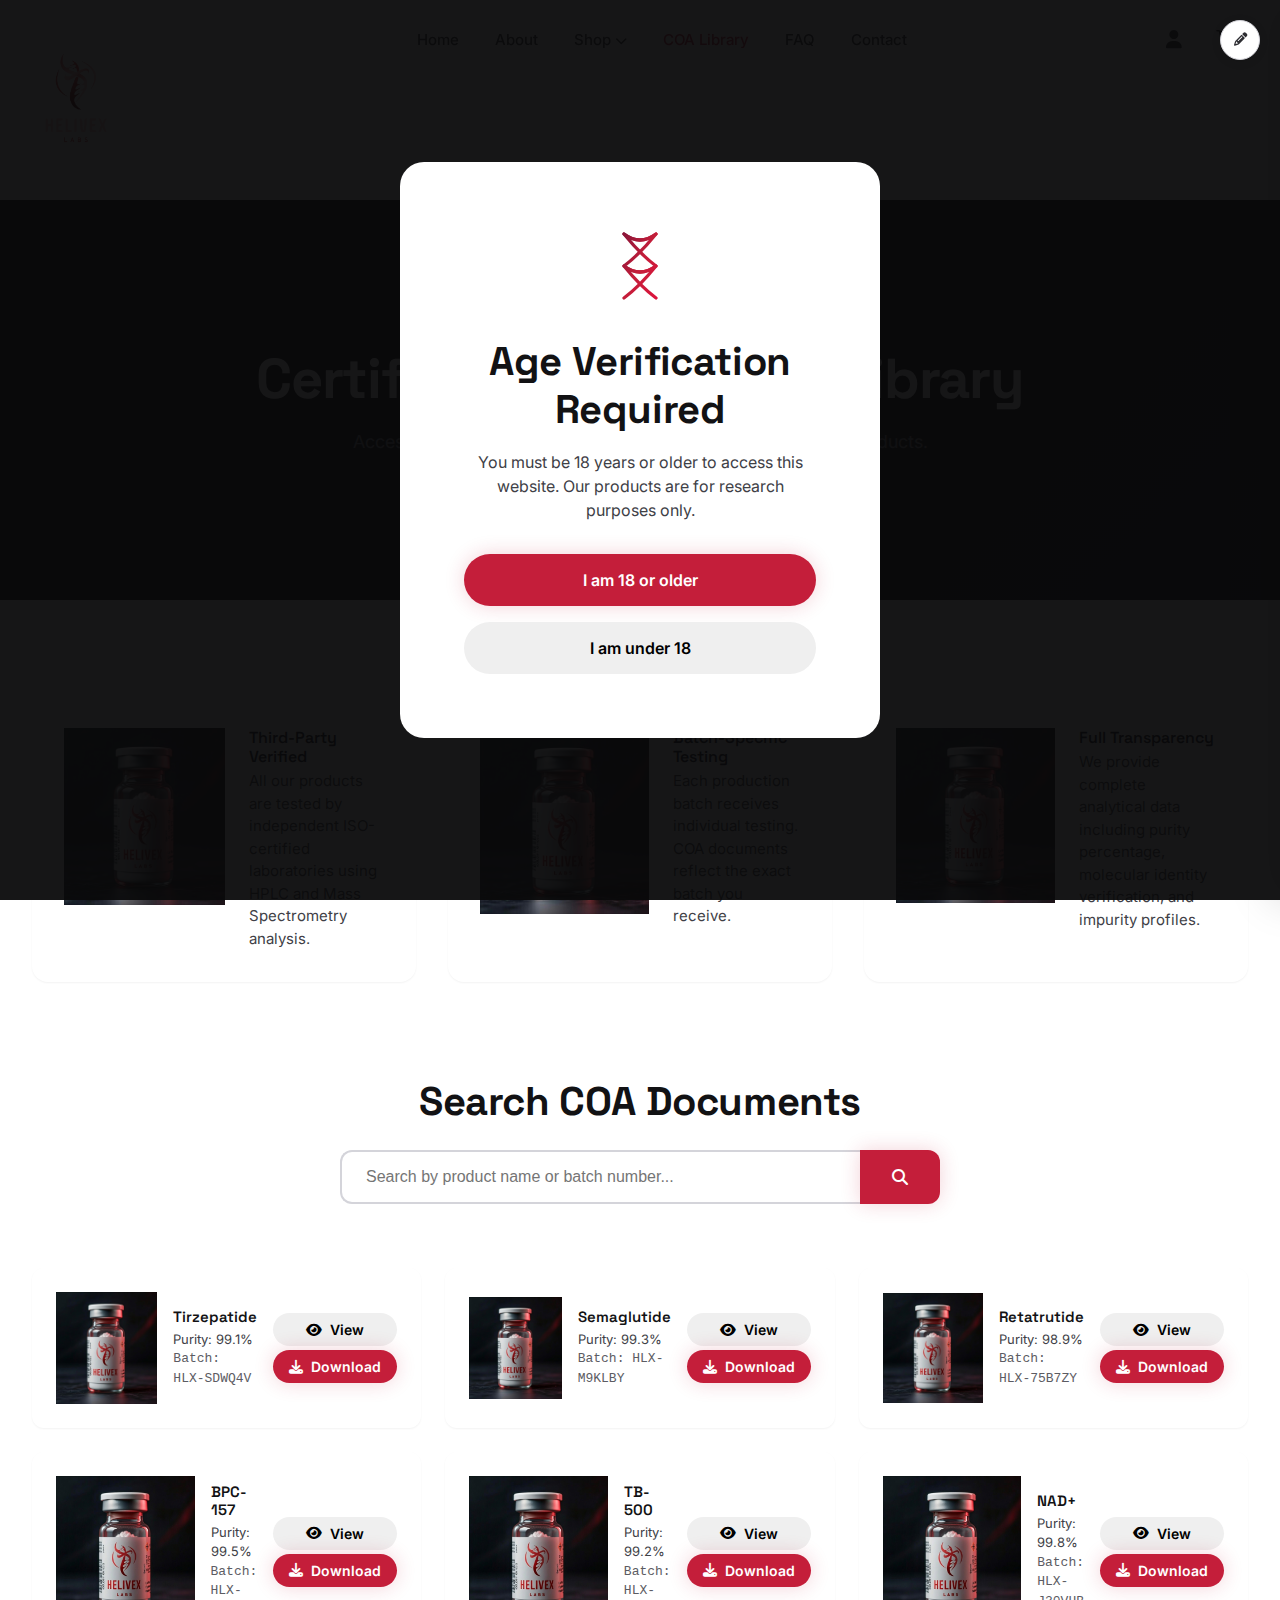
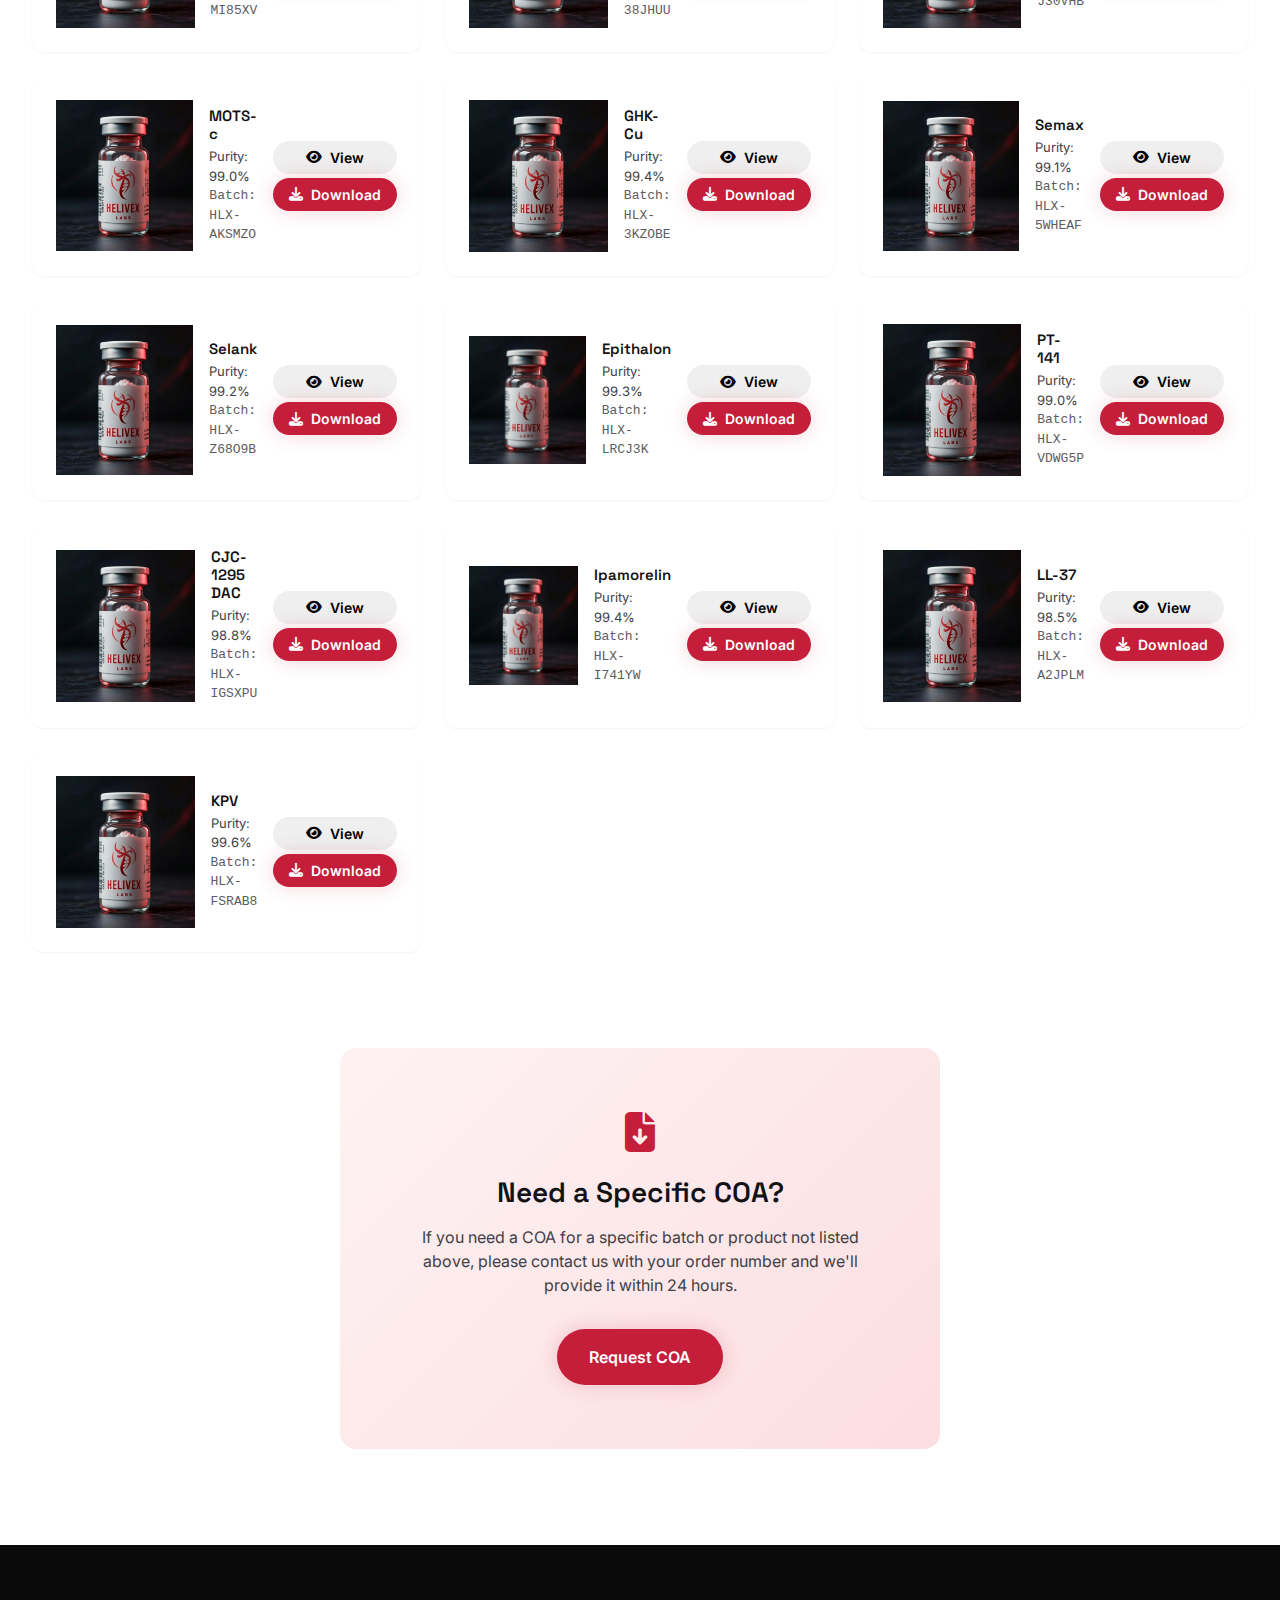
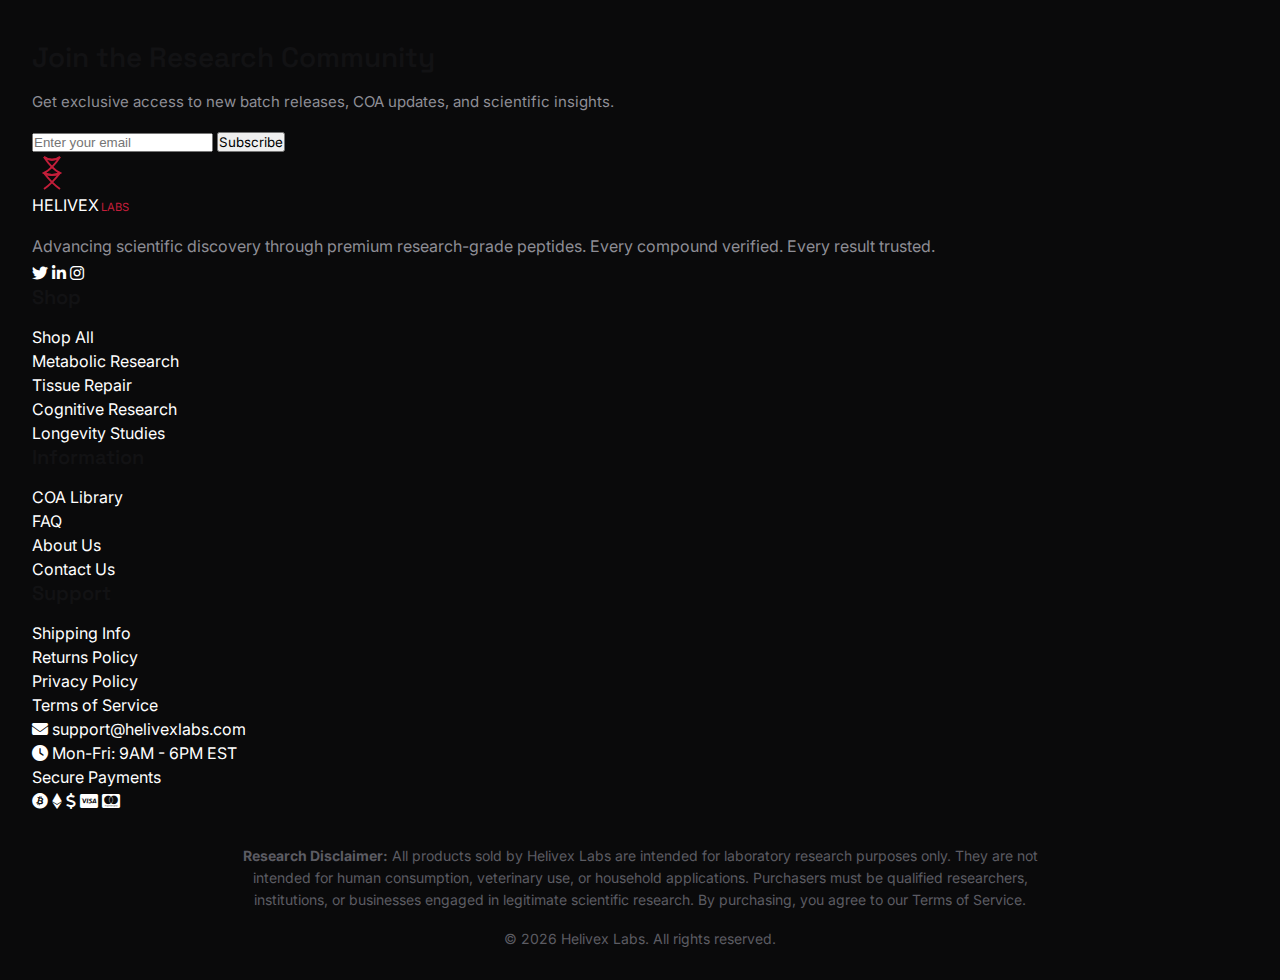
<file: coa.html>
<!DOCTYPE html>
<html lang="en">
<head>
    <meta charset="UTF-8">
    <meta name="viewport" content="width=device-width, initial-scale=1.0">
    <title>COA Library | Helivex Labs</title>
    <link rel="stylesheet" href="css/style.css">
    <link rel="stylesheet" href="css/animations.css">
    <link rel="stylesheet" href="css/pages.css">
    <link rel="preconnect" href="https://fonts.googleapis.com">
    <link rel="preconnect" href="https://fonts.gstatic.com" crossorigin>
    <link href="https://fonts.googleapis.com/css2?family=Inter:wght@300;400;500;600;700&family=Space+Grotesk:wght@400;500;600;700&display=swap" rel="stylesheet">
    <link rel="stylesheet" href="https://cdnjs.cloudflare.com/ajax/libs/font-awesome/6.4.0/css/all.min.css">
</head>
<body>
    <!-- Age Verification Modal -->
    <div id="age-modal" class="modal-overlay">
        <div class="age-modal">
            <div class="helix-icon-modal">
                <svg viewBox="0 0 100 100" class="helix-svg">
                    <defs>
                        <linearGradient id="helixGradient" x1="0%" y1="0%" x2="100%" y2="100%">
                            <stop offset="0%" style="stop-color:#8B1538"/>
                            <stop offset="50%" style="stop-color:#C41E3A"/>
                            <stop offset="100%" style="stop-color:#DC143C"/>
                        </linearGradient>
                    </defs>
                    <path class="helix-path" d="M30,10 Q50,25 70,10 Q50,35 30,50 Q50,65 70,50 Q50,75 30,90" stroke="url(#helixGradient)" fill="none" stroke-width="4"/>
                    <path class="helix-path-2" d="M70,10 Q50,25 30,10 Q50,35 70,50 Q50,65 30,50 Q50,75 70,90" stroke="url(#helixGradient)" fill="none" stroke-width="4"/>
                </svg>
            </div>
            <h2>Age Verification Required</h2>
            <p>You must be 18 years or older to access this website. Our products are for research purposes only.</p>
            <div class="age-buttons">
                <button class="btn btn-primary" onclick="verifyAge(true)">I am 18 or older</button>
                <button class="btn btn-secondary" onclick="verifyAge(false)">I am under 18</button>
            </div>
        </div>
    </div>

    <!-- Header -->
    <header class="header" id="header">
        <div class="header-container">
            <a href="index.html" class="logo">
                <img src="images/logo.png" alt="Helivex Labs Logo" class="logo-image">
            </a>

            <nav class="nav-main" id="nav-main">
                <ul class="nav-list">
                    <li><a href="index.html" class="nav-link">Home</a></li>
                    <li><a href="about.html" class="nav-link">About</a></li>
                    <li class="nav-dropdown">
                        <a href="shop.html" class="nav-link">Shop <i class="fas fa-chevron-down"></i></a>
                        <div class="dropdown-menu">
                            <a href="shop.html?category=all">All Peptides</a>
                            <a href="shop.html?category=metabolic">Metabolic Research</a>
                            <a href="shop.html?category=healing">Tissue Repair</a>
                            <a href="shop.html?category=cognitive">Cognitive Research</a>
                            <a href="shop.html?category=longevity">Longevity Studies</a>
                        </div>
                    </li>
                    <li><a href="coa.html" class="nav-link active">COA Library</a></li>
                    <li><a href="faq.html" class="nav-link">FAQ</a></li>
                    <li><a href="contact.html" class="nav-link">Contact</a></li>
                </ul>
            </nav>

            <div class="header-actions">
                <a href="dashboard.html" class="account-link" aria-label="Account">
                    <i class="fas fa-user"></i>
                </a>
                <button class="cart-toggle" id="cart-toggle" aria-label="Cart">
                    <i class="fas fa-shopping-cart"></i>
                    <span class="cart-count" id="cart-count">0</span>
                </button>
                <button class="mobile-menu-toggle" id="mobile-menu-toggle" aria-label="Menu">
                    <span></span>
                    <span></span>
                    <span></span>
                </button>
            </div>
        </div>
    </header>

    <!-- Cart Sidebar -->
    <aside class="cart-sidebar" id="cart-sidebar">
        <div class="cart-header">
            <h3>Your Cart</h3>
            <button class="cart-close" id="cart-close"><i class="fas fa-times"></i></button>
        </div>
        <div class="cart-items" id="cart-items"></div>
        <div class="cart-footer">
            <div class="cart-subtotal">
                <span>Subtotal:</span>
                <span id="cart-subtotal">$0.00</span>
            </div>
            <a href="checkout.html" class="btn btn-primary btn-block">Checkout</a>
        </div>
    </aside>
    <div class="cart-overlay" id="cart-overlay"></div>

    <!-- Page Header -->
    <section class="page-hero">
        <div class="container">
            <h1>Certificate of Analysis Library</h1>
            <p>Access third-party verified purity documentation for all our products.</p>
        </div>
    </section>

    <!-- COA Content -->
    <section class="coa-content section">
        <div class="container">
            <div class="coa-intro">
                <div class="intro-card">
                    <div class="intro-icon-img">
                        <img src="images/product-vial.jpg" alt="Verified">
                    </div>
                    <div class="intro-content">
                        <h3>Third-Party Verified</h3>
                        <p>All our products are tested by independent ISO-certified laboratories using HPLC and Mass Spectrometry analysis.</p>
                    </div>
                </div>
                <div class="intro-card">
                    <div class="intro-icon-img">
                        <img src="images/product-vial.jpg" alt="Batch Testing">
                    </div>
                    <div class="intro-content">
                        <h3>Batch-Specific Testing</h3>
                        <p>Each production batch receives individual testing. COA documents reflect the exact batch you receive.</p>
                    </div>
                </div>
                <div class="intro-card">
                    <div class="intro-icon-img">
                        <img src="images/product-vial.jpg" alt="Transparency">
                    </div>
                    <div class="intro-content">
                        <h3>Full Transparency</h3>
                        <p>We provide complete analytical data including purity percentage, molecular identity verification, and impurity profiles.</p>
                    </div>
                </div>
            </div>

            <div class="coa-search">
                <h2>Search COA Documents</h2>
                <div class="search-box">
                    <input type="text" placeholder="Search by product name or batch number..." id="coa-search">
                    <button class="btn btn-primary"><i class="fas fa-search"></i></button>
                </div>
            </div>

            <div class="coa-grid" id="coa-grid">
                <!-- COA items will be loaded here -->
            </div>

            <div class="coa-request">
                <div class="request-card">
                    <i class="fas fa-file-download"></i>
                    <h3>Need a Specific COA?</h3>
                    <p>If you need a COA for a specific batch or product not listed above, please contact us with your order number and we'll provide it within 24 hours.</p>
                    <a href="contact.html" class="btn btn-primary">Request COA</a>
                </div>
            </div>
        </div>
    </section>

    <!-- Footer -->
    <footer class="footer">
        <div class="footer-newsletter">
            <div class="container">
                <div class="newsletter-content">
                    <h3>Join the Research Community</h3>
                    <p>Get exclusive access to new batch releases, COA updates, and scientific insights.</p>
                    <form class="footer-newsletter-form">
                        <div class="input-group">
                            <input type="email" placeholder="Enter your email" required>
                            <button type="submit">Subscribe</button>
                        </div>
                    </form>
                </div>
            </div>
        </div>

        <div class="footer-main">
            <div class="container">
                <div class="footer-grid">
                    <div class="footer-brand">
                        <a href="index.html" class="footer-logo">
                            <div class="logo-icon">
                                <svg viewBox="0 0 50 50" class="logo-helix">
                                    <path d="M15,5 Q25,12 35,5 Q25,20 15,25 Q25,30 35,25 Q25,38 15,45" stroke="currentColor" fill="none" stroke-width="2.5"/>
                                    <path d="M35,5 Q25,12 15,5 Q25,20 35,25 Q25,30 15,25 Q25,38 35,45" stroke="currentColor" fill="none" stroke-width="2.5"/>
                                </svg>
                            </div>
                            <span>HELIVEX<span class="logo-accent">LABS</span></span>
                        </a>
                        <p class="brand-desc">Advancing scientific discovery through premium research-grade peptides. Every compound verified. Every result trusted.</p>
                        <div class="social-links">
                            <a href="#" aria-label="Twitter"><i class="fab fa-twitter"></i></a>
                            <a href="#" aria-label="LinkedIn"><i class="fab fa-linkedin-in"></i></a>
                            <a href="#" aria-label="Instagram"><i class="fab fa-instagram"></i></a>
                        </div>
                    </div>

                    <div class="footer-column">
                        <h4>Shop</h4>
                        <ul>
                            <li><a href="shop.html">Shop All</a></li>
                            <li><a href="shop.html?category=metabolic">Metabolic Research</a></li>
                            <li><a href="shop.html?category=healing">Tissue Repair</a></li>
                            <li><a href="shop.html?category=cognitive">Cognitive Research</a></li>
                            <li><a href="shop.html?category=longevity">Longevity Studies</a></li>
                        </ul>
                    </div>

                    <div class="footer-column">
                        <h4>Information</h4>
                        <ul>
                            <li><a href="coa.html">COA Library</a></li>
                            <li><a href="faq.html">FAQ</a></li>
                            <li><a href="about.html">About Us</a></li>
                            <li><a href="contact.html">Contact Us</a></li>
                        </ul>
                    </div>

                    <div class="footer-column">
                        <h4>Support</h4>
                        <ul>
                            <li><a href="faq.html?category=shipping">Shipping Info</a></li>
                            <li><a href="returns.html">Returns Policy</a></li>
                            <li><a href="privacy.html">Privacy Policy</a></li>
                            <li><a href="terms.html">Terms of Service</a></li>
                        </ul>
                    </div>
                </div>

                <div class="footer-contact-info">
                    <div class="contact-item">
                        <i class="fas fa-envelope"></i>
                        <span>support@helivexlabs.com</span>
                    </div>
                    <div class="contact-item">
                        <i class="fas fa-clock"></i>
                        <span>Mon-Fri: 9AM - 6PM EST</span>
                    </div>
                </div>

                <div class="footer-payment">
                    <div class="payment-label">Secure Payments</div>
                    <div class="payment-icons">
                        <i class="fab fa-bitcoin" title="Bitcoin"></i>
                        <i class="fab fa-ethereum" title="Ethereum"></i>
                        <i class="fas fa-dollar-sign" title="USDT"></i>
                        <i class="fab fa-cc-visa" title="Visa"></i>
                        <i class="fab fa-cc-mastercard" title="Mastercard"></i>
                    </div>
                </div>
            </div>
        </div>

        <div class="footer-bottom">
            <div class="container">
                <div class="footer-disclaimer">
                    <p><strong>Research Disclaimer:</strong> All products sold by Helivex Labs are intended for laboratory research purposes only. They are not intended for human consumption, veterinary use, or household applications. Purchasers must be qualified researchers, institutions, or businesses engaged in legitimate scientific research. By purchasing, you agree to our Terms of Service.</p>
                </div>
                <div class="footer-legal">
                    <p>&copy; 2026 Helivex Labs. All rights reserved.</p>
                </div>
            </div>
        </div>
    </footer>

    <button class="back-to-top" id="back-to-top" aria-label="Back to top">
        <i class="fas fa-chevron-up"></i>
    </button>

    <script src="js/products.js"></script>
    <script src="js/cart.js"></script>
    <script src="js/main.js"></script>
    <script src="js/logo-editor.js"></script>
    <script>
        // Load COA items
        document.addEventListener('DOMContentLoaded', function() {
            const container = document.getElementById('coa-grid');

            const coaItems = products.map(product => `
                <div class="coa-card">
                    <div class="coa-icon-img">
                        <img src="images/product-vial.jpg" alt="${product.name}">
                    </div>
                    <div class="coa-info">
                        <h4>${product.name}</h4>
                        <p>Purity: ${product.purity}</p>
                        <p class="coa-batch">Batch: HLX-${Math.random().toString(36).substring(2, 8).toUpperCase()}</p>
                    </div>
                    <div class="coa-actions">
                        <button class="btn btn-sm btn-secondary" onclick="viewCOA('${product.slug}')">
                            <i class="fas fa-eye"></i> View
                        </button>
                        <button class="btn btn-sm btn-primary" onclick="downloadCOA('${product.slug}')">
                            <i class="fas fa-download"></i> Download
                        </button>
                    </div>
                </div>
            `).join('');

            container.innerHTML = coaItems;
        });

        // Search functionality
        document.getElementById('coa-search').addEventListener('input', function(e) {
            const query = e.target.value.toLowerCase();
            document.querySelectorAll('.coa-card').forEach(card => {
                const name = card.querySelector('h4').textContent.toLowerCase();
                card.style.display = name.includes(query) ? 'flex' : 'none';
            });
        });

        function viewCOA(slug) {
            alert('COA viewer would open for: ' + slug + '\n\nIn production, this would display a PDF viewer with the Certificate of Analysis.');
        }

        function downloadCOA(slug) {
            alert('COA download initiated for: ' + slug + '\n\nIn production, this would download the PDF Certificate of Analysis.');
        }
    </script>
</body>
</html>
</file>
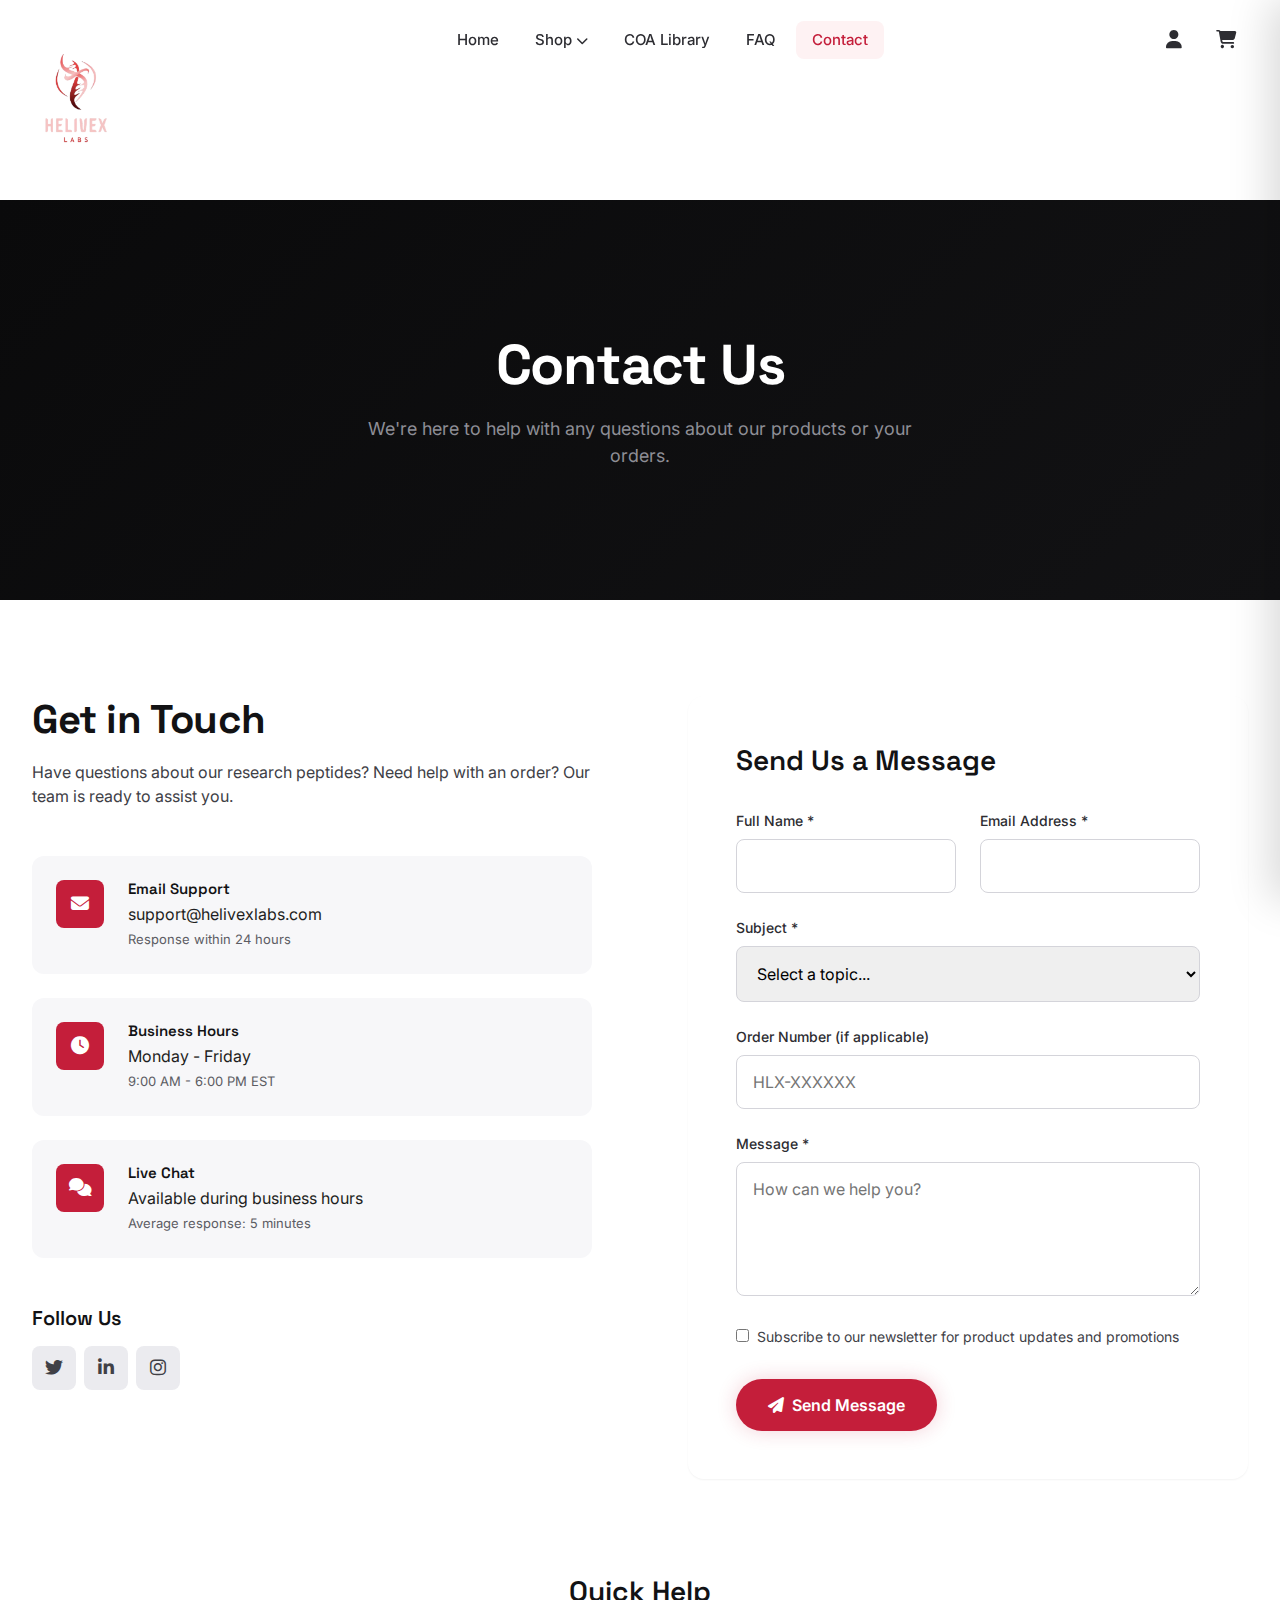
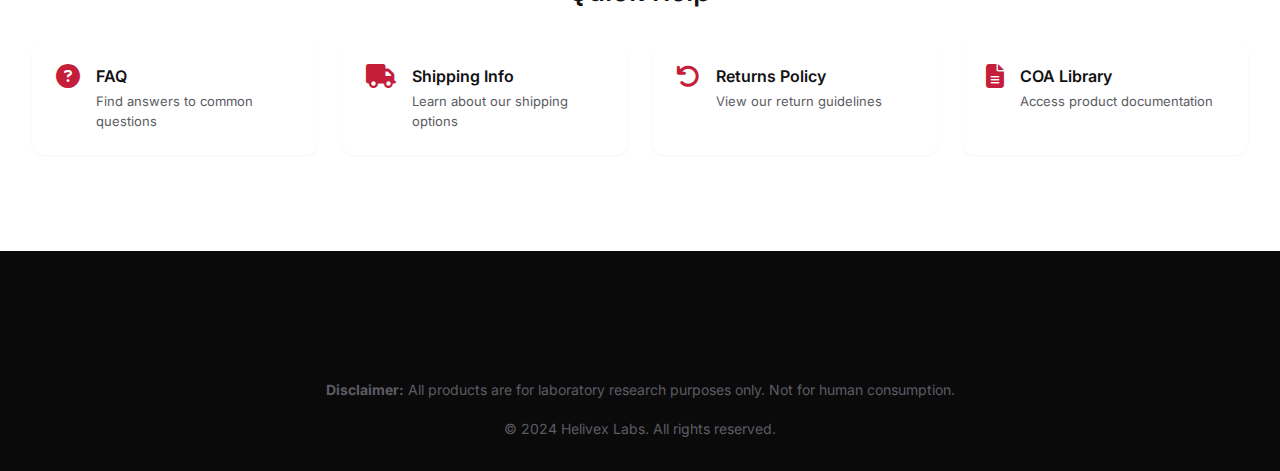
<file: contact.html>
<!DOCTYPE html>
<html lang="en">
<head>
    <meta charset="UTF-8">
    <meta name="viewport" content="width=device-width, initial-scale=1.0">
    <title>Contact Us | Helivex Labs</title>
    <link rel="stylesheet" href="css/style.css">
    <link rel="stylesheet" href="css/animations.css">
    <link rel="stylesheet" href="css/pages.css">
    <link rel="preconnect" href="https://fonts.googleapis.com">
    <link rel="preconnect" href="https://fonts.gstatic.com" crossorigin>
    <link href="https://fonts.googleapis.com/css2?family=Inter:wght@300;400;500;600;700&family=Space+Grotesk:wght@400;500;600;700&display=swap" rel="stylesheet">
    <link rel="stylesheet" href="https://cdnjs.cloudflare.com/ajax/libs/font-awesome/6.4.0/css/all.min.css">
</head>
<body>
    <!-- Header -->
    <header class="header" id="header">
        <div class="header-container">
            <a href="index.html" class="logo">
                <img src="images/logo.png" alt="Helivex Labs Logo" class="logo-image">
            </a>

            <nav class="nav-main" id="nav-main">
                <ul class="nav-list">
                    <li><a href="index.html" class="nav-link">Home</a></li>
                    <li class="nav-dropdown">
                        <a href="shop.html" class="nav-link">Shop <i class="fas fa-chevron-down"></i></a>
                        <div class="dropdown-menu">
                            <a href="shop.html?category=all">All Peptides</a>
                            <a href="shop.html?category=metabolic">Metabolic Research</a>
                            <a href="shop.html?category=healing">Tissue Repair</a>
                            <a href="shop.html?category=cognitive">Cognitive Research</a>
                            <a href="shop.html?category=longevity">Longevity Studies</a>
                        </div>
                    </li>
                    <li><a href="coa.html" class="nav-link">COA Library</a></li>
                    <li><a href="faq.html" class="nav-link">FAQ</a></li>
                    <li><a href="contact.html" class="nav-link active">Contact</a></li>
                </ul>
            </nav>

            <div class="header-actions">
                <a href="dashboard.html" class="account-link" aria-label="Account">
                    <i class="fas fa-user"></i>
                </a>
                <button class="cart-toggle" id="cart-toggle" aria-label="Cart">
                    <i class="fas fa-shopping-cart"></i>
                    <span class="cart-count" id="cart-count">0</span>
                </button>
                <button class="mobile-menu-toggle" id="mobile-menu-toggle" aria-label="Menu">
                    <span></span>
                    <span></span>
                    <span></span>
                </button>
            </div>
        </div>
    </header>

    <!-- Cart Sidebar -->
    <aside class="cart-sidebar" id="cart-sidebar">
        <div class="cart-header">
            <h3>Your Cart</h3>
            <button class="cart-close" id="cart-close"><i class="fas fa-times"></i></button>
        </div>
        <div class="cart-items" id="cart-items"></div>
        <div class="cart-footer">
            <div class="cart-subtotal">
                <span>Subtotal:</span>
                <span id="cart-subtotal">$0.00</span>
            </div>
            <a href="checkout.html" class="btn btn-primary btn-block">Checkout</a>
        </div>
    </aside>
    <div class="cart-overlay" id="cart-overlay"></div>

    <!-- Page Header -->
    <section class="page-hero">
        <div class="container">
            <h1>Contact Us</h1>
            <p>We're here to help with any questions about our products or your orders.</p>
        </div>
    </section>

    <!-- Contact Content -->
    <section class="contact-content section">
        <div class="container">
            <div class="contact-layout">
                <!-- Contact Info -->
                <div class="contact-info">
                    <h2>Get in Touch</h2>
                    <p>Have questions about our research peptides? Need help with an order? Our team is ready to assist you.</p>

                    <div class="info-cards">
                        <div class="info-card">
                            <div class="info-icon">
                                <i class="fas fa-envelope"></i>
                            </div>
                            <div class="info-content">
                                <h4>Email Support</h4>
                                <p>support@helivexlabs.com</p>
                                <span>Response within 24 hours</span>
                            </div>
                        </div>

                        <div class="info-card">
                            <div class="info-icon">
                                <i class="fas fa-clock"></i>
                            </div>
                            <div class="info-content">
                                <h4>Business Hours</h4>
                                <p>Monday - Friday</p>
                                <span>9:00 AM - 6:00 PM EST</span>
                            </div>
                        </div>

                        <div class="info-card">
                            <div class="info-icon">
                                <i class="fas fa-comments"></i>
                            </div>
                            <div class="info-content">
                                <h4>Live Chat</h4>
                                <p>Available during business hours</p>
                                <span>Average response: 5 minutes</span>
                            </div>
                        </div>
                    </div>

                    <div class="social-contact">
                        <h4>Follow Us</h4>
                        <div class="social-icons">
                            <a href="#" aria-label="Twitter"><i class="fab fa-twitter"></i></a>
                            <a href="#" aria-label="LinkedIn"><i class="fab fa-linkedin-in"></i></a>
                            <a href="#" aria-label="Instagram"><i class="fab fa-instagram"></i></a>
                        </div>
                    </div>
                </div>

                <!-- Contact Form -->
                <div class="contact-form-section">
                    <form class="contact-form" id="contact-form">
                        <h3>Send Us a Message</h3>

                        <div class="form-row">
                            <div class="form-group">
                                <label for="name">Full Name *</label>
                                <input type="text" id="name" name="name" required>
                            </div>
                            <div class="form-group">
                                <label for="email">Email Address *</label>
                                <input type="email" id="email" name="email" required>
                            </div>
                        </div>

                        <div class="form-group">
                            <label for="subject">Subject *</label>
                            <select id="subject" name="subject" required>
                                <option value="">Select a topic...</option>
                                <option value="order">Order Inquiry</option>
                                <option value="product">Product Question</option>
                                <option value="shipping">Shipping Issue</option>
                                <option value="technical">Technical Support</option>
                                <option value="wholesale">Wholesale Inquiry</option>
                                <option value="other">Other</option>
                            </select>
                        </div>

                        <div class="form-group">
                            <label for="order-number">Order Number (if applicable)</label>
                            <input type="text" id="order-number" name="orderNumber" placeholder="HLX-XXXXXX">
                        </div>

                        <div class="form-group">
                            <label for="message">Message *</label>
                            <textarea id="message" name="message" rows="5" required placeholder="How can we help you?"></textarea>
                        </div>

                        <div class="form-checkbox">
                            <input type="checkbox" id="newsletter" name="newsletter">
                            <label for="newsletter">Subscribe to our newsletter for product updates and promotions</label>
                        </div>

                        <button type="submit" class="btn btn-primary btn-lg">
                            <i class="fas fa-paper-plane"></i>
                            Send Message
                        </button>
                    </form>
                </div>
            </div>

            <!-- Quick Links -->
            <div class="quick-help">
                <h3>Quick Help</h3>
                <div class="help-links">
                    <a href="faq.html" class="help-link">
                        <i class="fas fa-question-circle"></i>
                        <div>
                            <span>FAQ</span>
                            <p>Find answers to common questions</p>
                        </div>
                    </a>
                    <a href="shipping.html" class="help-link">
                        <i class="fas fa-truck"></i>
                        <div>
                            <span>Shipping Info</span>
                            <p>Learn about our shipping options</p>
                        </div>
                    </a>
                    <a href="returns.html" class="help-link">
                        <i class="fas fa-undo"></i>
                        <div>
                            <span>Returns Policy</span>
                            <p>View our return guidelines</p>
                        </div>
                    </a>
                    <a href="coa.html" class="help-link">
                        <i class="fas fa-file-alt"></i>
                        <div>
                            <span>COA Library</span>
                            <p>Access product documentation</p>
                        </div>
                    </a>
                </div>
            </div>
        </div>
    </section>

    <!-- Footer -->
    <footer class="footer">
        <div class="container">
            <div class="footer-bottom">
                <div class="footer-disclaimer">
                    <p><strong>Disclaimer:</strong> All products are for laboratory research purposes only. Not for human consumption.</p>
                </div>
                <div class="footer-copyright">
                    <p>&copy; 2024 Helivex Labs. All rights reserved.</p>
                </div>
            </div>
        </div>
    </footer>

    <button class="back-to-top" id="back-to-top" aria-label="Back to top">
        <i class="fas fa-chevron-up"></i>
    </button>

    <script src="js/products.js"></script>
    <script src="js/cart.js"></script>
    <script src="js/main.js"></script>
    <script>
        // Contact form submission
        document.getElementById('contact-form').addEventListener('submit', function(e) {
            e.preventDefault();

            const btn = this.querySelector('button[type="submit"]');
            btn.innerHTML = '<i class="fas fa-spinner fa-spin"></i> Sending...';
            btn.disabled = true;

            // Simulate form submission
            setTimeout(() => {
                btn.innerHTML = '<i class="fas fa-check"></i> Message Sent!';
                btn.style.background = 'var(--success)';

                setTimeout(() => {
                    this.reset();
                    btn.innerHTML = '<i class="fas fa-paper-plane"></i> Send Message';
                    btn.style.background = '';
                    btn.disabled = false;

                    // Show success notification
                    const notification = document.createElement('div');
                    notification.innerHTML = '<i class="fas fa-check-circle"></i> Your message has been sent. We\'ll respond within 24 hours.';
                    notification.style.cssText = `
                        position: fixed;
                        bottom: 20px;
                        left: 50%;
                        transform: translateX(-50%);
                        background: var(--success);
                        color: white;
                        padding: 16px 24px;
                        border-radius: 8px;
                        display: flex;
                        align-items: center;
                        gap: 10px;
                        box-shadow: 0 10px 30px rgba(0, 0, 0, 0.2);
                        z-index: 1000;
                    `;
                    document.body.appendChild(notification);
                    setTimeout(() => notification.remove(), 5000);
                }, 2000);
            }, 1500);
        });
    </script>
</body>
</html>
</file>
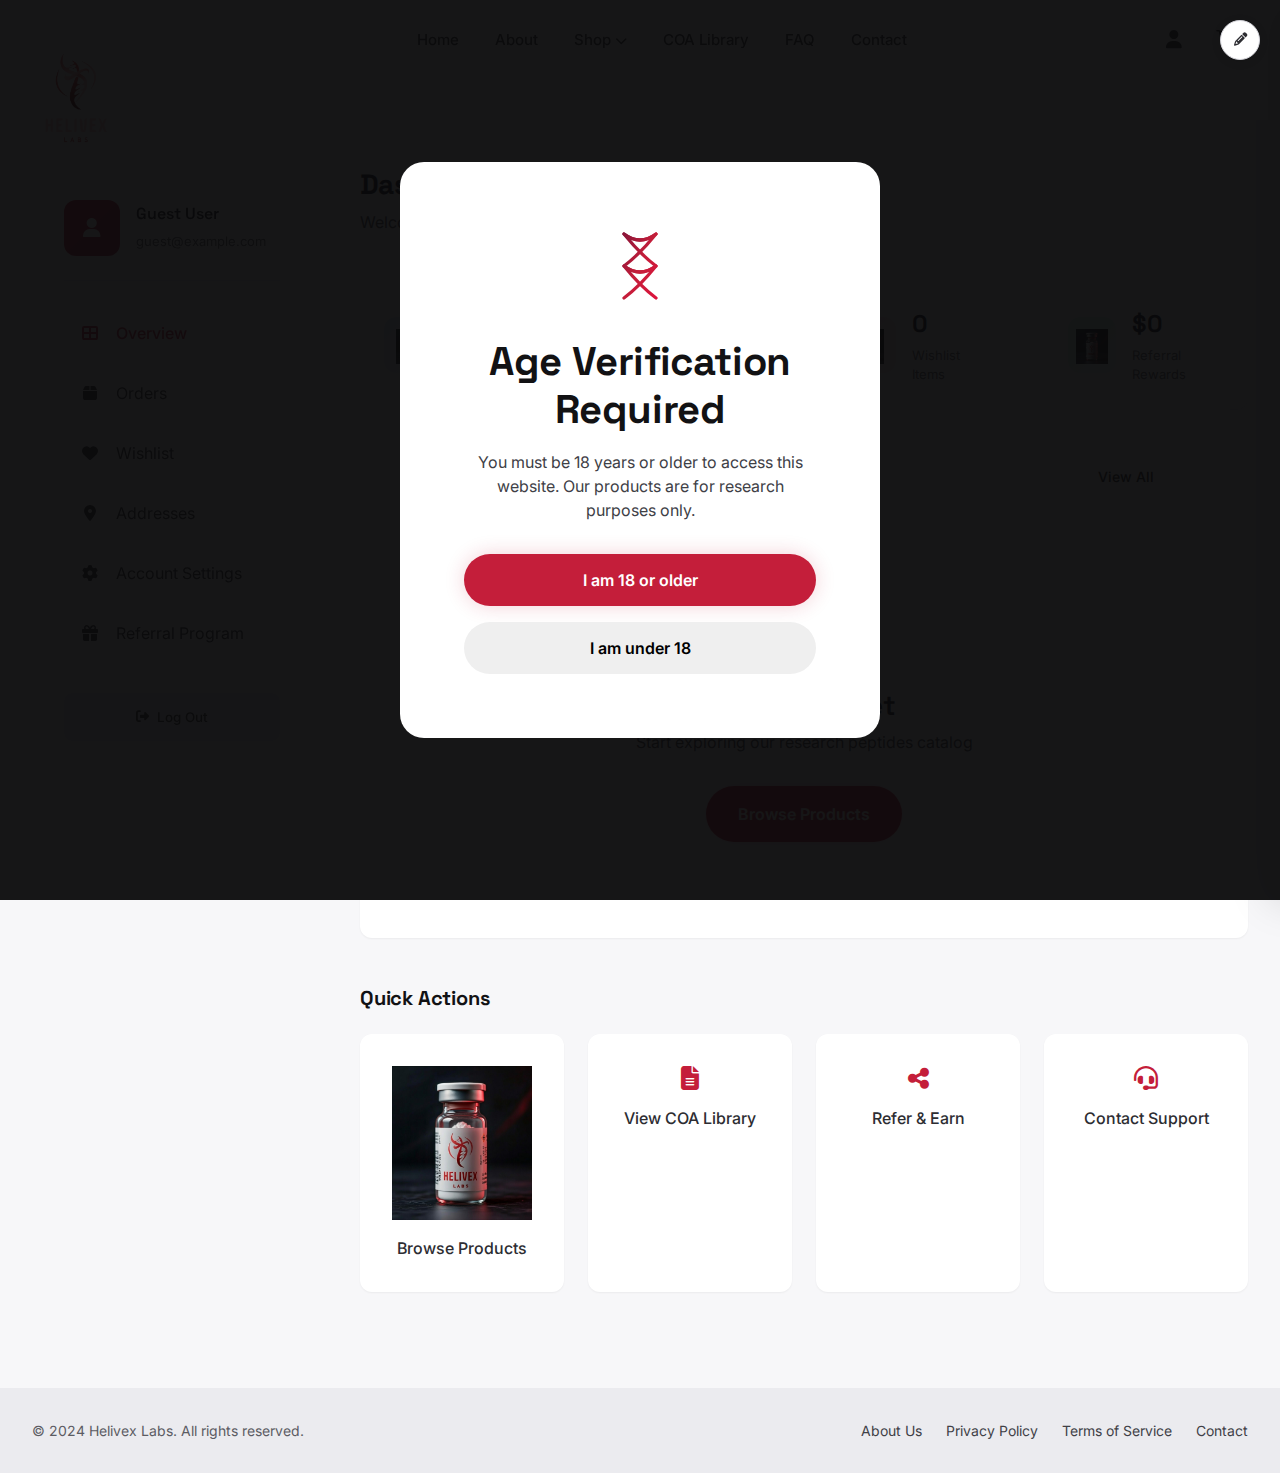
<file: dashboard.html>
<!DOCTYPE html>
<html lang="en">
<head>
    <meta charset="UTF-8">
    <meta name="viewport" content="width=device-width, initial-scale=1.0">
    <title>Customer Dashboard | Helivex Labs</title>
    <link rel="stylesheet" href="css/style.css">
    <link rel="stylesheet" href="css/animations.css">
    <link rel="stylesheet" href="css/dashboard.css">
    <link rel="preconnect" href="https://fonts.googleapis.com">
    <link rel="preconnect" href="https://fonts.gstatic.com" crossorigin>
    <link href="https://fonts.googleapis.com/css2?family=Inter:wght@300;400;500;600;700&family=Space+Grotesk:wght@400;500;600;700&display=swap" rel="stylesheet">
    <link rel="stylesheet" href="https://cdnjs.cloudflare.com/ajax/libs/font-awesome/6.4.0/css/all.min.css">
</head>
<body>
    <!-- Age Verification Modal -->
    <div id="age-modal" class="modal-overlay">
        <div class="age-modal">
            <div class="helix-icon-modal">
                <svg viewBox="0 0 100 100" class="helix-svg">
                    <defs>
                        <linearGradient id="helixGradient" x1="0%" y1="0%" x2="100%" y2="100%">
                            <stop offset="0%" style="stop-color:#8B1538"/>
                            <stop offset="50%" style="stop-color:#C41E3A"/>
                            <stop offset="100%" style="stop-color:#DC143C"/>
                        </linearGradient>
                    </defs>
                    <path class="helix-path" d="M30,10 Q50,25 70,10 Q50,35 30,50 Q50,65 70,50 Q50,75 30,90" stroke="url(#helixGradient)" fill="none" stroke-width="4"/>
                    <path class="helix-path-2" d="M70,10 Q50,25 30,10 Q50,35 70,50 Q50,65 30,50 Q50,75 70,90" stroke="url(#helixGradient)" fill="none" stroke-width="4"/>
                </svg>
            </div>
            <h2>Age Verification Required</h2>
            <p>You must be 18 years or older to access this website. Our products are for research purposes only.</p>
            <div class="age-buttons">
                <button class="btn btn-primary" onclick="verifyAge(true)">I am 18 or older</button>
                <button class="btn btn-secondary" onclick="verifyAge(false)">I am under 18</button>
            </div>
        </div>
    </div>

    <!-- Header -->
    <header class="header" id="header">
        <div class="header-container">
            <a href="index.html" class="logo">
                <img src="images/logo.png" alt="Helivex Labs Logo" class="logo-image">
            </a>

            <nav class="nav-main" id="nav-main">
                <ul class="nav-list">
                    <li><a href="index.html" class="nav-link">Home</a></li>
                    <li><a href="about.html" class="nav-link">About</a></li>
                    <li class="nav-dropdown">
                        <a href="shop.html" class="nav-link">Shop <i class="fas fa-chevron-down"></i></a>
                        <div class="dropdown-menu">
                            <a href="shop.html?category=all">All Peptides</a>
                            <a href="shop.html?category=metabolic">Metabolic Research</a>
                            <a href="shop.html?category=healing">Tissue Repair</a>
                            <a href="shop.html?category=cognitive">Cognitive Research</a>
                            <a href="shop.html?category=longevity">Longevity Studies</a>
                        </div>
                    </li>
                    <li><a href="coa.html" class="nav-link">COA Library</a></li>
                    <li><a href="faq.html" class="nav-link">FAQ</a></li>
                    <li><a href="contact.html" class="nav-link">Contact</a></li>
                </ul>
            </nav>

            <div class="header-actions">
                <a href="dashboard.html" class="account-link active" aria-label="Account">
                    <i class="fas fa-user"></i>
                </a>
                <button class="cart-toggle" id="cart-toggle" aria-label="Cart">
                    <i class="fas fa-shopping-cart"></i>
                    <span class="cart-count" id="cart-count">0</span>
                </button>
                <button class="mobile-menu-toggle" id="mobile-menu-toggle" aria-label="Menu">
                    <span></span>
                    <span></span>
                    <span></span>
                </button>
            </div>
        </div>
    </header>

    <!-- Cart Sidebar -->
    <aside class="cart-sidebar" id="cart-sidebar">
        <div class="cart-header">
            <h3>Your Cart</h3>
            <button class="cart-close" id="cart-close"><i class="fas fa-times"></i></button>
        </div>
        <div class="cart-items" id="cart-items"></div>
        <div class="cart-footer">
            <div class="cart-subtotal">
                <span>Subtotal:</span>
                <span id="cart-subtotal">$0.00</span>
            </div>
            <a href="checkout.html" class="btn btn-primary btn-block">Checkout</a>
        </div>
    </aside>
    <div class="cart-overlay" id="cart-overlay"></div>

    <!-- Dashboard Content -->
    <main class="dashboard">
        <div class="container">
            <div class="dashboard-layout">
                <!-- Sidebar Navigation -->
                <aside class="dashboard-sidebar">
                    <div class="sidebar-user">
                        <div class="user-avatar">
                            <i class="fas fa-user"></i>
                        </div>
                        <div class="user-info">
                            <h4 id="user-name">Guest User</h4>
                            <span id="user-email">guest@example.com</span>
                        </div>
                    </div>

                    <nav class="sidebar-nav">
                        <a href="#overview" class="nav-item active" data-tab="overview">
                            <i class="fas fa-th-large"></i>
                            <span>Overview</span>
                        </a>
                        <a href="#orders" class="nav-item" data-tab="orders">
                            <i class="fas fa-box"></i>
                            <span>Orders</span>
                        </a>
                        <a href="#wishlist" class="nav-item" data-tab="wishlist">
                            <i class="fas fa-heart"></i>
                            <span>Wishlist</span>
                        </a>
                        <a href="#addresses" class="nav-item" data-tab="addresses">
                            <i class="fas fa-map-marker-alt"></i>
                            <span>Addresses</span>
                        </a>
                        <a href="#account" class="nav-item" data-tab="account">
                            <i class="fas fa-cog"></i>
                            <span>Account Settings</span>
                        </a>
                        <a href="#referrals" class="nav-item" data-tab="referrals">
                            <i class="fas fa-gift"></i>
                            <span>Referral Program</span>
                        </a>
                    </nav>

                    <button class="logout-btn" id="logout-btn">
                        <i class="fas fa-sign-out-alt"></i>
                        <span>Log Out</span>
                    </button>
                </aside>

                <!-- Main Content -->
                <div class="dashboard-content">
                    <!-- Overview Tab -->
                    <div class="tab-content active" id="overview">
                        <div class="content-header">
                            <h1>Dashboard Overview</h1>
                            <p>Welcome back! Here's a summary of your account activity.</p>
                        </div>

                        <div class="stats-grid">
                            <div class="stat-card">
                                <div class="stat-icon orders">
                                    <div class="trust-icon-img" style="width: 32px; height: 32px;">
                                        <img src="images/product-vial.jpg" alt="Orders">
                                    </div>
                                </div>
                                <div class="stat-info">
                                    <span class="stat-value" id="stat-orders">0</span>
                                    <span class="stat-label">Total Orders</span>
                                </div>
                            </div>
                            <div class="stat-card">
                                <div class="stat-icon pending">
                                    <div class="trust-icon-img" style="width: 32px; height: 32px;">
                                        <img src="images/product-vial.jpg" alt="Pending">
                                    </div>
                                </div>
                                <div class="stat-info">
                                    <span class="stat-value" id="stat-pending">0</span>
                                    <span class="stat-label">Pending</span>
                                </div>
                            </div>
                            <div class="stat-card">
                                <div class="stat-icon wishlist">
                                    <div class="trust-icon-img" style="width: 32px; height: 32px;">
                                        <img src="images/product-vial.jpg" alt="Wishlist">
                                    </div>
                                </div>
                                <div class="stat-info">
                                    <span class="stat-value" id="stat-wishlist">0</span>
                                    <span class="stat-label">Wishlist Items</span>
                                </div>
                            </div>
                            <div class="stat-card">
                                <div class="stat-icon rewards">
                                    <div class="trust-icon-img" style="width: 32px; height: 32px;">
                                        <img src="images/product-vial.jpg" alt="Rewards">
                                    </div>
                                </div>
                                <div class="stat-info">
                                    <span class="stat-value" id="stat-rewards">$0</span>
                                    <span class="stat-label">Referral Rewards</span>
                                </div>
                            </div>
                        </div>

                        <div class="recent-orders">
                            <div class="section-header">
                                <h2>Recent Orders</h2>
                                <a href="#orders" class="view-all" onclick="switchTab('orders')">View All</a>
                            </div>
                            <div class="orders-table" id="recent-orders-table">
                                <div class="empty-state">
                                    <i class="fas fa-box-open"></i>
                                    <h3>No orders yet</h3>
                                    <p>Start exploring our research peptides catalog</p>
                                    <a href="shop.html" class="btn btn-primary">Browse Products</a>
                                </div>
                            </div>
                        </div>

                        <div class="quick-actions">
                            <h2>Quick Actions</h2>
                            <div class="actions-grid">
                                <a href="shop.html" class="action-card">
                                    <div class="action-icon-img">
                                        <img src="images/product-vial.jpg" alt="Products">
                                    </div>
                                    <span>Browse Products</span>
                                </a>
                                <a href="coa.html" class="action-card">
                                    <i class="fas fa-file-alt"></i>
                                    <span>View COA Library</span>
                                </a>
                                <a href="#referrals" class="action-card" onclick="switchTab('referrals')">
                                    <i class="fas fa-share-alt"></i>
                                    <span>Refer & Earn</span>
                                </a>
                                <a href="contact.html" class="action-card">
                                    <i class="fas fa-headset"></i>
                                    <span>Contact Support</span>
                                </a>
                            </div>
                        </div>
                    </div>

                    <!-- Orders Tab -->
                    <div class="tab-content" id="orders">
                        <div class="content-header">
                            <h1>Order History</h1>
                            <p>Track and manage all your orders</p>
                        </div>

                        <div class="orders-filters">
                            <div class="filter-tabs">
                                <button class="filter-tab active" data-filter="all">All Orders</button>
                                <button class="filter-tab" data-filter="pending">Pending</button>
                                <button class="filter-tab" data-filter="processing">Processing</button>
                                <button class="filter-tab" data-filter="shipped">Shipped</button>
                                <button class="filter-tab" data-filter="delivered">Delivered</button>
                            </div>
                        </div>

                        <div class="orders-list" id="orders-list">
                            <!-- Orders loaded via JS -->
                        </div>
                    </div>

                    <!-- Wishlist Tab -->
                    <div class="tab-content" id="wishlist">
                        <div class="content-header">
                            <h1>My Wishlist</h1>
                            <p>Items you've saved for later</p>
                        </div>

                        <div class="wishlist-grid" id="wishlist-grid">
                            <!-- Wishlist items loaded via JS -->
                        </div>
                    </div>

                    <!-- Addresses Tab -->
                    <div class="tab-content" id="addresses">
                        <div class="content-header">
                            <h1>Saved Addresses</h1>
                            <p>Manage your shipping addresses</p>
                        </div>

                        <div class="addresses-grid" id="addresses-grid">
                            <div class="add-address-card" onclick="showAddAddressModal()">
                                <i class="fas fa-plus"></i>
                                <span>Add New Address</span>
                            </div>
                            <!-- Addresses loaded via JS -->
                        </div>
                    </div>

                    <!-- Account Settings Tab -->
                    <div class="tab-content" id="account">
                        <div class="content-header">
                            <h1>Account Settings</h1>
                            <p>Manage your account information</p>
                        </div>

                        <div class="settings-sections">
                            <div class="settings-section">
                                <h3>Personal Information</h3>
                                <form class="settings-form" id="personal-info-form">
                                    <div class="form-row">
                                        <div class="form-group">
                                            <label>First Name</label>
                                            <input type="text" id="settings-first-name" placeholder="John">
                                        </div>
                                        <div class="form-group">
                                            <label>Last Name</label>
                                            <input type="text" id="settings-last-name" placeholder="Doe">
                                        </div>
                                    </div>
                                    <div class="form-group">
                                        <label>Email Address</label>
                                        <input type="email" id="settings-email" placeholder="john@example.com">
                                    </div>
                                    <div class="form-group">
                                        <label>Phone Number</label>
                                        <input type="tel" id="settings-phone" placeholder="+1 (555) 000-0000">
                                    </div>
                                    <div class="form-group">
                                        <label>Company / Institution</label>
                                        <input type="text" id="settings-company" placeholder="Research Lab, University, etc.">
                                    </div>
                                    <button type="submit" class="btn btn-primary">Save Changes</button>
                                </form>
                            </div>

                            <div class="settings-section">
                                <h3>Change Password</h3>
                                <form class="settings-form" id="password-form">
                                    <div class="form-group">
                                        <label>Current Password</label>
                                        <input type="password" id="current-password">
                                    </div>
                                    <div class="form-group">
                                        <label>New Password</label>
                                        <input type="password" id="new-password">
                                    </div>
                                    <div class="form-group">
                                        <label>Confirm New Password</label>
                                        <input type="password" id="confirm-password">
                                    </div>
                                    <button type="submit" class="btn btn-primary">Update Password</button>
                                </form>
                            </div>

                            <div class="settings-section">
                                <h3>Notification Preferences</h3>
                                <div class="notification-options">
                                    <label class="toggle-option">
                                        <span>Order Updates</span>
                                        <input type="checkbox" checked>
                                        <span class="toggle"></span>
                                    </label>
                                    <label class="toggle-option">
                                        <span>New Product Announcements</span>
                                        <input type="checkbox" checked>
                                        <span class="toggle"></span>
                                    </label>
                                    <label class="toggle-option">
                                        <span>Promotional Offers</span>
                                        <input type="checkbox">
                                        <span class="toggle"></span>
                                    </label>
                                    <label class="toggle-option">
                                        <span>Newsletter</span>
                                        <input type="checkbox" checked>
                                        <span class="toggle"></span>
                                    </label>
                                </div>
                            </div>
                        </div>
                    </div>

                    <!-- Referrals Tab -->
                    <div class="tab-content" id="referrals">
                        <div class="content-header">
                            <h1>Referral Program</h1>
                            <p>Share with colleagues and earn rewards</p>
                        </div>

                        <div class="referral-hero">
                            <div class="referral-info">
                                <h2>Earn $25 for Every Referral</h2>
                                <p>Share your unique referral code with fellow researchers. When they make their first purchase, you'll earn $25 in store credit!</p>
                                <div class="referral-code-box">
                                    <label>Your Referral Code</label>
                                    <div class="code-display">
                                        <span id="referral-code">HELIVEX-GUEST</span>
                                        <button class="copy-btn" onclick="copyReferralCode()">
                                            <i class="fas fa-copy"></i>
                                        </button>
                                    </div>
                                </div>
                                <div class="share-buttons">
                                    <button class="share-btn twitter">
                                        <i class="fab fa-twitter"></i>
                                        Twitter
                                    </button>
                                    <button class="share-btn linkedin">
                                        <i class="fab fa-linkedin"></i>
                                        LinkedIn
                                    </button>
                                    <button class="share-btn email">
                                        <i class="fas fa-envelope"></i>
                                        Email
                                    </button>
                                </div>
                            </div>
                            <div class="referral-stats">
                                <div class="referral-stat">
                                    <span class="stat-value" id="referral-count">0</span>
                                    <span class="stat-label">Total Referrals</span>
                                </div>
                                <div class="referral-stat">
                                    <span class="stat-value" id="referral-earnings">$0</span>
                                    <span class="stat-label">Total Earned</span>
                                </div>
                                <div class="referral-stat">
                                    <span class="stat-value" id="referral-pending">$0</span>
                                    <span class="stat-label">Pending Rewards</span>
                                </div>
                            </div>
                        </div>

                        <div class="referral-history">
                            <h3>Referral History</h3>
                            <div class="referral-table" id="referral-table">
                                <div class="empty-state small">
                                    <i class="fas fa-users"></i>
                                    <p>No referrals yet. Share your code to start earning!</p>
                                </div>
                            </div>
                        </div>

                        <div class="referral-terms">
                            <h4>Program Terms</h4>
                            <ul>
                                <li>Rewards are credited after the referred customer's first order is delivered</li>
                                <li>Store credit can be applied to any future order</li>
                                <li>There's no limit to how many friends you can refer</li>
                                <li>Your referred friends also get 15% off their first order</li>
                            </ul>
                        </div>
                    </div>
                </div>
            </div>
        </div>
    </main>

    <!-- Footer -->
    <footer class="footer footer-minimal">
        <div class="container">
            <div class="footer-bottom">
                <p>&copy; 2024 Helivex Labs. All rights reserved.</p>
                <div class="footer-links-inline">
                    <a href="about.html">About Us</a>
                    <a href="privacy.html">Privacy Policy</a>
                    <a href="terms.html">Terms of Service</a>
                    <a href="contact.html">Contact</a>
                </div>
            </div>
        </div>
    </footer>

    <script src="js/products.js"></script>
    <script src="js/cart.js"></script>
    <script src="js/main.js"></script>
    <script src="js/logo-editor.js"></script>
    <script src="js/dashboard.js"></script>
</body>
</html>
</file>
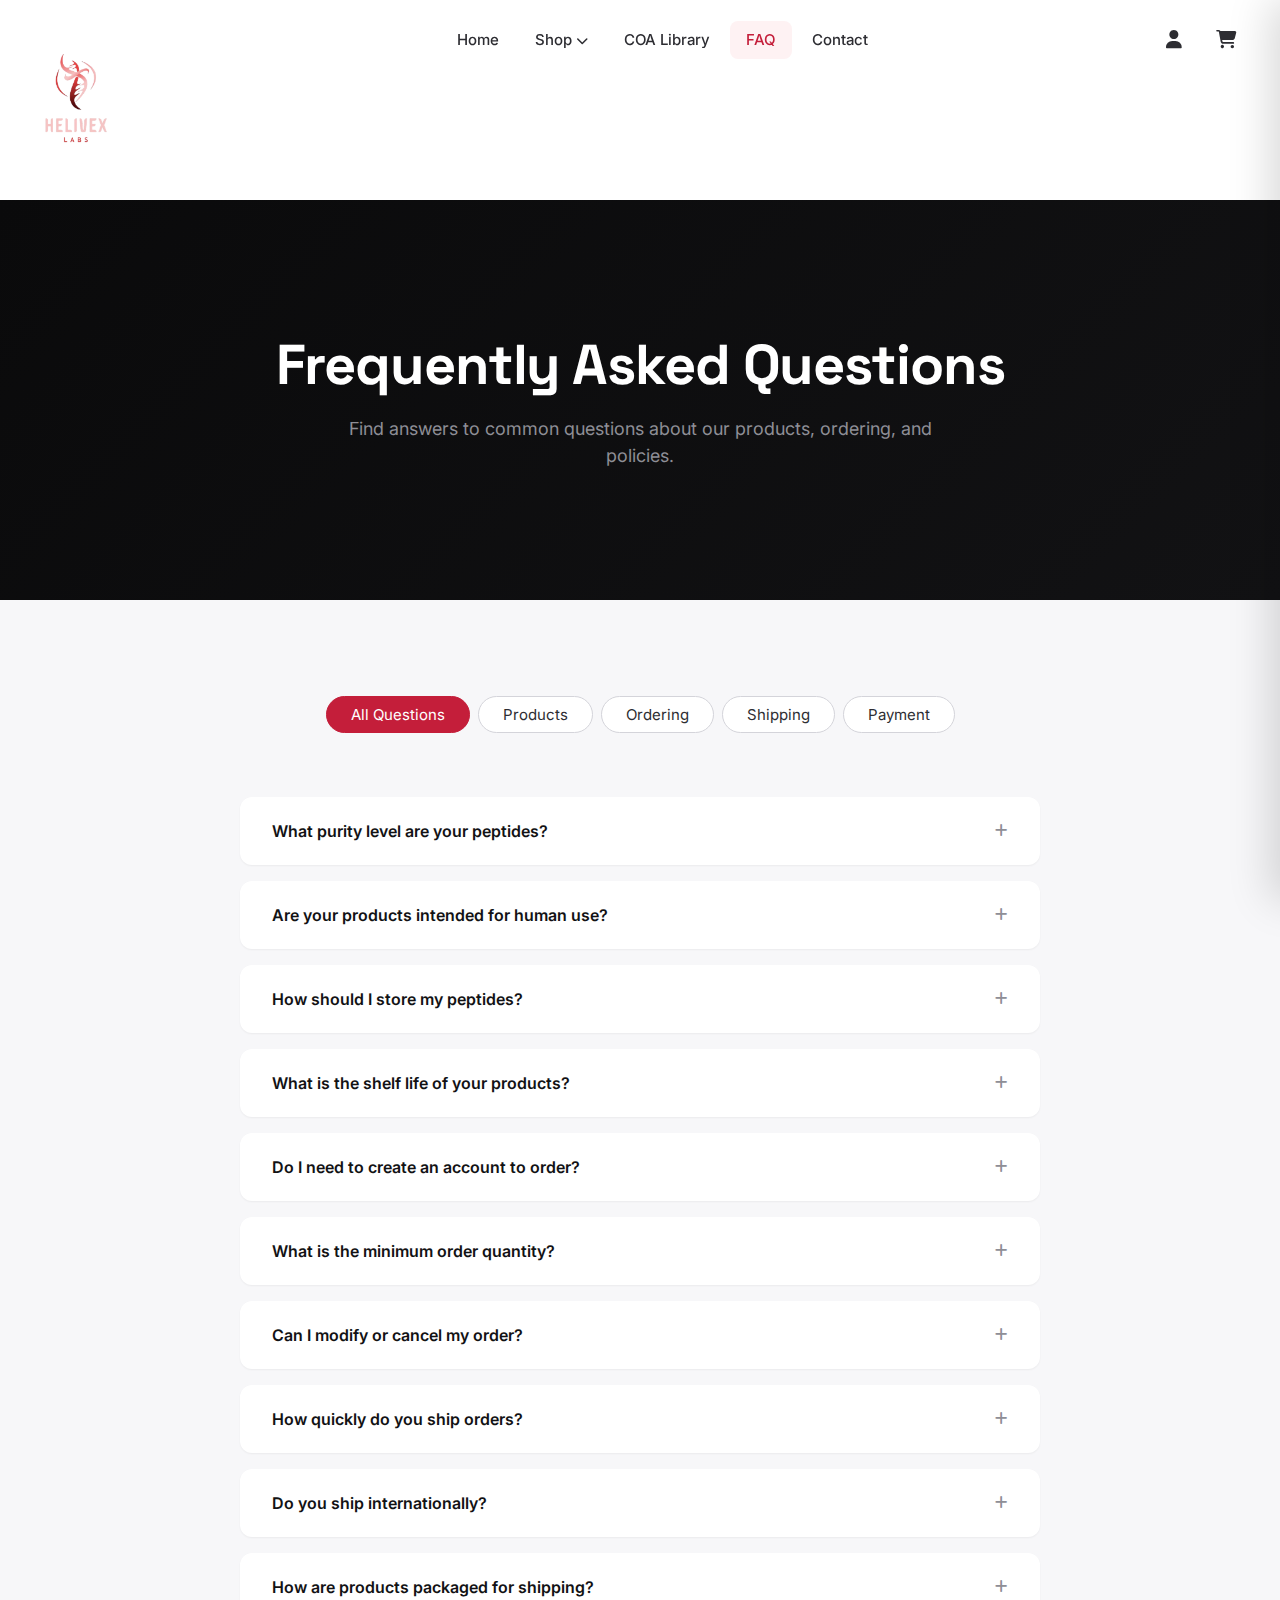
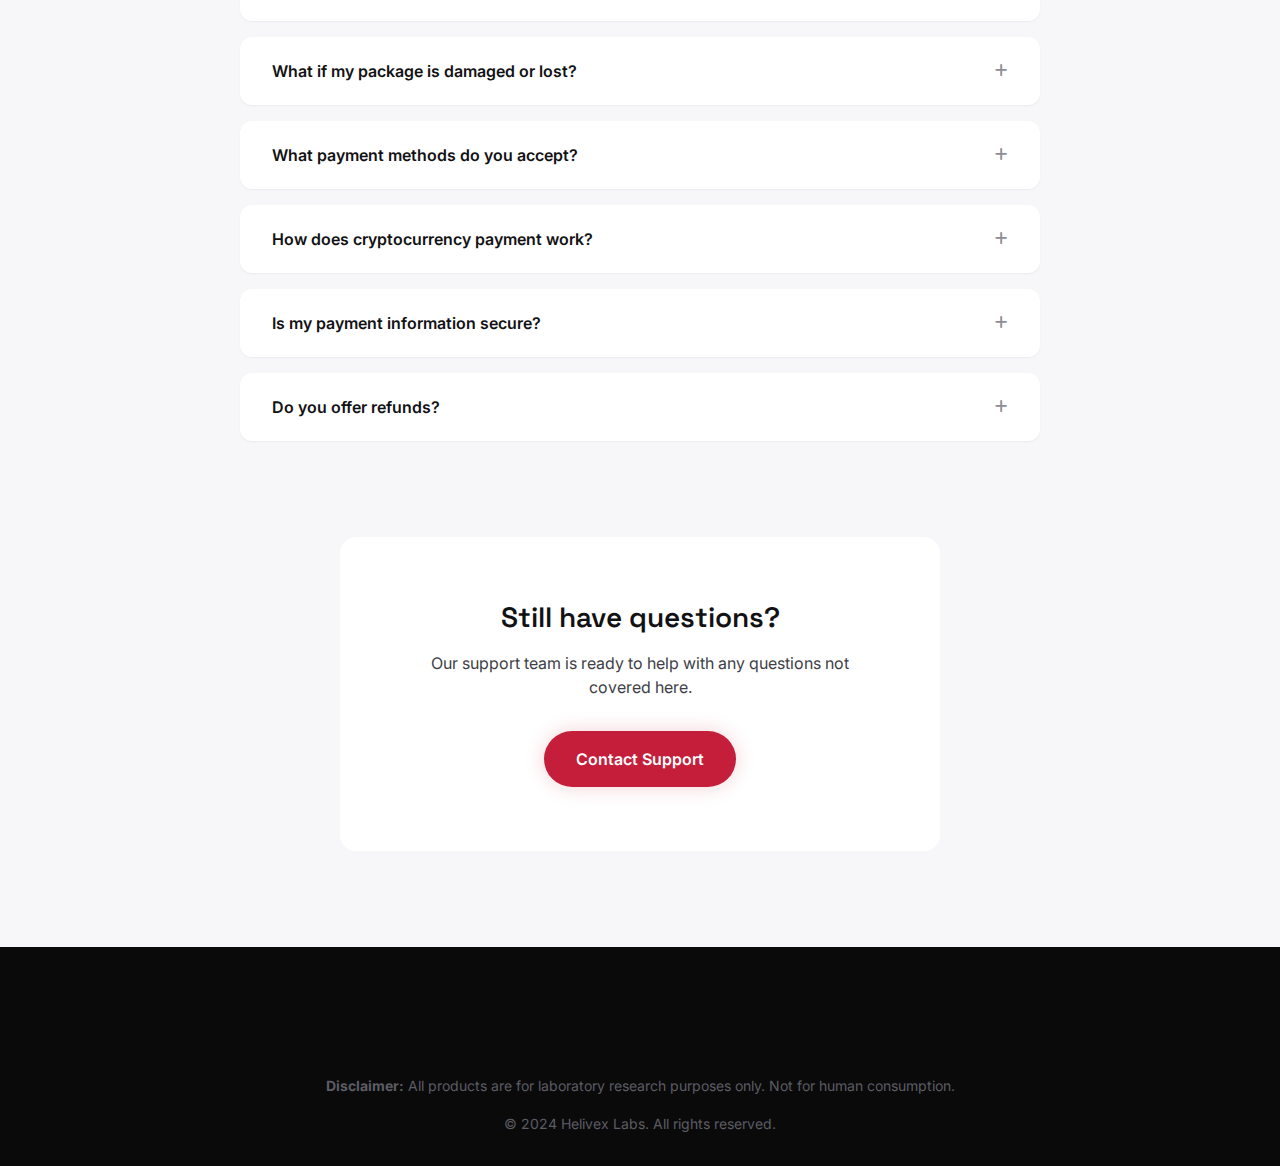
<file: faq.html>
<!DOCTYPE html>
<html lang="en">
<head>
    <meta charset="UTF-8">
    <meta name="viewport" content="width=device-width, initial-scale=1.0">
    <title>FAQ | Helivex Labs</title>
    <link rel="stylesheet" href="css/style.css">
    <link rel="stylesheet" href="css/animations.css">
    <link rel="stylesheet" href="css/pages.css">
    <link rel="preconnect" href="https://fonts.googleapis.com">
    <link rel="preconnect" href="https://fonts.gstatic.com" crossorigin>
    <link href="https://fonts.googleapis.com/css2?family=Inter:wght@300;400;500;600;700&family=Space+Grotesk:wght@400;500;600;700&display=swap" rel="stylesheet">
    <link rel="stylesheet" href="https://cdnjs.cloudflare.com/ajax/libs/font-awesome/6.4.0/css/all.min.css">
</head>
<body>
    <!-- Header -->
    <header class="header" id="header">
        <div class="header-container">
            <a href="index.html" class="logo">
                <img src="images/logo.png" alt="Helivex Labs Logo" class="logo-image">
            </a>

            <nav class="nav-main" id="nav-main">
                <ul class="nav-list">
                    <li><a href="index.html" class="nav-link">Home</a></li>
                    <li class="nav-dropdown">
                        <a href="shop.html" class="nav-link">Shop <i class="fas fa-chevron-down"></i></a>
                        <div class="dropdown-menu">
                            <a href="shop.html?category=all">All Peptides</a>
                            <a href="shop.html?category=metabolic">Metabolic Research</a>
                            <a href="shop.html?category=healing">Tissue Repair</a>
                            <a href="shop.html?category=cognitive">Cognitive Research</a>
                            <a href="shop.html?category=longevity">Longevity Studies</a>
                        </div>
                    </li>
                    <li><a href="coa.html" class="nav-link">COA Library</a></li>
                    <li><a href="faq.html" class="nav-link active">FAQ</a></li>
                    <li><a href="contact.html" class="nav-link">Contact</a></li>
                </ul>
            </nav>

            <div class="header-actions">
                <a href="dashboard.html" class="account-link" aria-label="Account">
                    <i class="fas fa-user"></i>
                </a>
                <button class="cart-toggle" id="cart-toggle" aria-label="Cart">
                    <i class="fas fa-shopping-cart"></i>
                    <span class="cart-count" id="cart-count">0</span>
                </button>
                <button class="mobile-menu-toggle" id="mobile-menu-toggle" aria-label="Menu">
                    <span></span>
                    <span></span>
                    <span></span>
                </button>
            </div>
        </div>
    </header>

    <!-- Cart Sidebar -->
    <aside class="cart-sidebar" id="cart-sidebar">
        <div class="cart-header">
            <h3>Your Cart</h3>
            <button class="cart-close" id="cart-close"><i class="fas fa-times"></i></button>
        </div>
        <div class="cart-items" id="cart-items"></div>
        <div class="cart-footer">
            <div class="cart-subtotal">
                <span>Subtotal:</span>
                <span id="cart-subtotal">$0.00</span>
            </div>
            <a href="checkout.html" class="btn btn-primary btn-block">Checkout</a>
        </div>
    </aside>
    <div class="cart-overlay" id="cart-overlay"></div>

    <!-- Page Header -->
    <section class="page-hero">
        <div class="container">
            <h1>Frequently Asked Questions</h1>
            <p>Find answers to common questions about our products, ordering, and policies.</p>
        </div>
    </section>

    <!-- FAQ Content -->
    <section class="faq-content section">
        <div class="container">
            <div class="faq-categories">
                <button class="faq-cat-btn active" data-category="all">All Questions</button>
                <button class="faq-cat-btn" data-category="products">Products</button>
                <button class="faq-cat-btn" data-category="ordering">Ordering</button>
                <button class="faq-cat-btn" data-category="shipping">Shipping</button>
                <button class="faq-cat-btn" data-category="payment">Payment</button>
            </div>

            <div class="faq-list">
                <!-- Products -->
                <div class="faq-item" data-category="products">
                    <button class="faq-question">
                        <span>What purity level are your peptides?</span>
                        <i class="fas fa-plus"></i>
                    </button>
                    <div class="faq-answer">
                        <p>All Helivex Labs peptides are manufactured to a minimum purity of 98%, with most products exceeding 99% purity. Every batch undergoes rigorous third-party HPLC and mass spectrometry testing. Certificates of Analysis (COA) are available for all products in our COA Library.</p>
                    </div>
                </div>

                <div class="faq-item" data-category="products">
                    <button class="faq-question">
                        <span>Are your products intended for human use?</span>
                        <i class="fas fa-plus"></i>
                    </button>
                    <div class="faq-answer">
                        <p><strong>No.</strong> All Helivex Labs products are sold strictly for in vitro research, laboratory experimentation, and educational purposes only. They are not intended for human or veterinary use, and are not to be used for food additives, drugs, or household chemicals. By purchasing, you confirm you are a qualified researcher or institution.</p>
                    </div>
                </div>

                <div class="faq-item" data-category="products">
                    <button class="faq-question">
                        <span>How should I store my peptides?</span>
                        <i class="fas fa-plus"></i>
                    </button>
                    <div class="faq-answer">
                        <p>For optimal stability, store lyophilized (powder) peptides at -20°C or colder. Once reconstituted, peptides should be stored at 4°C and used within 2-4 weeks. Always protect from light and moisture. Avoid repeated freeze-thaw cycles by aliquoting reconstituted peptides into smaller portions.</p>
                    </div>
                </div>

                <div class="faq-item" data-category="products">
                    <button class="faq-question">
                        <span>What is the shelf life of your products?</span>
                        <i class="fas fa-plus"></i>
                    </button>
                    <div class="faq-answer">
                        <p>Properly stored lyophilized peptides maintain their integrity for 24+ months when kept at -20°C. Reconstituted peptides should be used within 2-4 weeks when refrigerated. All products display manufacturing and expiration dates on the label.</p>
                    </div>
                </div>

                <!-- Ordering -->
                <div class="faq-item" data-category="ordering">
                    <button class="faq-question">
                        <span>Do I need to create an account to order?</span>
                        <i class="fas fa-plus"></i>
                    </button>
                    <div class="faq-answer">
                        <p>No, you can checkout as a guest. However, creating an account provides benefits including order tracking, faster checkout, order history access, and eligibility for our referral program rewards.</p>
                    </div>
                </div>

                <div class="faq-item" data-category="ordering">
                    <button class="faq-question">
                        <span>What is the minimum order quantity?</span>
                        <i class="fas fa-plus"></i>
                    </button>
                    <div class="faq-answer">
                        <p>There is no minimum order quantity. You can purchase single vials of any product. We also offer bulk pricing for larger orders - contact us for institutional or volume pricing.</p>
                    </div>
                </div>

                <div class="faq-item" data-category="ordering">
                    <button class="faq-question">
                        <span>Can I modify or cancel my order?</span>
                        <i class="fas fa-plus"></i>
                    </button>
                    <div class="faq-answer">
                        <p>Orders can be modified or cancelled within 1 hour of placement. After that window, orders enter processing and cannot be changed. Please contact support@helivexlabs.com immediately if you need to make changes.</p>
                    </div>
                </div>

                <!-- Shipping -->
                <div class="faq-item" data-category="shipping">
                    <button class="faq-question">
                        <span>How quickly do you ship orders?</span>
                        <i class="fas fa-plus"></i>
                    </button>
                    <div class="faq-answer">
                        <p>Orders placed before 2PM EST on business days ship the same day. Orders placed after 2PM EST or on weekends/holidays ship the next business day. You'll receive a tracking number via email once your order ships.</p>
                    </div>
                </div>

                <div class="faq-item" data-category="shipping">
                    <button class="faq-question">
                        <span>Do you ship internationally?</span>
                        <i class="fas fa-plus"></i>
                    </button>
                    <div class="faq-answer">
                        <p>Yes, we ship to most countries worldwide. International shipments typically arrive within 7-14 business days depending on destination and customs processing. Note that the customer is responsible for any import duties or taxes. Some countries have restrictions on peptide imports - please verify your local regulations before ordering.</p>
                    </div>
                </div>

                <div class="faq-item" data-category="shipping">
                    <button class="faq-question">
                        <span>How are products packaged for shipping?</span>
                        <i class="fas fa-plus"></i>
                    </button>
                    <div class="faq-answer">
                        <p>All orders are shipped in discrete, plain packaging with no external branding. Products are packaged with appropriate insulation and cold packs when necessary to maintain stability during transit. Each vial is individually sealed and protected.</p>
                    </div>
                </div>

                <div class="faq-item" data-category="shipping">
                    <button class="faq-question">
                        <span>What if my package is damaged or lost?</span>
                        <i class="fas fa-plus"></i>
                    </button>
                    <div class="faq-answer">
                        <p>We stand behind our products and shipping. If your package arrives damaged, please photograph the damage and contact us within 48 hours. For lost packages, contact us with your order number and we'll work with the carrier to resolve the issue or provide a replacement.</p>
                    </div>
                </div>

                <!-- Payment -->
                <div class="faq-item" data-category="payment">
                    <button class="faq-question">
                        <span>What payment methods do you accept?</span>
                        <i class="fas fa-plus"></i>
                    </button>
                    <div class="faq-answer">
                        <p>We accept cryptocurrency (Bitcoin, Ethereum, USDT, Litecoin) and major credit/debit cards (Visa, Mastercard, American Express). Crypto payments receive an automatic 10% discount at checkout.</p>
                    </div>
                </div>

                <div class="faq-item" data-category="payment">
                    <button class="faq-question">
                        <span>How does cryptocurrency payment work?</span>
                        <i class="fas fa-plus"></i>
                    </button>
                    <div class="faq-answer">
                        <p>After placing your order, you'll receive a unique wallet address and the exact amount to send. Payment must be completed within 30 minutes. Once the blockchain confirms your transaction, your order will process automatically. You'll receive email updates throughout the process.</p>
                    </div>
                </div>

                <div class="faq-item" data-category="payment">
                    <button class="faq-question">
                        <span>Is my payment information secure?</span>
                        <i class="fas fa-plus"></i>
                    </button>
                    <div class="faq-answer">
                        <p>Yes. All transactions are processed through industry-standard encrypted payment gateways. We never store your full credit card information on our servers. Cryptocurrency transactions are inherently secure through blockchain technology.</p>
                    </div>
                </div>

                <div class="faq-item" data-category="payment">
                    <button class="faq-question">
                        <span>Do you offer refunds?</span>
                        <i class="fas fa-plus"></i>
                    </button>
                    <div class="faq-answer">
                        <p>Due to the nature of research compounds, we cannot accept returns of opened products. Unopened products may be returned within 14 days for store credit. Defective or damaged products will be replaced at no charge. Please review our full Returns Policy for details.</p>
                    </div>
                </div>
            </div>

            <div class="faq-contact">
                <h3>Still have questions?</h3>
                <p>Our support team is ready to help with any questions not covered here.</p>
                <a href="contact.html" class="btn btn-primary">Contact Support</a>
            </div>
        </div>
    </section>

    <!-- Footer -->
    <footer class="footer">
        <div class="container">
            <div class="footer-bottom">
                <div class="footer-disclaimer">
                    <p><strong>Disclaimer:</strong> All products are for laboratory research purposes only. Not for human consumption.</p>
                </div>
                <div class="footer-copyright">
                    <p>&copy; 2024 Helivex Labs. All rights reserved.</p>
                </div>
            </div>
        </div>
    </footer>

    <button class="back-to-top" id="back-to-top" aria-label="Back to top">
        <i class="fas fa-chevron-up"></i>
    </button>

    <script src="js/products.js"></script>
    <script src="js/cart.js"></script>
    <script src="js/main.js"></script>
    <script>
        // FAQ Accordion
        document.querySelectorAll('.faq-question').forEach(btn => {
            btn.addEventListener('click', () => {
                const item = btn.closest('.faq-item');
                const isOpen = item.classList.contains('open');

                // Close all items
                document.querySelectorAll('.faq-item').forEach(i => i.classList.remove('open'));

                // Open clicked item if it was closed
                if (!isOpen) {
                    item.classList.add('open');
                }
            });
        });

        // FAQ Categories
        document.querySelectorAll('.faq-cat-btn').forEach(btn => {
            btn.addEventListener('click', () => {
                const category = btn.dataset.category;

                // Update active button
                document.querySelectorAll('.faq-cat-btn').forEach(b => b.classList.remove('active'));
                btn.classList.add('active');

                // Filter items
                document.querySelectorAll('.faq-item').forEach(item => {
                    if (category === 'all' || item.dataset.category === category) {
                        item.style.display = 'block';
                    } else {
                        item.style.display = 'none';
                    }
                });
            });
        });
    </script>
</body>
</html>
</file>
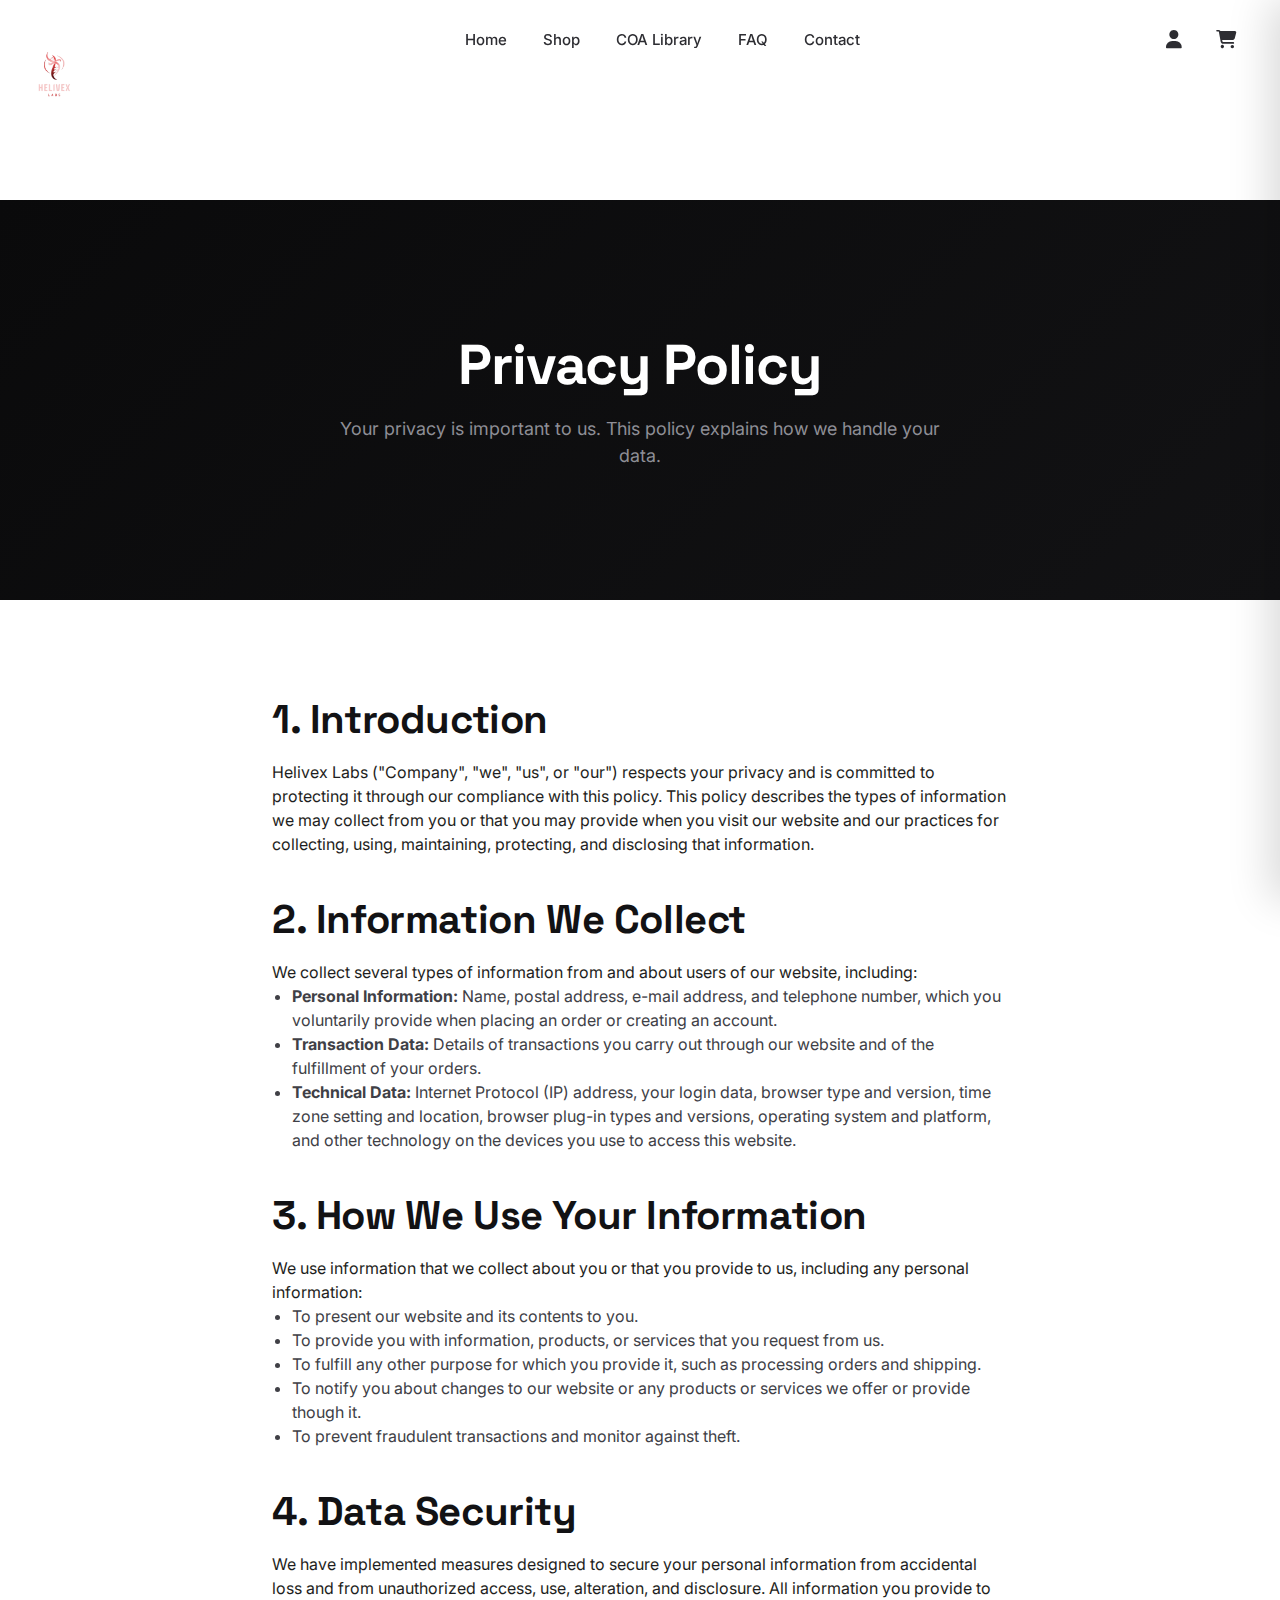
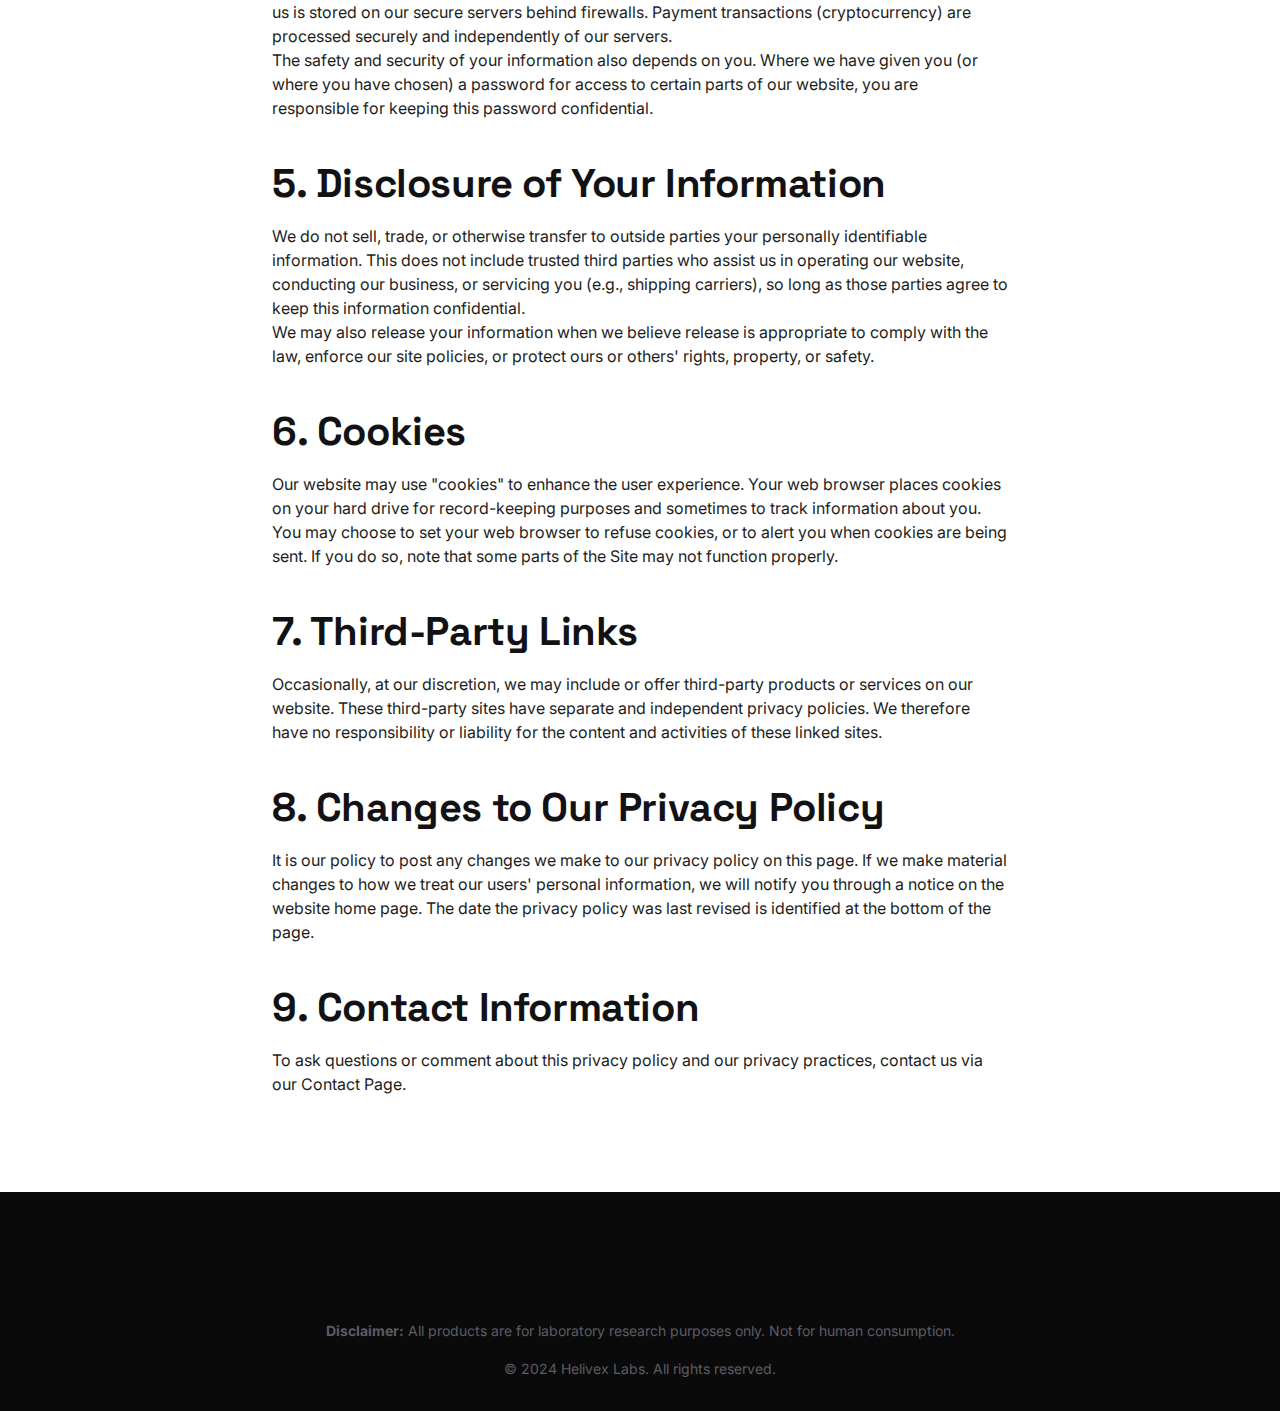
<file: privacy.html>
<!DOCTYPE html>
<html lang="en">
<head>
    <meta charset="UTF-8">
    <meta name="viewport" content="width=device-width, initial-scale=1.0">
    <title>Privacy Policy | Helivex Labs</title>
    <link rel="stylesheet" href="css/style.css">
    <link rel="stylesheet" href="css/animations.css">
    <link rel="stylesheet" href="css/pages.css">
    <link rel="preconnect" href="https://fonts.googleapis.com">
    <link rel="preconnect" href="https://fonts.gstatic.com" crossorigin>
    <link href="https://fonts.googleapis.com/css2?family=Inter:wght@300;400;500;600;700&family=Space+Grotesk:wght@400;500;600;700&display=swap" rel="stylesheet">
    <link rel="stylesheet" href="https://cdnjs.cloudflare.com/ajax/libs/font-awesome/6.4.0/css/all.min.css">
</head>
<body>
    <!-- Header -->
    <header class="header" id="header">
        <div class="header-container">
            <a href="index.html" class="logo">
                <img src="images/logo.png" alt="Helivex Labs Logo" class="logo-image" style="height: 50px;">
            </a>

            <nav class="nav-main" id="nav-main">
                <ul class="nav-list">
                    <li><a href="index.html" class="nav-link">Home</a></li>
                    <li><a href="shop.html" class="nav-link">Shop</a></li>
                    <li><a href="coa.html" class="nav-link">COA Library</a></li>
                    <li><a href="faq.html" class="nav-link">FAQ</a></li>
                    <li><a href="contact.html" class="nav-link">Contact</a></li>
                </ul>
            </nav>

            <div class="header-actions">
                <a href="dashboard.html" class="account-link" aria-label="Account">
                    <i class="fas fa-user"></i>
                </a>
                <button class="cart-toggle" id="cart-toggle" aria-label="Cart">
                    <i class="fas fa-shopping-cart"></i>
                    <span class="cart-count" id="cart-count">0</span>
                </button>
                <button class="mobile-menu-toggle" id="mobile-menu-toggle" aria-label="Menu">
                    <span></span>
                    <span></span>
                    <span></span>
                </button>
            </div>
        </div>
    </header>

    <!-- Cart Sidebar -->
    <aside class="cart-sidebar" id="cart-sidebar">
        <div class="cart-header">
            <h3>Your Cart</h3>
            <button class="cart-close" id="cart-close"><i class="fas fa-times"></i></button>
        </div>
        <div class="cart-items" id="cart-items"></div>
        <div class="cart-footer">
            <div class="cart-subtotal">
                <span>Subtotal:</span>
                <span id="cart-subtotal">$0.00</span>
            </div>
            <a href="checkout.html" class="btn btn-primary btn-block">Checkout</a>
        </div>
    </aside>
    <div class="cart-overlay" id="cart-overlay"></div>

    <!-- Page Header -->
    <section class="page-hero">
        <div class="container">
            <h1>Privacy Policy</h1>
            <p>Your privacy is important to us. This policy explains how we handle your data.</p>
        </div>
    </section>

    <!-- Privacy Content -->
    <section class="policy-content section">
        <div class="container" style="max-width: 800px; margin: 0 auto;">
            
            <div class="policy-block" style="margin-bottom: 40px;">
                <h2>1. Introduction</h2>
                <p>Helivex Labs ("Company", "we", "us", or "our") respects your privacy and is committed to protecting it through our compliance with this policy. This policy describes the types of information we may collect from you or that you may provide when you visit our website and our practices for collecting, using, maintaining, protecting, and disclosing that information.</p>
            </div>

            <div class="policy-block" style="margin-bottom: 40px;">
                <h2>2. Information We Collect</h2>
                <p>We collect several types of information from and about users of our website, including:</p>
                <ul style="list-style-type: disc; padding-left: 20px; margin-bottom: 20px; color: var(--gray-600);">
                    <li><strong>Personal Information:</strong> Name, postal address, e-mail address, and telephone number, which you voluntarily provide when placing an order or creating an account.</li>
                    <li><strong>Transaction Data:</strong> Details of transactions you carry out through our website and of the fulfillment of your orders.</li>
                    <li><strong>Technical Data:</strong> Internet Protocol (IP) address, your login data, browser type and version, time zone setting and location, browser plug-in types and versions, operating system and platform, and other technology on the devices you use to access this website.</li>
                </ul>
            </div>

            <div class="policy-block" style="margin-bottom: 40px;">
                <h2>3. How We Use Your Information</h2>
                <p>We use information that we collect about you or that you provide to us, including any personal information:</p>
                <ul style="list-style-type: disc; padding-left: 20px; margin-bottom: 20px; color: var(--gray-600);">
                    <li>To present our website and its contents to you.</li>
                    <li>To provide you with information, products, or services that you request from us.</li>
                    <li>To fulfill any other purpose for which you provide it, such as processing orders and shipping.</li>
                    <li>To notify you about changes to our website or any products or services we offer or provide though it.</li>
                    <li>To prevent fraudulent transactions and monitor against theft.</li>
                </ul>
            </div>

            <div class="policy-block" style="margin-bottom: 40px;">
                <h2>4. Data Security</h2>
                <p>We have implemented measures designed to secure your personal information from accidental loss and from unauthorized access, use, alteration, and disclosure. All information you provide to us is stored on our secure servers behind firewalls. Payment transactions (cryptocurrency) are processed securely and independently of our servers.</p>
                <p>The safety and security of your information also depends on you. Where we have given you (or where you have chosen) a password for access to certain parts of our website, you are responsible for keeping this password confidential.</p>
            </div>

            <div class="policy-block" style="margin-bottom: 40px;">
                <h2>5. Disclosure of Your Information</h2>
                <p>We do not sell, trade, or otherwise transfer to outside parties your personally identifiable information. This does not include trusted third parties who assist us in operating our website, conducting our business, or servicing you (e.g., shipping carriers), so long as those parties agree to keep this information confidential.</p>
                <p>We may also release your information when we believe release is appropriate to comply with the law, enforce our site policies, or protect ours or others' rights, property, or safety.</p>
            </div>

            <div class="policy-block" style="margin-bottom: 40px;">
                <h2>6. Cookies</h2>
                <p>Our website may use "cookies" to enhance the user experience. Your web browser places cookies on your hard drive for record-keeping purposes and sometimes to track information about you. You may choose to set your web browser to refuse cookies, or to alert you when cookies are being sent. If you do so, note that some parts of the Site may not function properly.</p>
            </div>

            <div class="policy-block" style="margin-bottom: 40px;">
                <h2>7. Third-Party Links</h2>
                <p>Occasionally, at our discretion, we may include or offer third-party products or services on our website. These third-party sites have separate and independent privacy policies. We therefore have no responsibility or liability for the content and activities of these linked sites.</p>
            </div>

            <div class="policy-block" style="margin-bottom: 40px;">
                <h2>8. Changes to Our Privacy Policy</h2>
                <p>It is our policy to post any changes we make to our privacy policy on this page. If we make material changes to how we treat our users' personal information, we will notify you through a notice on the website home page. The date the privacy policy was last revised is identified at the bottom of the page.</p>
            </div>

            <div class="policy-block">
                <h2>9. Contact Information</h2>
                <p>To ask questions or comment about this privacy policy and our privacy practices, contact us via our <a href="contact.html">Contact Page</a>.</p>
            </div>

        </div>
    </section>

    <!-- Footer -->
    <footer class="footer">
        <div class="container">
            <div class="footer-bottom">
                <div class="footer-disclaimer">
                    <p><strong>Disclaimer:</strong> All products are for laboratory research purposes only. Not for human consumption.</p>
                </div>
                <div class="footer-copyright">
                    <p>&copy; 2024 Helivex Labs. All rights reserved.</p>
                </div>
            </div>
        </div>
    </footer>

    <button class="back-to-top" id="back-to-top" aria-label="Back to top">
        <i class="fas fa-chevron-up"></i>
    </button>

    <script src="js/products.js"></script>
    <script src="js/cart.js"></script>
    <script src="js/main.js"></script>
</body>
</html>
</file>
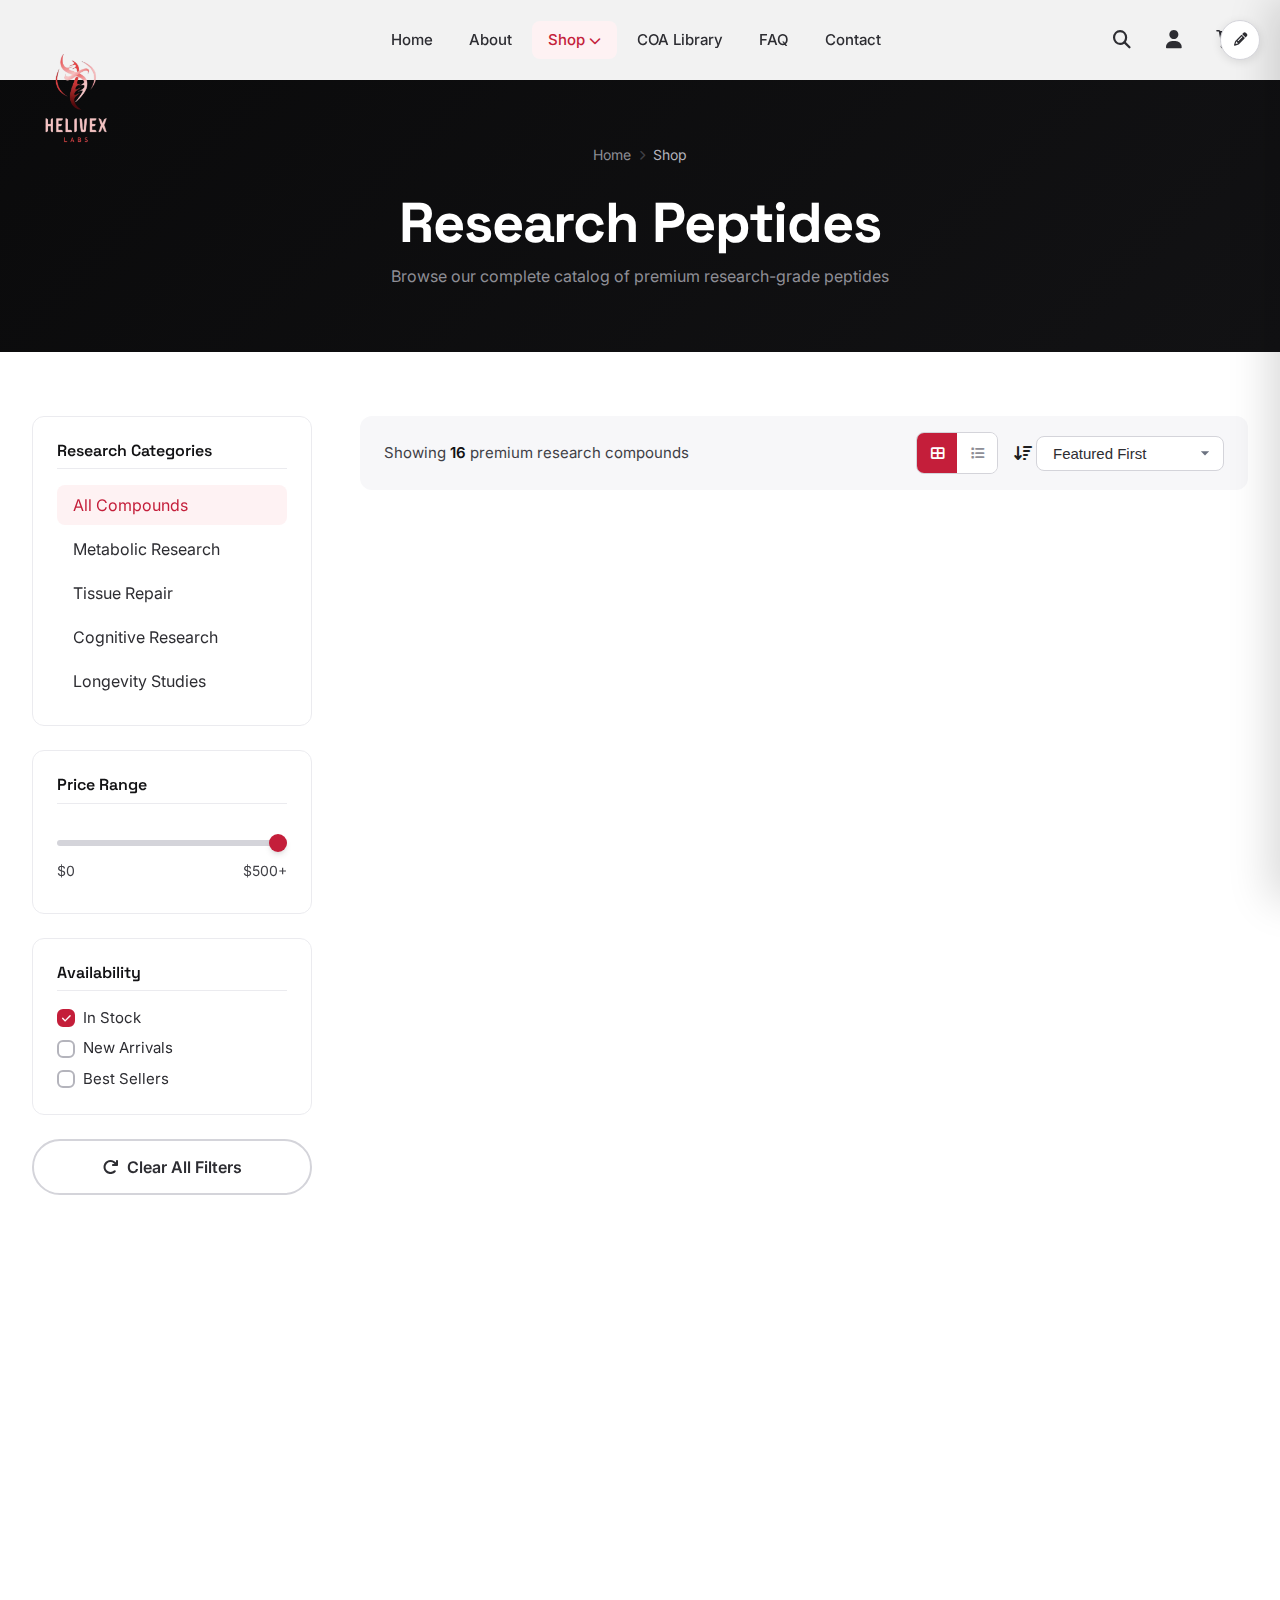
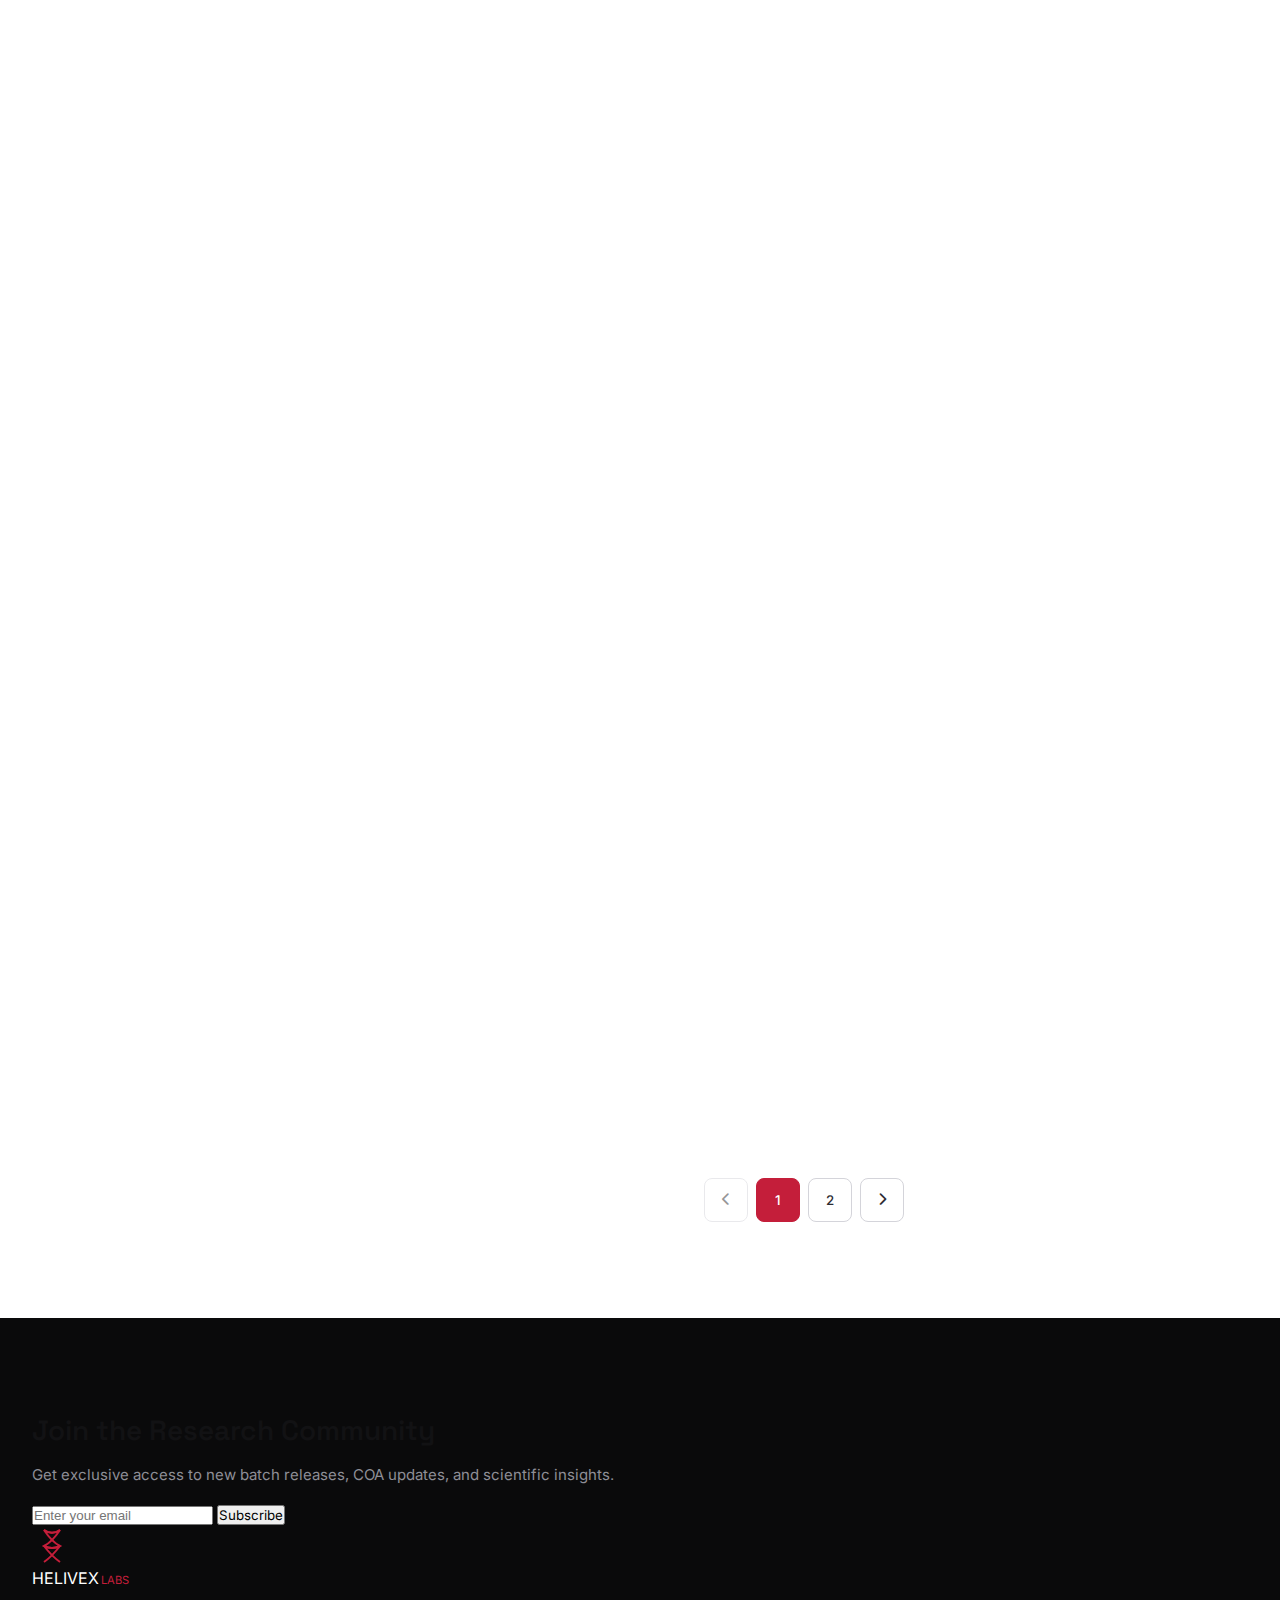
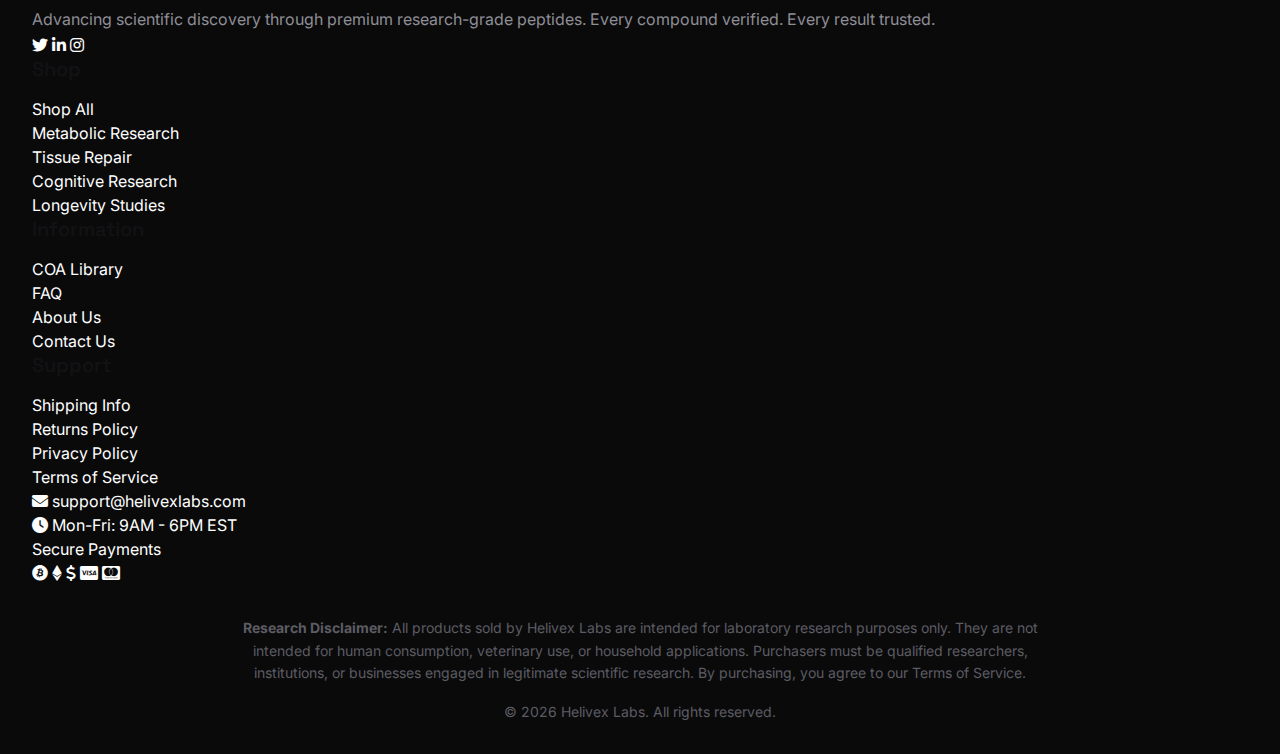
<file: product.html>
<!DOCTYPE html>
<html lang="en">
<head>
    <meta charset="UTF-8">
    <meta name="viewport" content="width=device-width, initial-scale=1.0">
    <title>Product Details | Helivex Labs</title>
    <link rel="stylesheet" href="css/style.css">
    <link rel="stylesheet" href="css/animations.css">
    <link rel="stylesheet" href="css/product.css">
    <link rel="preconnect" href="https://fonts.googleapis.com">
    <link rel="preconnect" href="https://fonts.gstatic.com" crossorigin>
    <link href="https://fonts.googleapis.com/css2?family=Inter:wght@300;400;500;600;700&family=Space+Grotesk:wght@400;500;600;700&display=swap" rel="stylesheet">
    <link rel="stylesheet" href="https://cdnjs.cloudflare.com/ajax/libs/font-awesome/6.4.0/css/all.min.css">
</head>
<body>
    <!-- Header -->
    <header class="header" id="header">
        <div class="header-container">
            <a href="index.html" class="logo">
                <div class="logo-icon">
                    <svg viewBox="0 0 50 50" class="logo-helix">
                        <path d="M15,5 Q25,12 35,5 Q25,20 15,25 Q25,30 35,25 Q25,38 15,45" stroke="currentColor" fill="none" stroke-width="2.5"/>
                        <path d="M35,5 Q25,12 15,5 Q25,20 35,25 Q25,30 15,25 Q25,38 35,45" stroke="currentColor" fill="none" stroke-width="2.5"/>
                    </svg>
                </div>
                <span class="logo-text">HELIVEX<span class="logo-accent">LABS</span></span>
            </a>

            <nav class="nav-main" id="nav-main">
                <ul class="nav-list">
                    <li><a href="index.html" class="nav-link">Home</a></li>
                    <li><a href="shop.html" class="nav-link active">Shop</a></li>
                    <li><a href="coa.html" class="nav-link">COA Library</a></li>
                    <li><a href="faq.html" class="nav-link">FAQ</a></li>
                    <li><a href="contact.html" class="nav-link">Contact</a></li>
                </ul>
            </nav>

            <div class="header-actions">
                <a href="dashboard.html" class="account-link" aria-label="Account">
                    <i class="fas fa-user"></i>
                </a>
                <button class="cart-toggle" id="cart-toggle" aria-label="Cart">
                    <i class="fas fa-shopping-cart"></i>
                    <span class="cart-count" id="cart-count">0</span>
                </button>
                <button class="mobile-menu-toggle" id="mobile-menu-toggle" aria-label="Menu">
                    <span></span>
                    <span></span>
                    <span></span>
                </button>
            </div>
        </div>
    </header>

    <!-- Cart Sidebar -->
    <aside class="cart-sidebar" id="cart-sidebar">
        <div class="cart-header">
            <h3>Your Cart</h3>
            <button class="cart-close" id="cart-close"><i class="fas fa-times"></i></button>
        </div>
        <div class="cart-items" id="cart-items"></div>
        <div class="cart-footer">
            <div class="cart-subtotal">
                <span>Subtotal:</span>
                <span id="cart-subtotal">$0.00</span>
            </div>
            <a href="checkout.html" class="btn btn-primary btn-block">Checkout</a>
        </div>
    </aside>
    <div class="cart-overlay" id="cart-overlay"></div>

    <!-- Product Content -->
    <main class="product-page">
        <div class="container">
            <div class="breadcrumb">
                <a href="index.html">Home</a>
                <i class="fas fa-chevron-right"></i>
                <a href="shop.html">Shop</a>
                <i class="fas fa-chevron-right"></i>
                <span id="product-breadcrumb">Product</span>
            </div>

            <div class="product-layout">
                <!-- Product Gallery -->
                <div class="product-gallery">
                    <div class="gallery-main">
                        <div class="product-badge-large" id="product-badge"></div>
                        <div class="product-image-large">
                            <i class="fas fa-flask"></i>
                        </div>
                    </div>
                    <div class="gallery-features">
                        <div class="feature-badge">
                            <i class="fas fa-certificate"></i>
                            <span>COA Available</span>
                        </div>
                        <div class="feature-badge">
                            <i class="fas fa-shipping-fast"></i>
                            <span>Same-Day Shipping</span>
                        </div>
                        <div class="feature-badge">
                            <i class="fab fa-bitcoin"></i>
                            <span>Crypto Accepted</span>
                        </div>
                    </div>
                </div>

                <!-- Product Info -->
                <div class="product-details">
                    <div class="product-header">
                        <span class="product-category-tag" id="product-category">Metabolic Research</span>
                        <h1 id="product-name">Loading...</h1>
                        <p class="product-short-desc" id="product-short-desc"></p>
                    </div>

                    <div class="product-purity-badge" id="product-purity">
                        <i class="fas fa-check-circle"></i>
                        <span>99%+ Verified Purity</span>
                    </div>

                    <div class="product-pricing" id="product-pricing">
                        <div class="price-main">
                            <span class="price-current" id="price-current">$0.00</span>
                            <span class="price-original" id="price-original">$0.00</span>
                            <span class="price-discount" id="price-discount">Save 20%</span>
                        </div>
                    </div>

                    <div class="product-options">
                        <label>Select Size</label>
                        <div class="size-options" id="size-options">
                            <!-- Variant buttons inserted by JS -->
                        </div>
                    </div>

                    <div class="product-quantity">
                        <label>Quantity</label>
                        <div class="quantity-selector">
                            <button class="qty-btn minus" onclick="changeQuantity(-1)">
                                <i class="fas fa-minus"></i>
                            </button>
                            <input type="number" value="1" min="1" max="10" id="quantity-input">
                            <button class="qty-btn plus" onclick="changeQuantity(1)">
                                <i class="fas fa-plus"></i>
                            </button>
                        </div>
                    </div>

                    <div class="product-actions">
                        <button class="btn btn-primary btn-lg add-to-cart-btn" id="add-to-cart-btn">
                            <i class="fas fa-cart-plus"></i>
                            Add to Cart
                        </button>
                        <button class="btn btn-secondary wishlist-btn" id="wishlist-btn">
                            <i class="far fa-heart"></i>
                        </button>
                    </div>

                    <div class="product-meta">
                        <div class="meta-item">
                            <strong>CAS Number:</strong>
                            <span id="product-cas">-</span>
                        </div>
                        <div class="meta-item">
                            <strong>Molecular Weight:</strong>
                            <span id="product-mw">-</span>
                        </div>
                        <div class="meta-item">
                            <strong>Appearance:</strong>
                            <span id="product-appearance">-</span>
                        </div>
                        <div class="meta-item">
                            <strong>Storage:</strong>
                            <span id="product-storage">-</span>
                        </div>
                    </div>
                </div>
            </div>

            <!-- Product Tabs -->
            <div class="product-tabs">
                <div class="tab-nav">
                    <button class="tab-btn active" data-tab="description">Description</button>
                    <button class="tab-btn" data-tab="specifications">Specifications</button>
                    <button class="tab-btn" data-tab="coa">COA & Documentation</button>
                    <button class="tab-btn" data-tab="shipping">Shipping & Storage</button>
                </div>

                <div class="tab-content active" id="tab-description">
                    <p id="product-description">Loading description...</p>
                    <h4>Research Applications</h4>
                    <ul class="research-apps">
                        <li>In vitro cell culture studies</li>
                        <li>Receptor binding assays</li>
                        <li>Pharmacological research</li>
                        <li>Mechanism of action studies</li>
                    </ul>
                </div>

                <div class="tab-content" id="tab-specifications">
                    <table class="specs-table">
                        <tr>
                            <td>CAS Number</td>
                            <td id="spec-cas">-</td>
                        </tr>
                        <tr>
                            <td>Sequence</td>
                            <td id="spec-sequence">-</td>
                        </tr>
                        <tr>
                            <td>Molecular Weight</td>
                            <td id="spec-mw">-</td>
                        </tr>
                        <tr>
                            <td>Purity</td>
                            <td id="spec-purity">-</td>
                        </tr>
                        <tr>
                            <td>Appearance</td>
                            <td id="spec-appearance">-</td>
                        </tr>
                        <tr>
                            <td>Solubility</td>
                            <td id="spec-solubility">-</td>
                        </tr>
                    </table>
                </div>

                <div class="tab-content" id="tab-coa">
                    <div class="coa-info">
                        <i class="fas fa-file-alt"></i>
                        <div>
                            <h4>Certificate of Analysis Available</h4>
                            <p>Every batch is tested by independent third-party laboratories. COA documents are available for download after purchase and can be requested for verification.</p>
                        </div>
                    </div>
                    <a href="coa.html" class="btn btn-secondary">
                        <i class="fas fa-external-link-alt"></i>
                        View COA Library
                    </a>
                </div>

                <div class="tab-content" id="tab-shipping">
                    <h4>Shipping Information</h4>
                    <ul>
                        <li>Orders placed before 2PM EST ship same business day</li>
                        <li>Temperature-controlled packaging for peptide integrity</li>
                        <li>Discrete plain packaging with no external branding</li>
                        <li>International shipping available to select countries</li>
                    </ul>

                    <h4>Storage Requirements</h4>
                    <p id="storage-info">Store at -20°C upon receipt. Protect from light and moisture. Properly stored peptides maintain stability for 24+ months.</p>

                    <h4>Handling Instructions</h4>
                    <ul>
                        <li>Allow vial to reach room temperature before opening</li>
                        <li>Reconstitute with sterile bacteriostatic water</li>
                        <li>Aliquot into smaller portions to minimize freeze-thaw cycles</li>
                        <li>Use appropriate PPE when handling research compounds</li>
                    </ul>
                </div>
            </div>

            <!-- Related Products -->
            <section class="related-products">
                <h2>Related Products</h2>
                <div class="products-grid" id="related-products">
                    <!-- Related products loaded by JS -->
                </div>
            </section>
        </div>
    </main>

    <!-- Footer -->
    <footer class="footer">
        <div class="container">
            <div class="footer-bottom">
                <div class="footer-disclaimer">
                    <p><strong>Disclaimer:</strong> All products are for laboratory research purposes only. Not for human consumption.</p>
                </div>
                <div class="footer-copyright">
                    <p>&copy; 2024 Helivex Labs. All rights reserved.</p>
                </div>
            </div>
        </div>
    </footer>

    <button class="back-to-top" id="back-to-top" aria-label="Back to top">
        <i class="fas fa-chevron-up"></i>
    </button>

    <script src="js/products.js"></script>
    <script src="js/cart.js"></script>
    <script src="js/main.js"></script>
    <script src="js/product-page.js"></script>
</body>
</html>
</file>
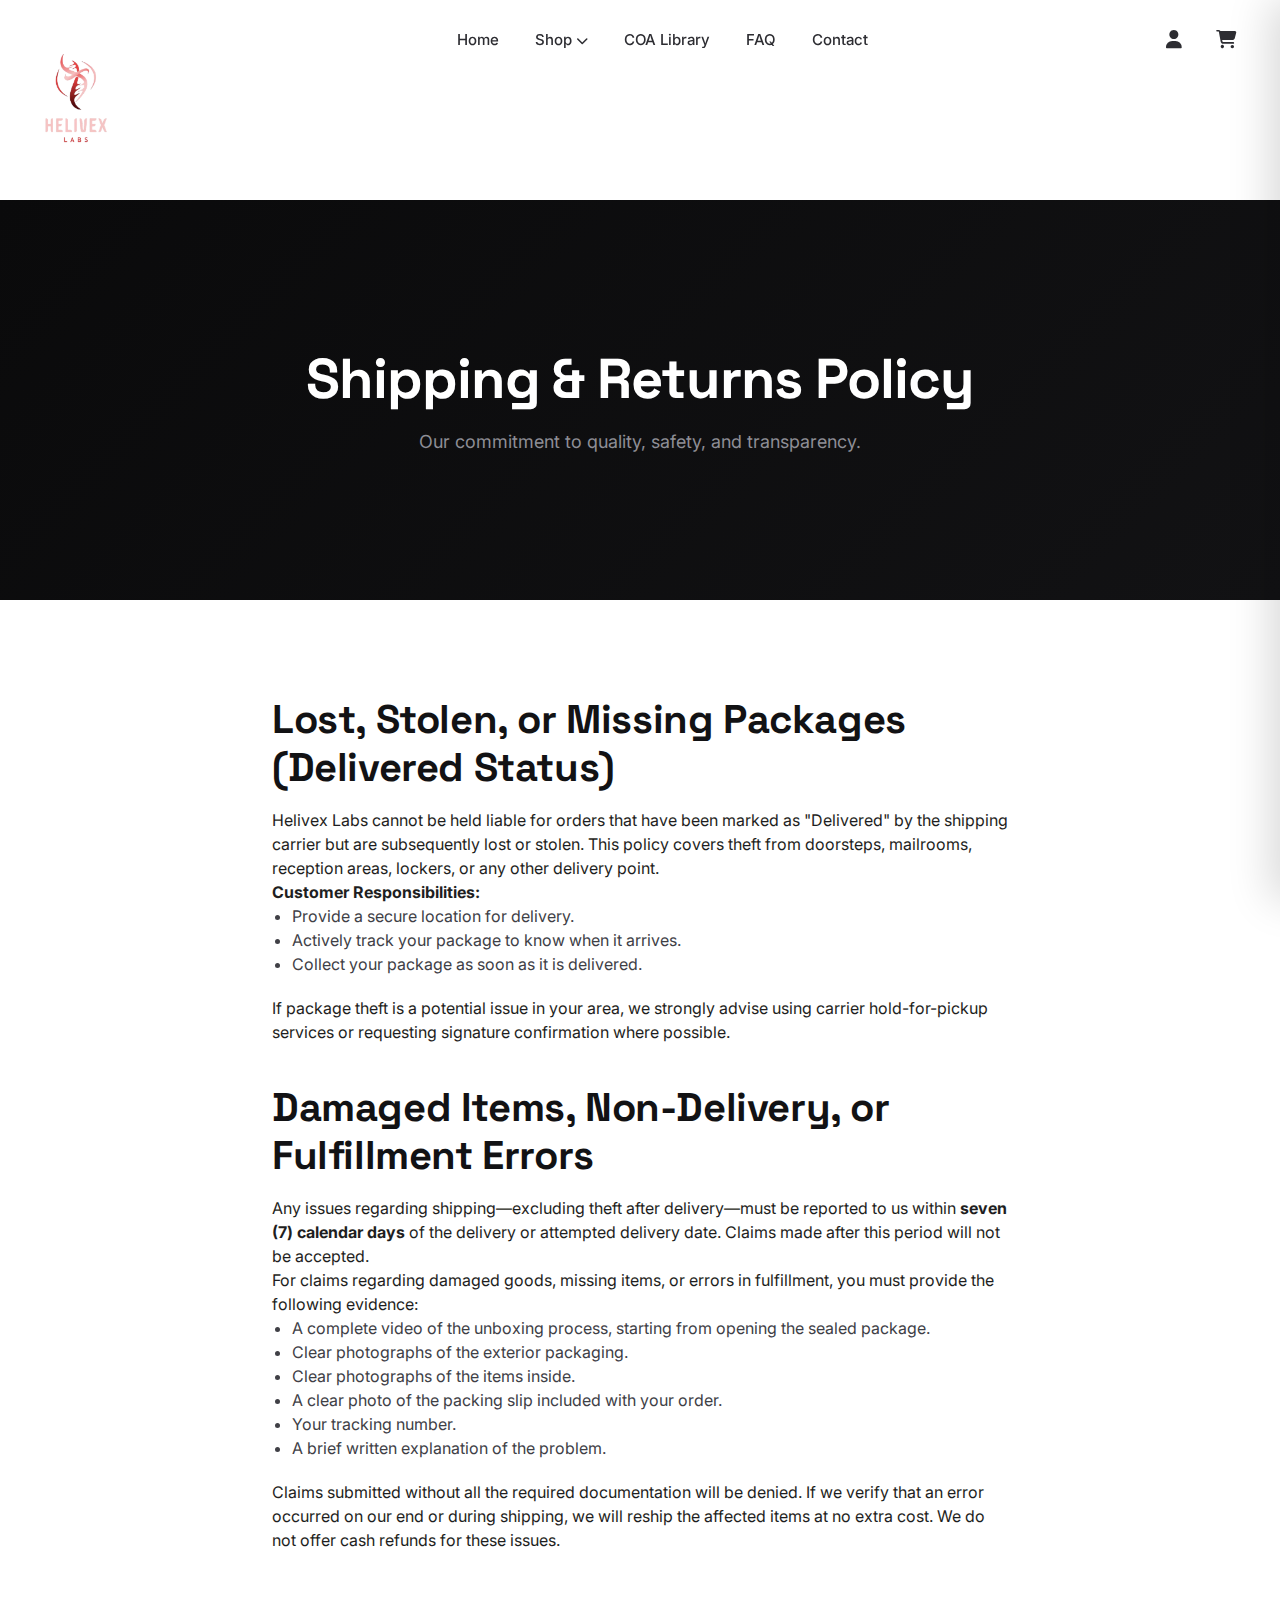
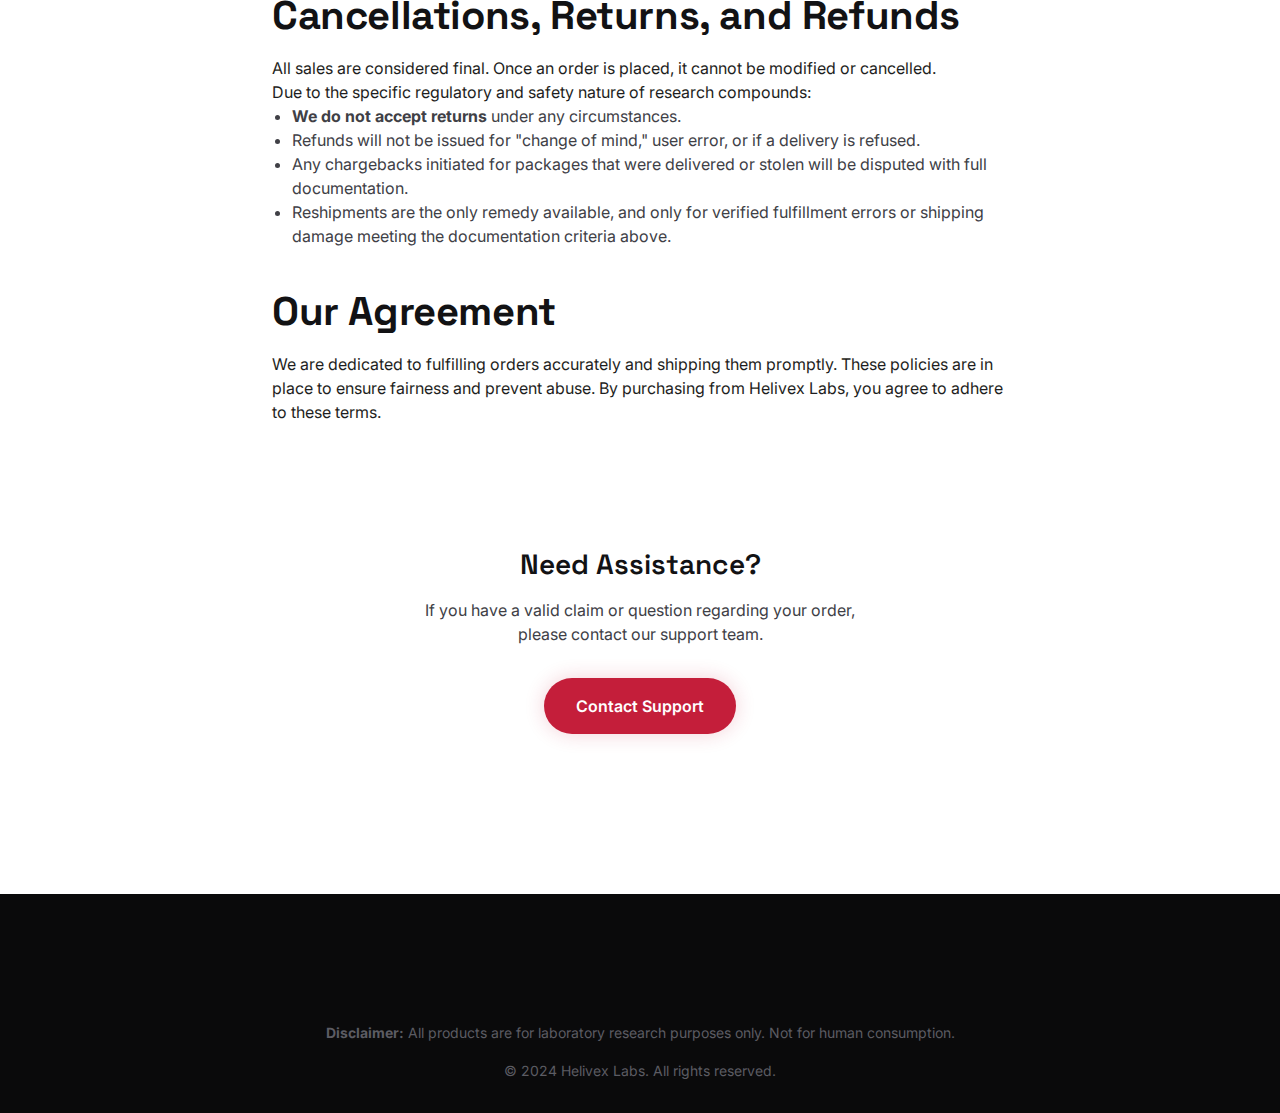
<file: returns.html>
<!DOCTYPE html>
<html lang="en">
<head>
    <meta charset="UTF-8">
    <meta name="viewport" content="width=device-width, initial-scale=1.0">
    <title>Returns Policy | Helivex Labs</title>
    <link rel="stylesheet" href="css/style.css">
    <link rel="stylesheet" href="css/animations.css">
    <link rel="stylesheet" href="css/pages.css">
    <link rel="preconnect" href="https://fonts.googleapis.com">
    <link rel="preconnect" href="https://fonts.gstatic.com" crossorigin>
    <link href="https://fonts.googleapis.com/css2?family=Inter:wght@300;400;500;600;700&family=Space+Grotesk:wght@400;500;600;700&display=swap" rel="stylesheet">
    <link rel="stylesheet" href="https://cdnjs.cloudflare.com/ajax/libs/font-awesome/6.4.0/css/all.min.css">
</head>
<body>
    <!-- Header -->
    <header class="header" id="header">
        <div class="header-container">
            <a href="index.html" class="logo">
                <img src="images/logo.png" alt="Helivex Labs Logo" class="logo-image">
            </a>

            <nav class="nav-main" id="nav-main">
                <ul class="nav-list">
                    <li><a href="index.html" class="nav-link">Home</a></li>
                    <li class="nav-dropdown">
                        <a href="shop.html" class="nav-link">Shop <i class="fas fa-chevron-down"></i></a>
                        <div class="dropdown-menu">
                            <a href="shop.html?category=all">All Peptides</a>
                            <a href="shop.html?category=metabolic">Metabolic Research</a>
                            <a href="shop.html?category=healing">Tissue Repair</a>
                            <a href="shop.html?category=cognitive">Cognitive Research</a>
                            <a href="shop.html?category=longevity">Longevity Studies</a>
                        </div>
                    </li>
                    <li><a href="coa.html" class="nav-link">COA Library</a></li>
                    <li><a href="faq.html" class="nav-link">FAQ</a></li>
                    <li><a href="contact.html" class="nav-link">Contact</a></li>
                </ul>
            </nav>

            <div class="header-actions">
                <a href="dashboard.html" class="account-link" aria-label="Account">
                    <i class="fas fa-user"></i>
                </a>
                <button class="cart-toggle" id="cart-toggle" aria-label="Cart">
                    <i class="fas fa-shopping-cart"></i>
                    <span class="cart-count" id="cart-count">0</span>
                </button>
                <button class="mobile-menu-toggle" id="mobile-menu-toggle" aria-label="Menu">
                    <span></span>
                    <span></span>
                    <span></span>
                </button>
            </div>
        </div>
    </header>

    <!-- Cart Sidebar -->
    <aside class="cart-sidebar" id="cart-sidebar">
        <div class="cart-header">
            <h3>Your Cart</h3>
            <button class="cart-close" id="cart-close"><i class="fas fa-times"></i></button>
        </div>
        <div class="cart-items" id="cart-items"></div>
        <div class="cart-footer">
            <div class="cart-subtotal">
                <span>Subtotal:</span>
                <span id="cart-subtotal">$0.00</span>
            </div>
            <a href="checkout.html" class="btn btn-primary btn-block">Checkout</a>
        </div>
    </aside>
    <div class="cart-overlay" id="cart-overlay"></div>

    <!-- Page Header -->
    <section class="page-hero">
        <div class="container">
            <h1>Shipping & Returns Policy</h1>
            <p>Our commitment to quality, safety, and transparency.</p>
        </div>
    </section>

    <!-- Policy Content -->
    <section class="policy-content section">
        <div class="container" style="max-width: 800px; margin: 0 auto;">
            
            <div class="policy-block" style="margin-bottom: 40px;">
                <h2>Lost, Stolen, or Missing Packages (Delivered Status)</h2>
                <p>Helivex Labs cannot be held liable for orders that have been marked as "Delivered" by the shipping carrier but are subsequently lost or stolen. This policy covers theft from doorsteps, mailrooms, reception areas, lockers, or any other delivery point.</p>
                <p><strong>Customer Responsibilities:</strong></p>
                <ul style="list-style-type: disc; padding-left: 20px; margin-bottom: 20px; color: var(--gray-600);">
                    <li>Provide a secure location for delivery.</li>
                    <li>Actively track your package to know when it arrives.</li>
                    <li>Collect your package as soon as it is delivered.</li>
                </ul>
                <p>If package theft is a potential issue in your area, we strongly advise using carrier hold-for-pickup services or requesting signature confirmation where possible.</p>
            </div>

            <div class="policy-block" style="margin-bottom: 40px;">
                <h2>Damaged Items, Non-Delivery, or Fulfillment Errors</h2>
                <p>Any issues regarding shipping—excluding theft after delivery—must be reported to us within <strong>seven (7) calendar days</strong> of the delivery or attempted delivery date. Claims made after this period will not be accepted.</p>
                <p>For claims regarding damaged goods, missing items, or errors in fulfillment, you must provide the following evidence:</p>
                <ul style="list-style-type: disc; padding-left: 20px; margin-bottom: 20px; color: var(--gray-600);">
                    <li>A complete video of the unboxing process, starting from opening the sealed package.</li>
                    <li>Clear photographs of the exterior packaging.</li>
                    <li>Clear photographs of the items inside.</li>
                    <li>A clear photo of the packing slip included with your order.</li>
                    <li>Your tracking number.</li>
                    <li>A brief written explanation of the problem.</li>
                </ul>
                <p>Claims submitted without all the required documentation will be denied. If we verify that an error occurred on our end or during shipping, we will reship the affected items at no extra cost. We do not offer cash refunds for these issues.</p>
            </div>

            <div class="policy-block" style="margin-bottom: 40px;">
                <h2>Cancellations, Returns, and Refunds</h2>
                <p>All sales are considered final. Once an order is placed, it cannot be modified or cancelled.</p>
                <p>Due to the specific regulatory and safety nature of research compounds:</p>
                <ul style="list-style-type: disc; padding-left: 20px; margin-bottom: 20px; color: var(--gray-600);">
                    <li><strong>We do not accept returns</strong> under any circumstances.</li>
                    <li>Refunds will not be issued for "change of mind," user error, or if a delivery is refused.</li>
                    <li>Any chargebacks initiated for packages that were delivered or stolen will be disputed with full documentation.</li>
                    <li>Reshipments are the only remedy available, and only for verified fulfillment errors or shipping damage meeting the documentation criteria above.</li>
                </ul>
            </div>

            <div class="policy-block">
                <h2>Our Agreement</h2>
                <p>We are dedicated to fulfilling orders accurately and shipping them promptly. These policies are in place to ensure fairness and prevent abuse. By purchasing from Helivex Labs, you agree to adhere to these terms.</p>
            </div>

            <div class="faq-contact" style="margin-top: 60px;">
                <h3>Need Assistance?</h3>
                <p>If you have a valid claim or question regarding your order, please contact our support team.</p>
                <a href="contact.html" class="btn btn-primary">Contact Support</a>
            </div>

        </div>
    </section>

    <!-- Footer -->
    <footer class="footer">
        <div class="container">
            <div class="footer-bottom">
                <div class="footer-disclaimer">
                    <p><strong>Disclaimer:</strong> All products are for laboratory research purposes only. Not for human consumption.</p>
                </div>
                <div class="footer-copyright">
                    <p>&copy; 2024 Helivex Labs. All rights reserved.</p>
                </div>
            </div>
        </div>
    </footer>

    <button class="back-to-top" id="back-to-top" aria-label="Back to top">
        <i class="fas fa-chevron-up"></i>
    </button>

    <script src="js/products.js"></script>
    <script src="js/cart.js"></script>
    <script src="js/main.js"></script>
</body>
</html>
</file>
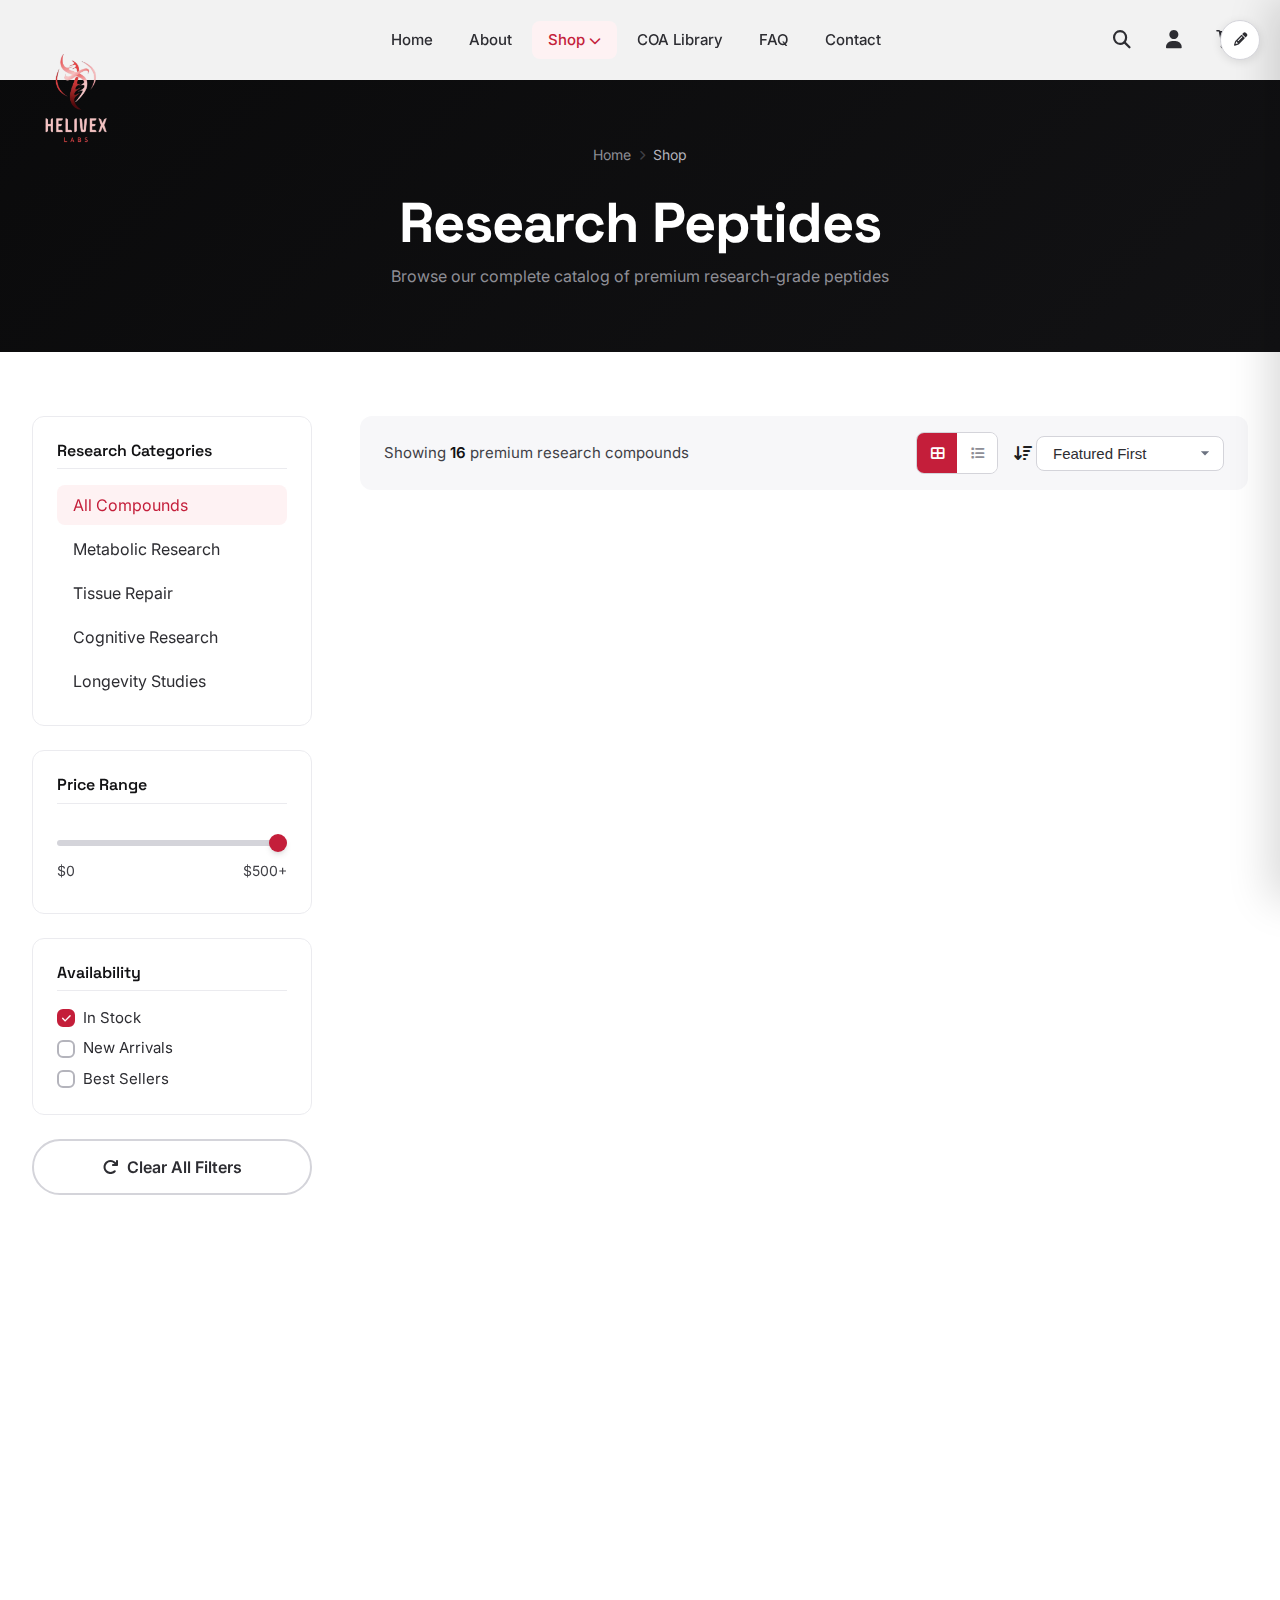
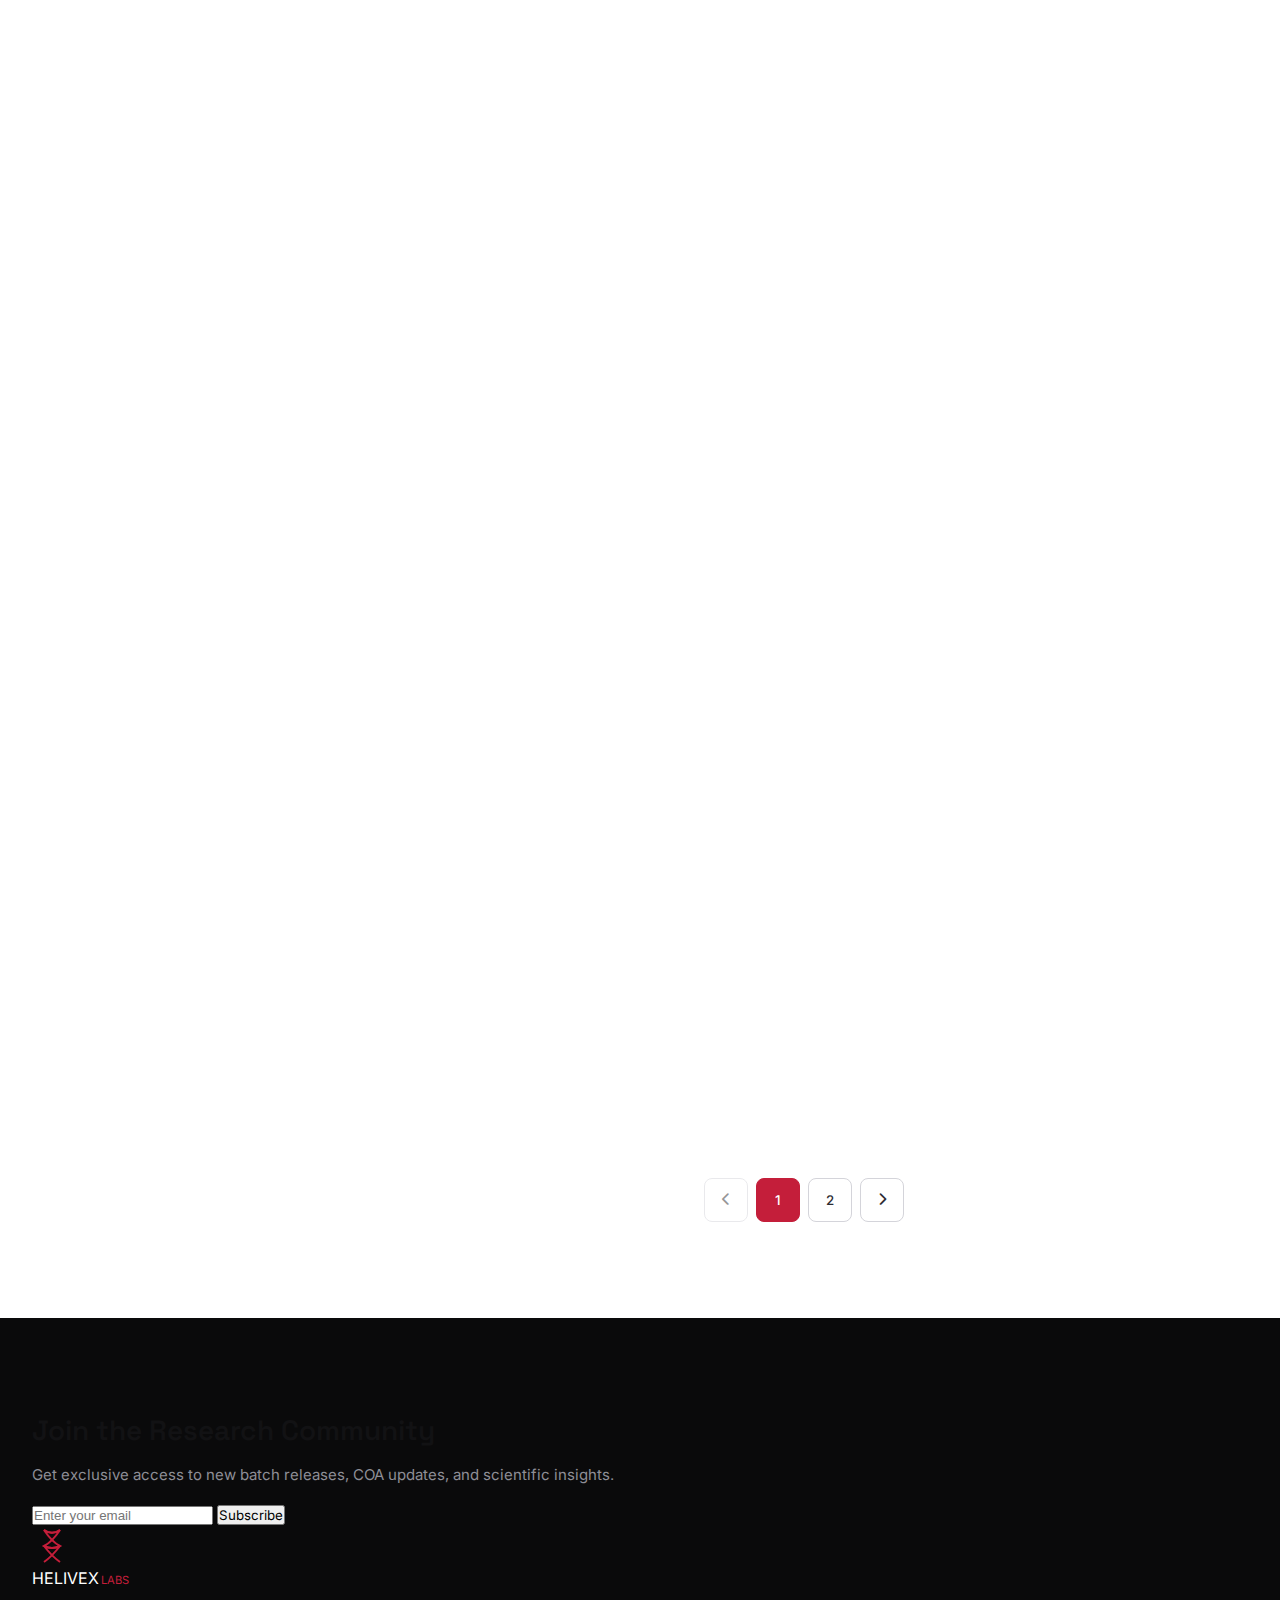
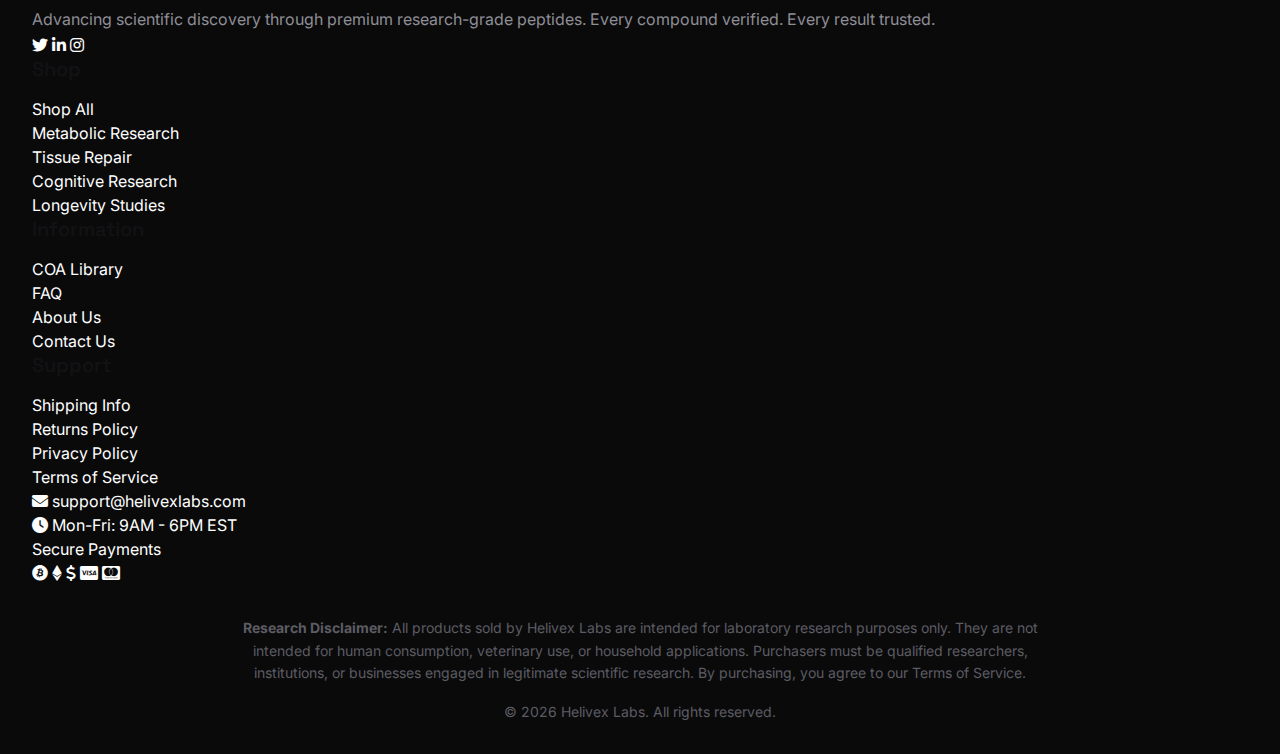
<file: shop.html>
<!DOCTYPE html>
<html lang="en">
<head>
    <meta charset="UTF-8">
    <meta name="viewport" content="width=device-width, initial-scale=1.0">
    <title>Shop Research Peptides | Helivex Labs</title>
    <link rel="stylesheet" href="css/style.css">
    <link rel="stylesheet" href="css/animations.css">
    <link rel="stylesheet" href="css/shop.css">
    <link rel="preconnect" href="https://fonts.googleapis.com">
    <link rel="preconnect" href="https://fonts.gstatic.com" crossorigin>
    <link href="https://fonts.googleapis.com/css2?family=Inter:wght@300;400;500;600;700&family=Space+Grotesk:wght@400;500;600;700&display=swap" rel="stylesheet">
    <link rel="stylesheet" href="https://cdnjs.cloudflare.com/ajax/libs/font-awesome/6.4.0/css/all.min.css">
</head>
<body>
    <!-- Header (same as index) -->
    <header class="header" id="header">
        <div class="header-container">
            <a href="index.html" class="logo">
                <img src="images/logo.png" alt="Helivex Labs Logo" class="logo-image">
            </a>

            <nav class="nav-main" id="nav-main">
                <ul class="nav-list">
                    <li><a href="index.html" class="nav-link">Home</a></li>
                    <li><a href="about.html" class="nav-link">About</a></li>
                    <li class="nav-dropdown">
                        <a href="shop.html" class="nav-link active">Shop <i class="fas fa-chevron-down"></i></a>
                        <div class="dropdown-menu">
                            <a href="shop.html?category=all">All Peptides</a>
                            <a href="shop.html?category=metabolic">Metabolic Research</a>
                            <a href="shop.html?category=healing">Tissue Repair</a>
                            <a href="shop.html?category=cognitive">Cognitive Research</a>
                            <a href="shop.html?category=longevity">Longevity Studies</a>
                        </div>
                    </li>
                    <li><a href="coa.html" class="nav-link">COA Library</a></li>
                    <li><a href="faq.html" class="nav-link">FAQ</a></li>
                    <li><a href="contact.html" class="nav-link">Contact</a></li>
                </ul>
            </nav>

            <div class="header-actions">
                <button class="search-toggle" id="search-toggle" aria-label="Search">
                    <i class="fas fa-search"></i>
                </button>
                <a href="dashboard.html" class="account-link" aria-label="Account">
                    <i class="fas fa-user"></i>
                </a>
                <button class="cart-toggle" id="cart-toggle" aria-label="Cart">
                    <i class="fas fa-shopping-cart"></i>
                    <span class="cart-count" id="cart-count">0</span>
                </button>
                <button class="mobile-menu-toggle" id="mobile-menu-toggle" aria-label="Menu">
                    <span></span>
                    <span></span>
                    <span></span>
                </button>
            </div>
        </div>

        <!-- Search Bar -->
        <div class="search-bar" id="search-bar">
            <div class="search-container">
                <input type="text" placeholder="Search peptides..." id="search-input">
                <button class="search-submit"><i class="fas fa-search"></i></button>
                <button class="search-close" id="search-close"><i class="fas fa-times"></i></button>
            </div>
        </div>
    </header>

    <!-- Cart Sidebar -->
    <aside class="cart-sidebar" id="cart-sidebar">
        <div class="cart-header">
            <h3>Your Cart</h3>
            <button class="cart-close" id="cart-close"><i class="fas fa-times"></i></button>
        </div>
        <div class="cart-items" id="cart-items"></div>
        <div class="cart-footer">
            <div class="cart-subtotal">
                <span>Subtotal:</span>
                <span id="cart-subtotal">$0.00</span>
            </div>
            <a href="checkout.html" class="btn btn-primary btn-block">Checkout</a>
            <p class="cart-note">Shipping & taxes calculated at checkout</p>
        </div>
    </aside>
    <div class="cart-overlay" id="cart-overlay"></div>

    <!-- Page Header -->
    <section class="page-header">
        <div class="container">
            <div class="breadcrumb">
                <a href="index.html">Home</a>
                <i class="fas fa-chevron-right"></i>
                <span>Shop</span>
            </div>
            <h1>Research Peptides</h1>
            <p>Browse our complete catalog of premium research-grade peptides</p>
        </div>
    </section>

    <!-- Shop Content -->
    <section class="shop-content">
        <div class="container">
            <div class="shop-layout">
                <!-- Sidebar -->
                <aside class="shop-sidebar">
                    <div class="filter-section">
                        <h4>Research Categories</h4>
                        <div class="category-list" id="category-list">
                            <a href="#" class="active" data-category="all">All Compounds</a>
                            <a href="#" data-category="metabolic">Metabolic Research</a>
                            <a href="#" data-category="healing">Tissue Repair</a>
                            <a href="#" data-category="cognitive">Cognitive Research</a>
                            <a href="#" data-category="longevity">Longevity Studies</a>
                        </div>
                    </div>

                    <div class="filter-section">
                        <h4>Price Range</h4>
                        <div class="price-range">
                            <input type="range" id="price-range" min="0" max="500" value="500">
                            <div class="price-values">
                                <span>$0</span>
                                <span id="price-max">$500+</span>
                            </div>
                        </div>
                    </div>

                    <div class="filter-section">
                        <h4>Availability</h4>
                        <div class="checkbox-group">
                            <label class="checkbox-item">
                                <input type="checkbox" checked>
                                <span class="checkmark"></span>
                                In Stock
                            </label>
                            <label class="checkbox-item">
                                <input type="checkbox">
                                <span class="checkmark"></span>
                                New Arrivals
                            </label>
                            <label class="checkbox-item">
                                <input type="checkbox">
                                <span class="checkmark"></span>
                                Best Sellers
                            </label>
                        </div>
                    </div>

                    <button class="btn btn-outline btn-block" id="clear-filters">
                        <i class="fas fa-redo"></i> Clear All Filters
                    </button>
                </aside>

                <!-- Products Grid -->
                <main class="shop-main">
                    <div class="shop-toolbar">
                        <div class="results-count">
                            Showing <span id="results-count">16</span> premium research compounds
                        </div>
                        <div class="shop-controls">
                            <div class="view-toggle">
                                <button class="view-btn active" data-view="grid" title="Grid View"><i class="fas fa-th-large"></i></button>
                                <button class="view-btn" data-view="list" title="List View"><i class="fas fa-list"></i></button>
                            </div>
                            <div class="sort-wrapper">
                                <i class="fas fa-sort-amount-down sort-icon"></i>
                                <select class="sort-select" id="sort-select">
                                    <option value="featured">Featured First</option>
                                    <option value="price-low">Price: Low to High</option>
                                    <option value="price-high">Price: High to Low</option>
                                    <option value="name">Name: A-Z</option>
                                    <option value="newest">Newest Arrivals</option>
                                </select>
                            </div>
                        </div>
                    </div>

                    <div class="products-grid" id="products-grid">
                        <!-- Products loaded via JS -->
                    </div>

                    <div class="pagination">
                        <button class="page-btn prev" disabled><i class="fas fa-chevron-left"></i></button>
                        <span class="page-numbers">
                            <button class="page-num active">1</button>
                            <button class="page-num">2</button>
                        </span>
                        <button class="page-btn next"><i class="fas fa-chevron-right"></i></button>
                    </div>
                </main>
            </div>
        </div>
    </section>

    <!-- Footer -->
    <footer class="footer">
        <div class="footer-newsletter">
            <div class="container">
                <div class="newsletter-content">
                    <h3>Join the Research Community</h3>
                    <p>Get exclusive access to new batch releases, COA updates, and scientific insights.</p>
                    <form class="footer-newsletter-form">
                        <div class="input-group">
                            <input type="email" placeholder="Enter your email" required>
                            <button type="submit">Subscribe</button>
                        </div>
                    </form>
                </div>
            </div>
        </div>

        <div class="footer-main">
            <div class="container">
                <div class="footer-grid">
                    <div class="footer-brand">
                        <a href="index.html" class="footer-logo">
                            <div class="logo-icon">
                                <svg viewBox="0 0 50 50" class="logo-helix">
                                    <path d="M15,5 Q25,12 35,5 Q25,20 15,25 Q25,30 35,25 Q25,38 15,45" stroke="currentColor" fill="none" stroke-width="2.5"/>
                                    <path d="M35,5 Q25,12 15,5 Q25,20 35,25 Q25,30 15,25 Q25,38 35,45" stroke="currentColor" fill="none" stroke-width="2.5"/>
                                </svg>
                            </div>
                            <span>HELIVEX<span class="logo-accent">LABS</span></span>
                        </a>
                        <p class="brand-desc">Advancing scientific discovery through premium research-grade peptides. Every compound verified. Every result trusted.</p>
                        <div class="social-links">
                            <a href="#" aria-label="Twitter"><i class="fab fa-twitter"></i></a>
                            <a href="#" aria-label="LinkedIn"><i class="fab fa-linkedin-in"></i></a>
                            <a href="#" aria-label="Instagram"><i class="fab fa-instagram"></i></a>
                        </div>
                    </div>

                    <div class="footer-column">
                        <h4>Shop</h4>
                        <ul>
                            <li><a href="shop.html">Shop All</a></li>
                            <li><a href="shop.html?category=metabolic">Metabolic Research</a></li>
                            <li><a href="shop.html?category=healing">Tissue Repair</a></li>
                            <li><a href="shop.html?category=cognitive">Cognitive Research</a></li>
                            <li><a href="shop.html?category=longevity">Longevity Studies</a></li>
                        </ul>
                    </div>

                    <div class="footer-column">
                        <h4>Information</h4>
                        <ul>
                            <li><a href="coa.html">COA Library</a></li>
                            <li><a href="faq.html">FAQ</a></li>
                            <li><a href="about.html">About Us</a></li>
                            <li><a href="contact.html">Contact Us</a></li>
                        </ul>
                    </div>

                    <div class="footer-column">
                        <h4>Support</h4>
                        <ul>
                            <li><a href="shipping.html">Shipping Info</a></li>
                            <li><a href="returns.html">Returns Policy</a></li>
                            <li><a href="privacy.html">Privacy Policy</a></li>
                            <li><a href="terms.html">Terms of Service</a></li>
                        </ul>
                    </div>
                </div>

                <div class="footer-contact-info">
                    <div class="contact-item">
                        <i class="fas fa-envelope"></i>
                        <span>support@helivexlabs.com</span>
                    </div>
                    <div class="contact-item">
                        <i class="fas fa-clock"></i>
                        <span>Mon-Fri: 9AM - 6PM EST</span>
                    </div>
                </div>

                <div class="footer-payment">
                    <div class="payment-label">Secure Payments</div>
                    <div class="payment-icons">
                        <i class="fab fa-bitcoin" title="Bitcoin"></i>
                        <i class="fab fa-ethereum" title="Ethereum"></i>
                        <i class="fas fa-dollar-sign" title="USDT"></i>
                        <i class="fab fa-cc-visa" title="Visa"></i>
                        <i class="fab fa-cc-mastercard" title="Mastercard"></i>
                    </div>
                </div>
            </div>
        </div>

        <div class="footer-bottom">
            <div class="container">
                <div class="footer-disclaimer">
                    <p><strong>Research Disclaimer:</strong> All products sold by Helivex Labs are intended for laboratory research purposes only. They are not intended for human consumption, veterinary use, or household applications. Purchasers must be qualified researchers, institutions, or businesses engaged in legitimate scientific research. By purchasing, you agree to our Terms of Service.</p>
                </div>
                <div class="footer-legal">
                    <p>&copy; 2026 Helivex Labs. All rights reserved.</p>
                </div>
            </div>
        </div>
    </footer>

    <button class="back-to-top" id="back-to-top" aria-label="Back to top">
        <i class="fas fa-chevron-up"></i>
    </button>

    <script src="js/products.js"></script>
    <script src="js/cart.js"></script>
    <script src="js/main.js"></script>
    <script src="js/shop.js"></script>
    <script src="js/logo-editor.js"></script>
</body>
</html>
</file>
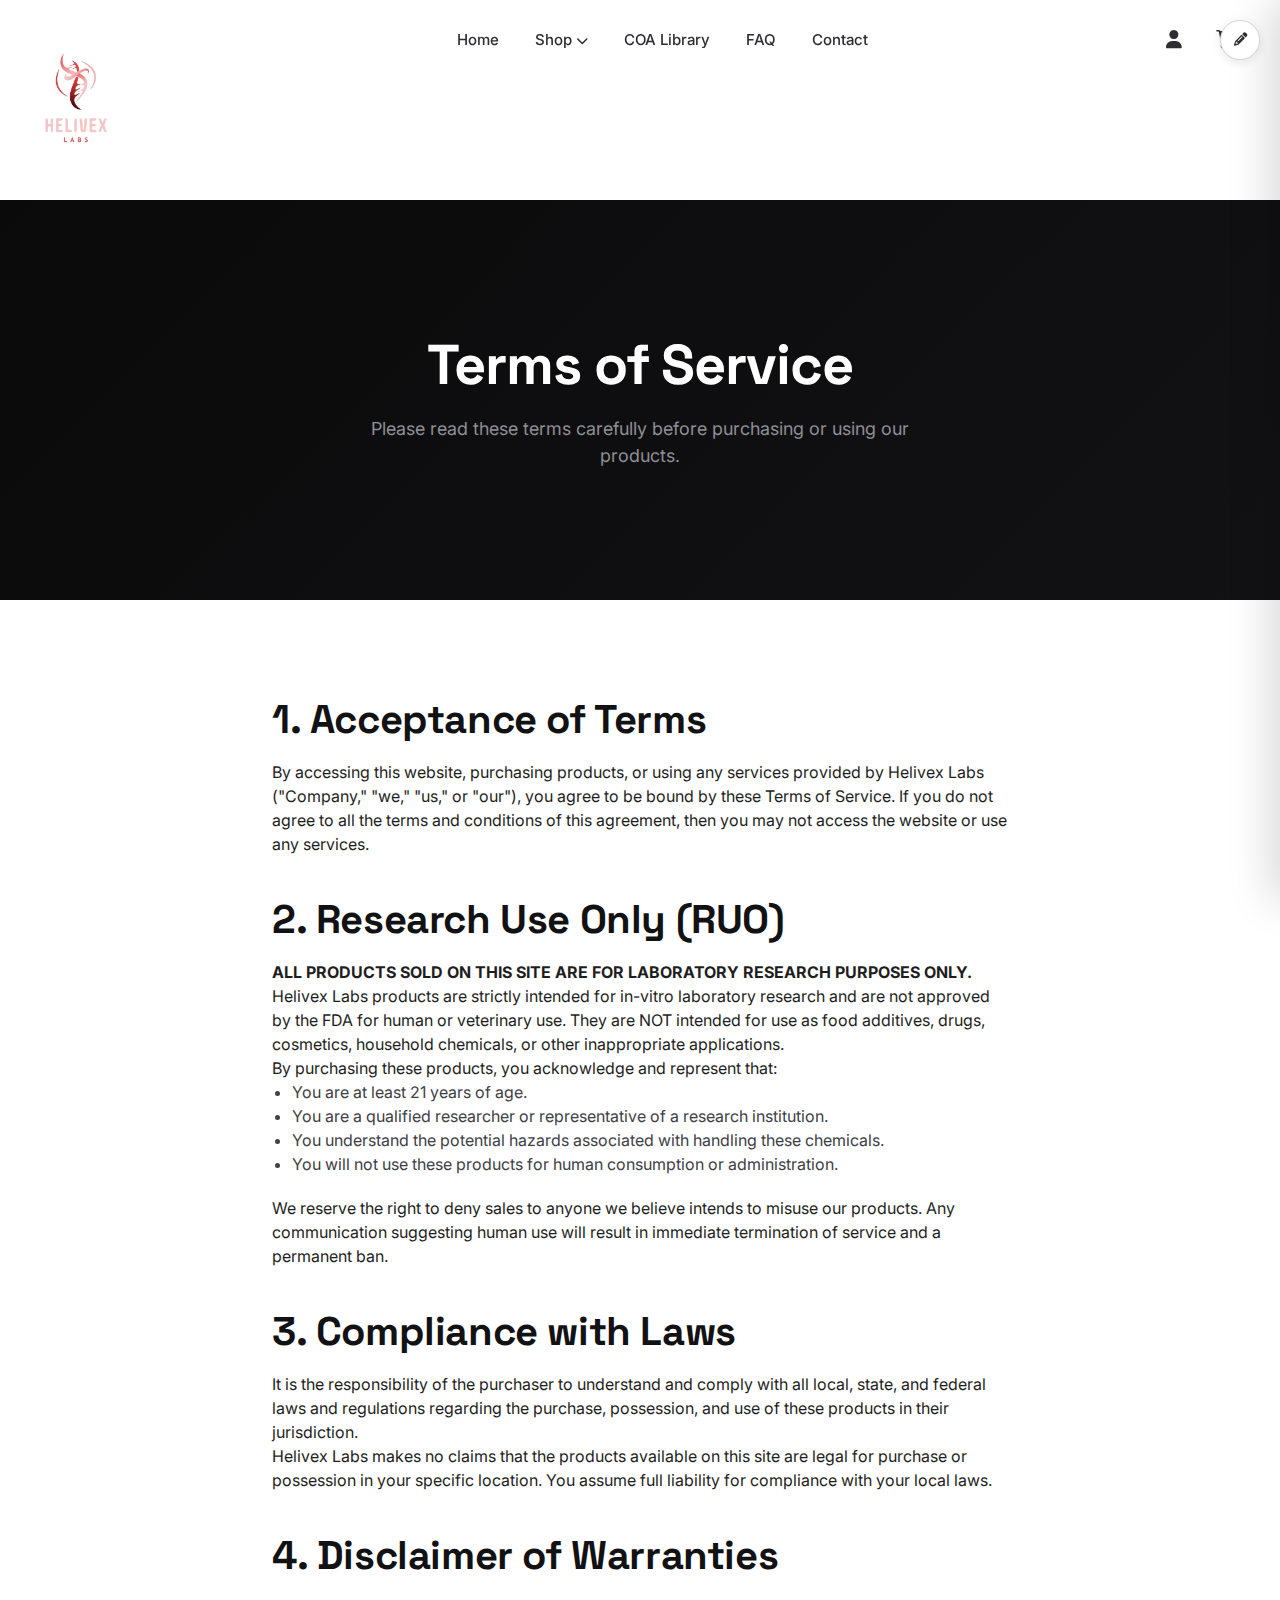
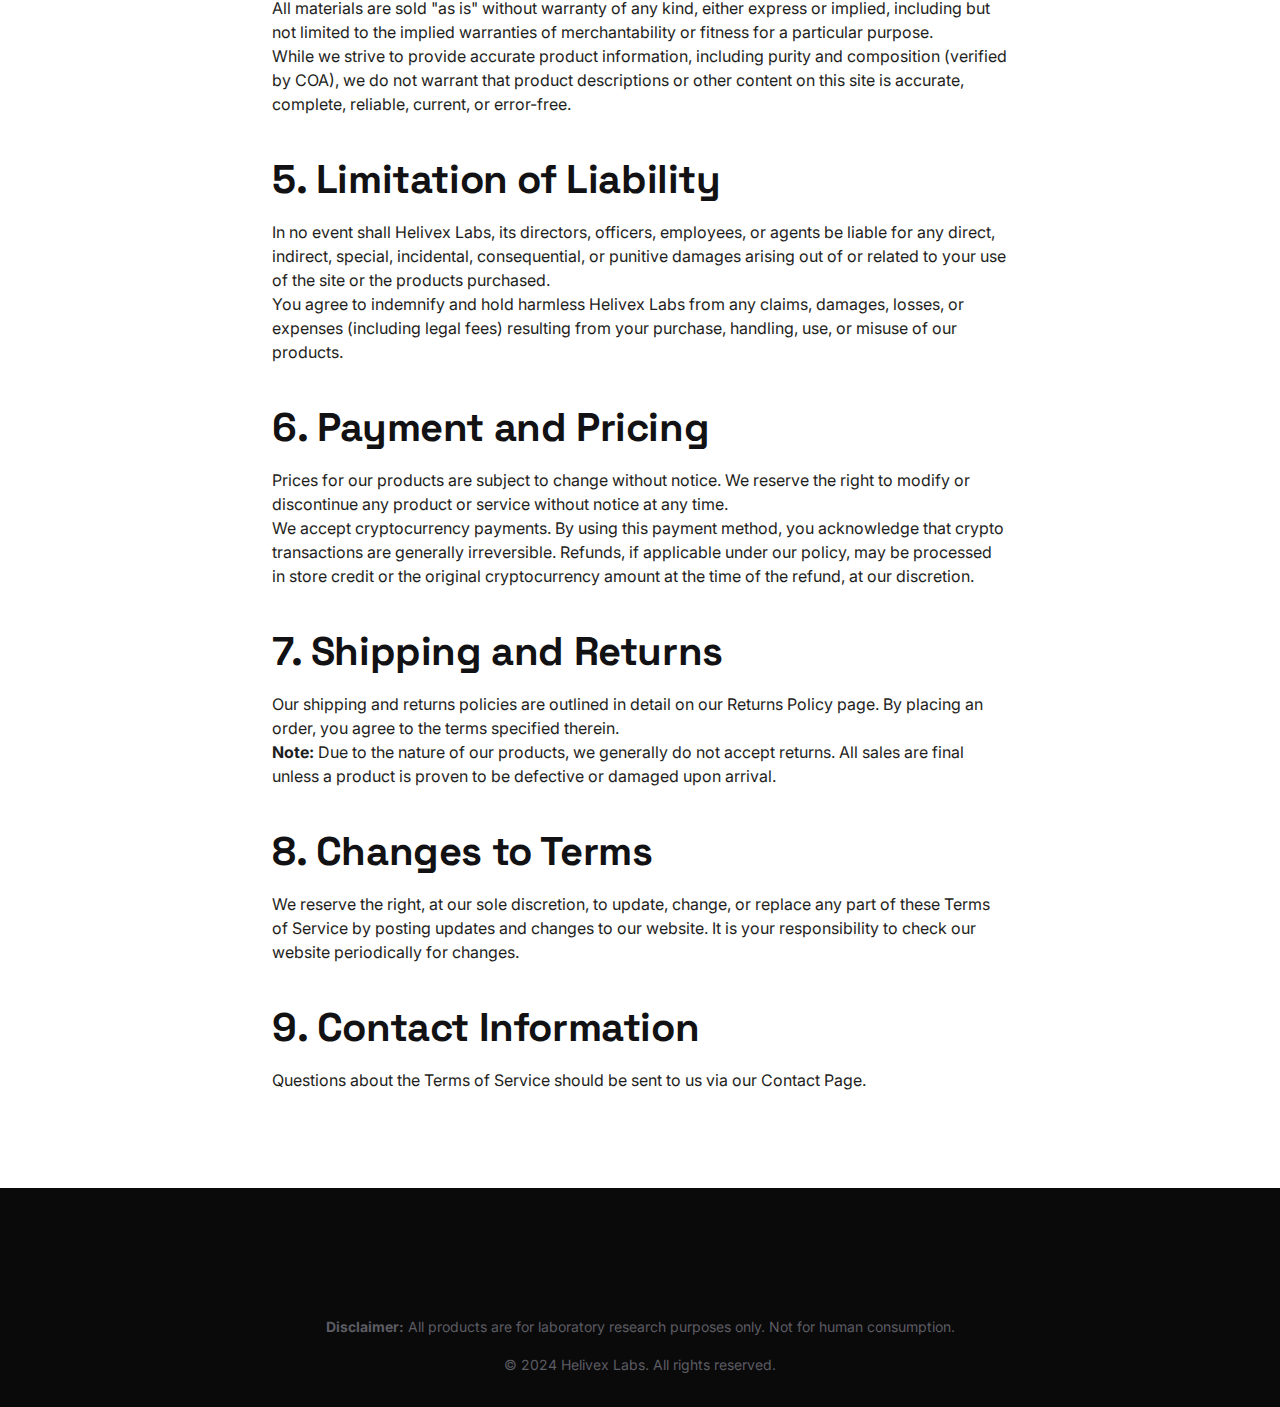
<file: terms.html>
<!DOCTYPE html>
<html lang="en">
<head>
    <meta charset="UTF-8">
    <meta name="viewport" content="width=device-width, initial-scale=1.0">
    <title>Terms of Service | Helivex Labs</title>
    <link rel="stylesheet" href="css/style.css">
    <link rel="stylesheet" href="css/animations.css">
    <link rel="stylesheet" href="css/pages.css">
    <link rel="preconnect" href="https://fonts.googleapis.com">
    <link rel="preconnect" href="https://fonts.gstatic.com" crossorigin>
    <link href="https://fonts.googleapis.com/css2?family=Inter:wght@300;400;500;600;700&family=Space+Grotesk:wght@400;500;600;700&display=swap" rel="stylesheet">
    <link rel="stylesheet" href="https://cdnjs.cloudflare.com/ajax/libs/font-awesome/6.4.0/css/all.min.css">
</head>
<body>
    <!-- Header -->
    <header class="header" id="header">
        <div class="header-container">
            <a href="index.html" class="logo">
                <img src="images/logo.png" alt="Helivex Labs Logo" class="logo-image">
            </a>

            <nav class="nav-main" id="nav-main">
                <ul class="nav-list">
                    <li><a href="index.html" class="nav-link">Home</a></li>
                    <li class="nav-dropdown">
                        <a href="shop.html" class="nav-link">Shop <i class="fas fa-chevron-down"></i></a>
                        <div class="dropdown-menu">
                            <a href="shop.html?category=all">All Peptides</a>
                            <a href="shop.html?category=metabolic">Metabolic Research</a>
                            <a href="shop.html?category=healing">Tissue Repair</a>
                            <a href="shop.html?category=cognitive">Cognitive Research</a>
                            <a href="shop.html?category=longevity">Longevity Studies</a>
                        </div>
                    </li>
                    <li><a href="coa.html" class="nav-link">COA Library</a></li>
                    <li><a href="faq.html" class="nav-link">FAQ</a></li>
                    <li><a href="contact.html" class="nav-link">Contact</a></li>
                </ul>
            </nav>

            <div class="header-actions">
                <a href="dashboard.html" class="account-link" aria-label="Account">
                    <i class="fas fa-user"></i>
                </a>
                <button class="cart-toggle" id="cart-toggle" aria-label="Cart">
                    <i class="fas fa-shopping-cart"></i>
                    <span class="cart-count" id="cart-count">0</span>
                </button>
                <button class="mobile-menu-toggle" id="mobile-menu-toggle" aria-label="Menu">
                    <span></span>
                    <span></span>
                    <span></span>
                </button>
            </div>
        </div>
    </header>

    <!-- Cart Sidebar -->
    <aside class="cart-sidebar" id="cart-sidebar">
        <div class="cart-header">
            <h3>Your Cart</h3>
            <button class="cart-close" id="cart-close"><i class="fas fa-times"></i></button>
        </div>
        <div class="cart-items" id="cart-items"></div>
        <div class="cart-footer">
            <div class="cart-subtotal">
                <span>Subtotal:</span>
                <span id="cart-subtotal">$0.00</span>
            </div>
            <a href="checkout.html" class="btn btn-primary btn-block">Checkout</a>
        </div>
    </aside>
    <div class="cart-overlay" id="cart-overlay"></div>

    <!-- Page Header -->
    <section class="page-hero">
        <div class="container">
            <h1>Terms of Service</h1>
            <p>Please read these terms carefully before purchasing or using our products.</p>
        </div>
    </section>

    <!-- Terms Content -->
    <section class="policy-content section">
        <div class="container" style="max-width: 800px; margin: 0 auto;">
            
            <div class="policy-block" style="margin-bottom: 40px;">
                <h2>1. Acceptance of Terms</h2>
                <p>By accessing this website, purchasing products, or using any services provided by Helivex Labs ("Company," "we," "us," or "our"), you agree to be bound by these Terms of Service. If you do not agree to all the terms and conditions of this agreement, then you may not access the website or use any services.</p>
            </div>

            <div class="policy-block" style="margin-bottom: 40px;">
                <h2>2. Research Use Only (RUO)</h2>
                <p><strong>ALL PRODUCTS SOLD ON THIS SITE ARE FOR LABORATORY RESEARCH PURPOSES ONLY.</strong></p>
                <p>Helivex Labs products are strictly intended for in-vitro laboratory research and are not approved by the FDA for human or veterinary use. They are NOT intended for use as food additives, drugs, cosmetics, household chemicals, or other inappropriate applications.</p>
                <p>By purchasing these products, you acknowledge and represent that:</p>
                <ul style="list-style-type: disc; padding-left: 20px; margin-bottom: 20px; color: var(--gray-600);">
                    <li>You are at least 21 years of age.</li>
                    <li>You are a qualified researcher or representative of a research institution.</li>
                    <li>You understand the potential hazards associated with handling these chemicals.</li>
                    <li>You will not use these products for human consumption or administration.</li>
                </ul>
                <p>We reserve the right to deny sales to anyone we believe intends to misuse our products. Any communication suggesting human use will result in immediate termination of service and a permanent ban.</p>
            </div>

            <div class="policy-block" style="margin-bottom: 40px;">
                <h2>3. Compliance with Laws</h2>
                <p>It is the responsibility of the purchaser to understand and comply with all local, state, and federal laws and regulations regarding the purchase, possession, and use of these products in their jurisdiction.</p>
                <p>Helivex Labs makes no claims that the products available on this site are legal for purchase or possession in your specific location. You assume full liability for compliance with your local laws.</p>
            </div>

            <div class="policy-block" style="margin-bottom: 40px;">
                <h2>4. Disclaimer of Warranties</h2>
                <p>All materials are sold "as is" without warranty of any kind, either express or implied, including but not limited to the implied warranties of merchantability or fitness for a particular purpose.</p>
                <p>While we strive to provide accurate product information, including purity and composition (verified by COA), we do not warrant that product descriptions or other content on this site is accurate, complete, reliable, current, or error-free.</p>
            </div>

            <div class="policy-block" style="margin-bottom: 40px;">
                <h2>5. Limitation of Liability</h2>
                <p>In no event shall Helivex Labs, its directors, officers, employees, or agents be liable for any direct, indirect, special, incidental, consequential, or punitive damages arising out of or related to your use of the site or the products purchased.</p>
                <p>You agree to indemnify and hold harmless Helivex Labs from any claims, damages, losses, or expenses (including legal fees) resulting from your purchase, handling, use, or misuse of our products.</p>
            </div>

            <div class="policy-block" style="margin-bottom: 40px;">
                <h2>6. Payment and Pricing</h2>
                <p>Prices for our products are subject to change without notice. We reserve the right to modify or discontinue any product or service without notice at any time.</p>
                <p>We accept cryptocurrency payments. By using this payment method, you acknowledge that crypto transactions are generally irreversible. Refunds, if applicable under our policy, may be processed in store credit or the original cryptocurrency amount at the time of the refund, at our discretion.</p>
            </div>

            <div class="policy-block" style="margin-bottom: 40px;">
                <h2>7. Shipping and Returns</h2>
                <p>Our shipping and returns policies are outlined in detail on our <a href="returns.html">Returns Policy</a> page. By placing an order, you agree to the terms specified therein.</p>
                <p><strong>Note:</strong> Due to the nature of our products, we generally do not accept returns. All sales are final unless a product is proven to be defective or damaged upon arrival.</p>
            </div>

            <div class="policy-block" style="margin-bottom: 40px;">
                <h2>8. Changes to Terms</h2>
                <p>We reserve the right, at our sole discretion, to update, change, or replace any part of these Terms of Service by posting updates and changes to our website. It is your responsibility to check our website periodically for changes.</p>
            </div>

            <div class="policy-block">
                <h2>9. Contact Information</h2>
                <p>Questions about the Terms of Service should be sent to us via our <a href="contact.html">Contact Page</a>.</p>
            </div>

        </div>
    </section>

    <!-- Footer -->
    <footer class="footer">
        <div class="container">
            <div class="footer-bottom">
                <div class="footer-disclaimer">
                    <p><strong>Disclaimer:</strong> All products are for laboratory research purposes only. Not for human consumption.</p>
                </div>
                <div class="footer-copyright">
                    <p>&copy; 2024 Helivex Labs. All rights reserved.</p>
                </div>
            </div>
        </div>
    </footer>

    <button class="back-to-top" id="back-to-top" aria-label="Back to top">
        <i class="fas fa-chevron-up"></i>
    </button>

    <script src="js/products.js"></script>
    <script src="js/cart.js"></script>
    <script src="js/main.js"></script>
    <script src="js/logo-editor.js"></script>
</body>
</html>
</file>
<file: css/style.css>
/* =============================================
   HELIVEX LABS - Main Stylesheet
   A flowing, modern design for research peptides
   ============================================= */

/* CSS Variables */
:root {
    /* Primary Colors - Deep Crimson/Wine Theme */
    --primary-900: #4A0D1C;
    --primary-800: #6B1229;
    --primary-700: #8B1538;
    --primary-600: #A91D45;
    --primary-500: #C41E3A;
    --primary: #C41E3A;
    --primary-400: #DC3545;
    --primary-300: #E85D6C;
    --primary-200: #F4929B;
    --primary-100: #FCDEE0;
    --primary-50: #FEF2F3;

    /* Neutral Colors */
    --gray-950: #0A0A0B;
    --gray-900: #121214;
    --gray-800: #1E1E21;
    --gray-700: #2D2D32;
    --gray-600: #404046;
    --gray-500: #5C5C63;
    --gray-400: #8E8E96;
    --gray-300: #B4B4BC;
    --gray-200: #D4D4DA;
    --gray-100: #EBEBEF;
    --gray-50: #F7F7F9;
    --white: #FFFFFF;

    /* Accent Colors */
    --accent-gold: #D4AF37;
    --accent-blue: #3B82F6;
    --accent-green: #10B981;
    --accent-purple: #8B5CF6;

    /* Semantic Colors */
    --success: #10B981;
    --warning: #F59E0B;
    --error: #EF4444;
    --info: #3B82F6;

    /* Typography */
    --font-primary: 'Inter', -apple-system, BlinkMacSystemFont, sans-serif;
    --font-display: 'Space Grotesk', sans-serif;

    /* Spacing */
    --space-xs: 0.25rem;
    --space-sm: 0.5rem;
    --space-md: 1rem;
    --space-lg: 1.5rem;
    --space-xl: 2rem;
    --space-2xl: 3rem;
    --space-3xl: 4rem;
    --space-4xl: 6rem;

    /* Border Radius */
    --radius-sm: 0.375rem;
    --radius-md: 0.5rem;
    --radius-lg: 0.75rem;
    --radius-xl: 1rem;
    --radius-2xl: 1.5rem;
    --radius-full: 9999px;

    /* Shadows */
    --shadow-sm: 0 1px 2px 0 rgba(0, 0, 0, 0.05);
    --shadow-md: 0 4px 6px -1px rgba(0, 0, 0, 0.1), 0 2px 4px -2px rgba(0, 0, 0, 0.1);
    --shadow-lg: 0 10px 15px -3px rgba(0, 0, 0, 0.1), 0 4px 6px -4px rgba(0, 0, 0, 0.1);
    --shadow-xl: 0 20px 25px -5px rgba(0, 0, 0, 0.1), 0 8px 10px -6px rgba(0, 0, 0, 0.1);
    --shadow-glow: 0 0 40px rgba(196, 30, 58, 0.3);
    --shadow-glow-sm: 0 0 20px rgba(196, 30, 58, 0.2);

    /* Transitions */
    --transition-fast: 150ms ease;
    --transition-base: 250ms ease;
    --transition-slow: 400ms ease;
    --transition-bounce: 500ms cubic-bezier(0.34, 1.56, 0.64, 1);

    /* Z-index layers */
    --z-dropdown: 100;
    --z-sticky: 200;
    --z-overlay: 300;
    --z-modal: 400;
    --z-toast: 500;
}

/* Reset & Base Styles */
*, *::before, *::after {
    box-sizing: border-box;
    margin: 0;
    padding: 0;
}

html {
    scroll-behavior: smooth;
    font-size: 16px;
}

body {
    font-family: var(--font-primary);
    background-color: var(--white);
    color: var(--gray-800);
    line-height: 1.5;
    -webkit-font-smoothing: antialiased;
    overflow-x: hidden;
}

h1, h2, h3, h4, h5, h6 {
    font-family: var(--font-display);
    line-height: 1.2;
    color: var(--gray-900);
    margin-bottom: var(--space-md);
}

h1 { font-size: 3.5rem; letter-spacing: -0.02em; font-weight: 700; }
h2 { font-size: 2.5rem; letter-spacing: -0.01em; font-weight: 700; }
h3 { font-size: 1.75rem; font-weight: 600; }
h4 { font-size: 1.25rem; font-weight: 600; }

a {
    text-decoration: none;
    color: inherit;
    transition: color var(--transition-fast);
}

ul {
    list-style: none;
}

img {
    max-width: 100%;
    height: auto;
    display: block;
}

button {
    font-family: var(--font-primary);
}

/* Utilities */
.container {
    width: 100%;
    max-width: 1280px;
    margin: 0 auto;
    padding: 0 var(--space-xl);
}

.section {
    padding: var(--space-4xl) 0;
}

.text-center { text-align: center; }
.hidden { display: none !important; }

/* Buttons */
.btn {
    display: inline-flex;
    align-items: center;
    justify-content: center;
    gap: var(--space-sm);
    padding: var(--space-md) var(--space-xl);
    border-radius: var(--radius-full);
    font-weight: 600;
    font-size: 1rem;
    transition: all var(--transition-base);
    cursor: pointer;
    border: none;
}

.btn-primary {
    background: var(--primary);
    color: var(--white);
    box-shadow: var(--shadow-glow-sm);
}

.btn-primary:hover {
    background: var(--primary-600);
    transform: translateY(-2px);
    box-shadow: var(--shadow-glow);
}

.btn-outline {
    background: transparent;
    border: 2px solid var(--gray-200);
    color: var(--gray-700);
}

.btn-outline:hover {
    border-color: var(--primary);
    color: var(--primary);
    background: var(--primary-50);
}

.btn-sm {
    padding: var(--space-sm) var(--space-md);
    font-size: 0.875rem;
}

.btn-block {
    width: 100%;
}

/* Age Verification Modal */
.modal-overlay {
    position: fixed;
    top: 0;
    left: 0;
    width: 100%;
    height: 100%;
    background: rgba(10, 10, 11, 0.95);
    display: flex;
    align-items: center;
    justify-content: center;
    z-index: var(--z-modal);
    opacity: 1;
    visibility: visible;
    transition: all var(--transition-slow);
}

.modal-overlay.hidden {
    opacity: 0;
    visibility: hidden;
    pointer-events: none;
}

.age-modal {
    background: var(--white);
    padding: var(--space-3xl);
    border-radius: var(--radius-2xl);
    text-align: center;
    max-width: 480px;
    width: 90%;
    animation: modalSlideIn 0.5s ease;
}

@keyframes modalSlideIn {
    from {
        opacity: 0;
        transform: translateY(30px) scale(0.95);
    }
    to {
        opacity: 1;
        transform: translateY(0) scale(1);
    }
}

.helix-icon-modal {
    width: 80px;
    height: 80px;
    margin: 0 auto var(--space-xl);
}

.helix-svg {
    width: 100%;
    height: 100%;
}

.helix-path, .helix-path-2 {
    stroke-linecap: round;
    stroke-linejoin: round;
    animation: helixPulse 3s ease-in-out infinite;
}

.helix-path-2 {
    animation-delay: 1.5s;
}

@keyframes helixPulse {
    0%, 100% { opacity: 0.5; }
    50% { opacity: 1; }
}

.age-modal h2 {
    margin-bottom: var(--space-md);
    color: var(--gray-900);
}

.age-modal p {
    color: var(--gray-600);
    margin-bottom: var(--space-xl);
}

.age-buttons {
    display: flex;
    flex-direction: column;
    gap: var(--space-md);
}

/* Header */
.header {
    position: fixed;
    top: 0;
    left: 0;
    width: 100%;
    background: rgba(255, 255, 255, 0.95);
    backdrop-filter: blur(20px);
    -webkit-backdrop-filter: blur(20px);
    z-index: var(--z-sticky);
    transition: all var(--transition-base);
}

.header.scrolled {
    box-shadow: 0 2px 20px rgba(0, 0, 0, 0.08);
}

.header-container {
    display: flex;
    align-items: center;
    justify-content: space-between;
    height: 80px;
    max-width: 1400px;
    margin: 0 auto;
    padding: 0 var(--space-xl);
    position: relative;
    overflow: visible;
}

/* Logo */
.logo {
    display: flex;
    align-items: center;
    gap: var(--space-sm);
    color: var(--gray-900);
    font-family: var(--font-display);
    font-size: 1.5rem;
    font-weight: 700;
    letter-spacing: -0.02em;
    width: 140px; /* Reserve space for absolute logo */
    position: relative;
}

.logo:hover {
    color: var(--gray-900);
}

.logo-image {
    height: 100px;
    width: auto;
    display: block;
    object-fit: contain;
    position: absolute;
    top: 10px;
    z-index: 201;
}

.logo-icon {
    width: 40px;
    height: 40px;
    color: var(--primary);
}

.logo-helix {
    width: 100%;
    height: 100%;
}

.logo-text {
    display: flex;
    align-items: baseline;
}

.logo-accent {
    color: var(--primary);
    font-size: 0.7em;
    margin-left: 0.15em;
}

/* Navigation */
.nav-main {
    display: flex;
    align-items: center;
}

.nav-list {
    display: flex;
    align-items: center;
    gap: var(--space-xs);
}

.nav-link {
    display: flex;
    align-items: center;
    gap: var(--space-xs);
    padding: var(--space-sm) var(--space-md);
    color: var(--gray-700);
    font-size: 0.9375rem;
    font-weight: 500;
    border-radius: var(--radius-md);
    transition: all var(--transition-fast);
}

.nav-link:hover,
.nav-link.active {
    color: var(--primary);
    background: var(--primary-50);
}

.nav-link i {
    font-size: 0.75rem;
    margin-top: 1px;
}

/* Dropdown Menu */
.nav-dropdown {
    position: relative;
}

.dropdown-menu {
    position: absolute;
    top: 100%;
    left: 50%;
    transform: translateX(-50%) translateY(10px);
    background: var(--white);
    min-width: 220px;
    padding: var(--space-sm);
    border-radius: var(--radius-md);
    box-shadow: var(--shadow-lg);
    opacity: 0;
    visibility: hidden;
    transition: all var(--transition-fast);
    z-index: var(--z-dropdown);
    display: none; /* Changed from flex to none to force hide */
    flex-direction: column;
    gap: 2px;
}

.nav-dropdown:hover .dropdown-menu {
    opacity: 1;
    visibility: visible;
    display: flex; /* Show on hover */
    transform: translateX(-50%) translateY(0);
}

.dropdown-menu a {
    padding: var(--space-sm) var(--space-md);
    color: var(--gray-700);
    font-size: 0.875rem;
    border-radius: var(--radius-sm);
    transition: all var(--transition-fast);
    white-space: nowrap;
}

.dropdown-menu a:hover {
    background: var(--gray-50);
    color: var(--primary);
}

/* Header Actions */
.header-actions {
    display: flex;
    align-items: center;
    gap: var(--space-sm);
}

.search-toggle,
.cart-toggle,
.account-link {
    width: 44px;
    height: 44px;
    display: flex;
    align-items: center;
    justify-content: center;
    background: transparent;
    border: none;
    border-radius: var(--radius-full);
    color: var(--gray-700);
    cursor: pointer;
    transition: all var(--transition-fast);
    font-size: 1.125rem;
}

.search-toggle:hover,
.cart-toggle:hover,
.account-link:hover {
    background: var(--gray-100);
    color: var(--primary);
}

.cart-toggle {
    position: relative;
}

.cart-count {
    position: absolute;
    top: 4px;
    right: 4px;
    min-width: 18px;
    height: 18px;
    background: var(--primary);
    color: var(--white);
    font-size: 0.6875rem;
    font-weight: 600;
    display: flex;
    align-items: center;
    justify-content: center;
    border-radius: var(--radius-full);
}

/* Mobile Menu Toggle */
.mobile-menu-toggle {
    display: none;
    flex-direction: column;
    justify-content: center;
    gap: 5px;
    width: 44px;
    height: 44px;
    background: transparent;
    border: none;
    cursor: pointer;
    padding: 10px;
}

.mobile-menu-toggle span {
    display: block;
    width: 100%;
    height: 2px;
    background: var(--gray-800);
    border-radius: var(--radius-full);
    transition: all var(--transition-fast);
}

.mobile-menu-toggle.active span:nth-child(1) {
    transform: rotate(45deg) translate(5px, 5px);
}

.mobile-menu-toggle.active span:nth-child(2) {
    opacity: 0;
}

.mobile-menu-toggle.active span:nth-child(3) {
    transform: rotate(-45deg) translate(5px, -5px);
}

/* Search Bar */
.search-bar {
    position: absolute;
    top: 100%;
    left: 0;
    width: 100%;
    background: var(--white);
    box-shadow: var(--shadow-lg);
    padding: var(--space-lg);
    opacity: 0;
    visibility: hidden;
    transform: translateY(-10px);
    transition: all var(--transition-fast);
}

.search-bar.active {
    opacity: 1;
    visibility: visible;
    transform: translateY(0);
}

.search-container {
    display: flex;
    align-items: center;
    gap: var(--space-sm);
    max-width: 600px;
    margin: 0 auto;
}

.search-container input {
    flex: 1;
    padding: var(--space-md) var(--space-lg);
    border: 2px solid var(--gray-200);
    border-radius: var(--radius-lg);
    font-size: 1rem;
    transition: all var(--transition-fast);
}

.search-container input:focus {
    outline: none;
    border-color: var(--primary);
}

.search-submit,
.search-close {
    width: 48px;
    height: 48px;
    display: flex;
    align-items: center;
    justify-content: center;
    background: var(--gray-100);
    border: none;
    border-radius: var(--radius-lg);
    color: var(--gray-700);
    font-size: 1rem;
    cursor: pointer;
    transition: all var(--transition-fast);
}

.search-submit:hover {
    background: var(--primary);
    color: var(--white);
}

.search-close:hover {
    background: var(--gray-200);
}

/* Cart Sidebar */
.cart-sidebar {
    position: fixed;
    top: 0;
    right: 0;
    width: 100%;
    max-width: 420px;
    height: 100vh;
    background: var(--white);
    box-shadow: -10px 0 40px rgba(0, 0, 0, 0.15);
    z-index: var(--z-overlay);
    display: flex;
    flex-direction: column;
    transform: translateX(100%);
    transition: transform var(--transition-base);
}

.cart-sidebar.active {
    transform: translateX(0);
}

.cart-overlay {
    position: fixed;
    top: 0;
    left: 0;
    width: 100%;
    height: 100%;
    background: rgba(0, 0, 0, 0.5);
    z-index: calc(var(--z-overlay) - 1);
    opacity: 0;
    visibility: hidden;
    transition: all var(--transition-base);
}

.cart-overlay.active {
    opacity: 1;
    visibility: visible;
}

.cart-header {
    display: flex;
    align-items: center;
    justify-content: space-between;
    padding: var(--space-lg) var(--space-xl);
    border-bottom: 1px solid var(--gray-100);
}

.cart-header h3 {
    font-size: 1.25rem;
}

.cart-close {
    width: 40px;
    height: 40px;
    display: flex;
    align-items: center;
    justify-content: center;
    background: var(--gray-100);
    border: none;
    border-radius: var(--radius-md);
    color: var(--gray-700);
    cursor: pointer;
    transition: all var(--transition-fast);
}

.cart-close:hover {
    background: var(--gray-200);
}

.cart-items {
    flex: 1;
    overflow-y: auto;
    padding: var(--space-lg);
}

.cart-item {
    display: flex;
    gap: var(--space-md);
    padding: var(--space-md) 0;
    border-bottom: 1px solid var(--gray-100);
}

.cart-item-image {
    width: 80px;
    height: 80px;
    background: var(--gray-100);
    border-radius: var(--radius-md);
    display: flex;
    align-items: center;
    justify-content: center;
    color: var(--primary);
    font-size: 1.5rem;
}

.cart-item-details {
    flex: 1;
}

.cart-item-name {
    font-weight: 600;
    margin-bottom: var(--space-xs);
}

.cart-item-variant {
    font-size: 0.875rem;
    color: var(--gray-500);
    margin-bottom: var(--space-sm);
}

.cart-item-price {
    font-weight: 600;
    color: var(--primary);
}

.cart-item-quantity {
    display: flex;
    align-items: center;
    gap: var(--space-sm);
    margin-top: var(--space-sm);
}

.quantity-btn {
    width: 28px;
    height: 28px;
    display: flex;
    align-items: center;
    justify-content: center;
    background: var(--gray-100);
    border: none;
    border-radius: var(--radius-sm);
    cursor: pointer;
    transition: all var(--transition-fast);
}

.quantity-btn:hover {
    background: var(--gray-200);
}

.cart-item-remove {
    padding: var(--space-xs);
    background: transparent;
    border: none;
    color: var(--gray-400);
    cursor: pointer;
    transition: color var(--transition-fast);
}

.cart-item-remove:hover {
    color: var(--error);
}

.cart-empty {
    text-align: center;
    padding: var(--space-3xl) var(--space-xl);
    color: var(--gray-500);
}

.cart-empty i {
    font-size: 3rem;
    margin-bottom: var(--space-md);
    opacity: 0.5;
}

.cart-footer {
    padding: var(--space-lg) var(--space-xl);
    border-top: 1px solid var(--gray-100);
    background: var(--gray-50);
}

.cart-subtotal {
    display: flex;
    justify-content: space-between;
    font-size: 1.125rem;
    font-weight: 600;
    margin-bottom: var(--space-md);
}

.cart-note {
    text-align: center;
    font-size: 0.8125rem;
    color: var(--gray-500);
    margin-top: var(--space-sm);
}

/* Hero Section */
.hero {
    position: relative;
    min-height: 100vh;
    display: flex;
    align-items: center;
    justify-content: center;
    background: linear-gradient(135deg, var(--gray-950) 0%, var(--gray-900) 50%, var(--primary-900) 100%);
    overflow: hidden;
    padding-top: 160px;
}

.hero-bg {
    position: absolute;
    top: 0;
    left: 0;
    width: 100%;
    height: 100%;
    pointer-events: none;
}

.floating-helix {
    position: absolute;
    width: 300px;
    height: 300px;
    border-radius: 50%;
    background: radial-gradient(circle, rgba(196, 30, 58, 0.15) 0%, transparent 70%);
    filter: blur(40px);
    animation: floatHelix 20s ease-in-out infinite;
}

.helix-1 {
    top: 10%;
    left: 10%;
    animation-delay: 0s;
}

.helix-2 {
    top: 50%;
    right: 10%;
    animation-delay: -7s;
}

.helix-3 {
    bottom: 10%;
    left: 30%;
    animation-delay: -14s;
}

@keyframes floatHelix {
    0%, 100% {
        transform: translate(0, 0) scale(1);
    }
    25% {
        transform: translate(30px, -30px) scale(1.1);
    }
    50% {
        transform: translate(-20px, 20px) scale(0.9);
    }
    75% {
        transform: translate(20px, 30px) scale(1.05);
    }
}

.particle-field {
    position: absolute;
    width: 100%;
    height: 100%;
}

.hero-content {
    position: relative;
    z-index: 1;
    text-align: center;
    max-width: 900px;
    padding: 0 var(--space-xl);
}

.hero-badge {
    display: inline-flex;
    align-items: center;
    gap: var(--space-sm);
    padding: var(--space-sm) var(--space-lg);
    background: rgba(255, 255, 255, 0.1);
    border: 1px solid rgba(255, 255, 255, 0.15);
    border-radius: var(--radius-full);
    color: var(--gray-300);
    font-size: 0.875rem;
    font-weight: 500;
    margin-bottom: var(--space-xl);
    backdrop-filter: blur(10px);
}

.pulse-dot {
    width: 8px;
    height: 8px;
    background: var(--success);
    border-radius: 50%;
    animation: pulse 2s ease-in-out infinite;
}

@keyframes pulse {
    0%, 100% {
        opacity: 1;
        transform: scale(1);
    }
    50% {
        opacity: 0.5;
        transform: scale(1.2);
    }
}

.hero-title {
    margin-bottom: var(--space-lg);
}

.title-line {
    display: block;
    color: var(--white);
}

.hero-title .gradient-text {
    background: linear-gradient(135deg, var(--primary-400), var(--primary-200), var(--accent-gold));
    -webkit-background-clip: text;
    -webkit-text-fill-color: transparent;
}

.hero-subtitle {
    font-size: 1.25rem;
    color: var(--gray-400);
    max-width: 600px;
    margin: 0 auto var(--space-2xl);
    line-height: 1.7;
}

.hero-cta {
    display: flex;
    flex-wrap: wrap;
    justify-content: center;
    gap: var(--space-md);
    margin-bottom: var(--space-3xl);
}

.hero-cta .btn-outline {
    color: var(--white);
    border-color: rgba(255, 255, 255, 0.3);
}

.hero-cta .btn-outline:hover {
    background: var(--white);
    color: var(--gray-900);
    border-color: var(--white);
}

.hero-stats {
    display: flex;
    justify-content: center;
    gap: var(--space-3xl);
}

.stat-item {
    text-align: center;
}

.stat-number {
    font-family: var(--font-display);
    font-size: 2.5rem;
    font-weight: 700;
    color: var(--white);
}

.stat-suffix {
    font-family: var(--font-display);
    font-size: 1.5rem;
    font-weight: 700;
    color: var(--primary-400);
}

.stat-label {
    display: block;
    font-size: 0.875rem;
    color: var(--gray-500);
    margin-top: var(--space-xs);
}

.hero-scroll {
    position: absolute;
    bottom: var(--space-2xl);
    left: 50%;
    transform: translateX(-50%);
    text-align: center;
    color: var(--gray-500);
    font-size: 0.8125rem;
}

.scroll-indicator {
    width: 24px;
    height: 40px;
    border: 2px solid var(--gray-600);
    border-radius: var(--radius-full);
    margin: var(--space-sm) auto 0;
    position: relative;
}

.scroll-indicator::after {
    content: '';
    position: absolute;
    top: 6px;
    left: 50%;
    transform: translateX(-50%);
    width: 4px;
    height: 8px;
    background: var(--primary-400);
    border-radius: var(--radius-full);
    animation: scrollBounce 2s ease-in-out infinite;
}

@keyframes scrollBounce {
    0%, 100% {
        transform: translateX(-50%) translateY(0);
        opacity: 1;
    }
    50% {
        transform: translateX(-50%) translateY(12px);
        opacity: 0.3;
    }
}

/* Trust Bar */
.trust-bar {
    background: var(--gray-50);
    padding: var(--space-2xl) 0;
    border-bottom: 1px solid var(--gray-100);
}

.trust-items {
    display: grid;
    grid-template-columns: repeat(4, 1fr);
    gap: var(--space-xl);
}

.trust-item {
    display: flex;
    align-items: center;
    gap: var(--space-md);
}

.trust-icon {
    width: 56px;
    height: 56px;
    display: flex;
    align-items: center;
    justify-content: center;
    background: var(--white);
    border-radius: var(--radius-lg);
    color: var(--primary);
    font-size: 1.5rem;
    box-shadow: var(--shadow-md);
}

.trust-content h4 {
    font-size: 1rem;
    font-weight: 600;
    margin-bottom: var(--space-xs);
}

.trust-content p {
    font-size: 0.875rem;
    color: var(--gray-500);
    margin: 0;
}

/* Section Styles */
.section-header {
    text-align: center;
    max-width: 700px;
    margin: 0 auto var(--space-3xl);
}

.section-tag {
    display: inline-block;
    padding: var(--space-xs) var(--space-md);
    background: var(--primary-50);
    color: var(--primary);
    font-size: 0.8125rem;
    font-weight: 600;
    text-transform: uppercase;
    letter-spacing: 0.05em;
    border-radius: var(--radius-full);
    margin-bottom: var(--space-md);
}

.section-title {
    margin-bottom: var(--space-md);
}

.section-subtitle {
    color: var(--gray-600);
    font-size: 1.125rem;
    line-height: 1.7;
    margin: 0;
}

.section-text {
    color: var(--gray-600);
    font-size: 1.0625rem;
    line-height: 1.8;
}

.section-cta {
    text-align: center;
    margin-top: var(--space-3xl);
}

/* Product Filters */
.product-filters {
    display: flex;
    justify-content: center;
    flex-wrap: wrap;
    gap: var(--space-sm);
    margin-bottom: var(--space-2xl);
}

.filter-btn {
    padding: var(--space-sm) var(--space-lg);
    background: var(--white);
    border: 1px solid var(--gray-200);
    border-radius: var(--radius-full);
    font-size: 0.9375rem;
    font-weight: 500;
    color: var(--gray-700);
    cursor: pointer;
    transition: all var(--transition-fast);
}

.filter-btn:hover {
    border-color: var(--primary-200);
    color: var(--primary);
}

.filter-btn.active {
    background: var(--primary);
    border-color: var(--primary);
    color: var(--white);
}

/* Products Grid */
.products-grid {
    display: grid;
    grid-template-columns: repeat(4, 1fr);
    gap: var(--space-xl);
}

.product-card {
    background: var(--white);
    border-radius: var(--radius-xl);
    overflow: hidden;
    box-shadow: var(--shadow-sm);
    border: 1px solid var(--gray-100);
    transition: all var(--transition-base);
}

.product-card:hover {
    transform: translateY(-5px);
    box-shadow: var(--shadow-xl);
    border-color: var(--primary-100);
}

.product-image {
    position: relative;
    height: 220px;
    background: linear-gradient(135deg, var(--gray-100), var(--gray-50));
    display: flex;
    align-items: center;
    justify-content: center;
    overflow: hidden;
}

.product-image .peptide-icon {
    font-size: 4rem;
    color: var(--primary);
    opacity: 0.8;
    transition: all var(--transition-base);
}

.product-card:hover .peptide-icon {
    transform: scale(1.1);
}

.product-badges {
    position: absolute;
    top: var(--space-md);
    left: var(--space-md);
    display: flex;
    flex-direction: column;
    gap: var(--space-xs);
}

.badge {
    padding: 4px 10px;
    border-radius: var(--radius-sm);
    font-size: 0.75rem;
    font-weight: 600;
    text-transform: uppercase;
}

.badge-new {
    background: var(--primary);
    color: var(--white);
}

.badge-sale {
    background: var(--accent-gold);
    color: var(--gray-900);
}

.badge-stock {
    background: var(--gray-900);
    color: var(--white);
}

.product-actions-overlay {
    position: absolute;
    bottom: var(--space-md);
    left: 0;
    width: 100%;
    padding: 0 var(--space-md);
    display: flex;
    justify-content: center;
    gap: var(--space-sm);
    opacity: 0;
    transform: translateY(10px);
    transition: all var(--transition-base);
}

.product-card:hover .product-actions-overlay {
    opacity: 1;
    transform: translateY(0);
}

.action-btn {
    width: 36px;
    height: 36px;
    display: flex;
    align-items: center;
    justify-content: center;
    background: var(--white);
    border-radius: var(--radius-full);
    color: var(--gray-800);
    box-shadow: var(--shadow-md);
    border: none;
    cursor: pointer;
    transition: all var(--transition-fast);
}

.action-btn:hover {
    background: var(--primary);
    color: var(--white);
}

.product-info {
    padding: var(--space-lg);
}

.product-category {
    font-size: 0.8125rem;
    color: var(--gray-500);
    text-transform: uppercase;
    letter-spacing: 0.05em;
    margin-bottom: var(--space-xs);
}

.product-title {
    font-size: 1.125rem;
    font-weight: 700;
    margin-bottom: var(--space-sm);
}

.product-price {
    display: flex;
    align-items: center;
    gap: var(--space-sm);
    margin-bottom: var(--space-md);
}

.price-current {
    font-size: 1.25rem;
    font-weight: 700;
    color: var(--primary);
}

.price-old {
    font-size: 0.9375rem;
    color: var(--gray-400);
    text-decoration: line-through;
}

.product-btn {
    width: 100%;
    padding: var(--space-sm) var(--space-md);
    background: var(--gray-50);
    color: var(--gray-800);
    border: 1px solid var(--gray-200);
    border-radius: var(--radius-md);
    font-weight: 600;
    cursor: pointer;
    transition: all var(--transition-fast);
}

.product-btn:hover {
    background: var(--primary);
    color: var(--white);
    border-color: var(--primary);
}

/* Footer */
.footer {
    background: var(--gray-950);
    color: var(--white);
    padding-top: var(--space-4xl);
}

.footer-content {
    display: grid;
    grid-template-columns: 2fr 1fr 1fr 1.5fr;
    gap: var(--space-3xl);
    padding-bottom: var(--space-3xl);
    border-bottom: 1px solid rgba(255, 255, 255, 0.1);
}

.footer-brand p {
    color: var(--gray-400);
    margin-top: var(--space-md);
    line-height: 1.7;
}

.footer-social {
    display: flex;
    gap: var(--space-sm);
    margin-top: var(--space-lg);
}

.social-link {
    width: 36px;
    height: 36px;
    display: flex;
    align-items: center;
    justify-content: center;
    background: rgba(255, 255, 255, 0.05);
    border-radius: var(--radius-full);
    color: var(--gray-400);
    transition: all var(--transition-fast);
}

.social-link:hover {
    background: var(--primary);
    color: var(--white);
}

.footer-heading {
    font-size: 1.125rem;
    font-weight: 600;
    margin-bottom: var(--space-lg);
    color: var(--white);
}

.footer-links li {
    margin-bottom: var(--space-sm);
}

.footer-links a {
    color: var(--gray-400);
    font-size: 0.9375rem;
}

.footer-links a:hover {
    color: var(--primary);
}

.footer-newsletter p {
    color: var(--gray-400);
    margin-bottom: var(--space-md);
    font-size: 0.9375rem;
}

.newsletter-form {
    display: flex;
    gap: var(--space-xs);
}

.newsletter-form input {
    flex: 1;
    padding: var(--space-sm) var(--space-md);
    background: rgba(255, 255, 255, 0.05);
    border: 1px solid rgba(255, 255, 255, 0.1);
    border-radius: var(--radius-md);
    color: var(--white);
    font-size: 0.9375rem;
}

.newsletter-form input:focus {
    outline: none;
    border-color: var(--primary);
}

.newsletter-form button {
    width: 40px;
    background: var(--primary);
    color: var(--white);
    border: none;
    border-radius: var(--radius-md);
    cursor: pointer;
    transition: all var(--transition-fast);
}

.newsletter-form button:hover {
    background: var(--primary-600);
}

.footer-bottom {
    padding: var(--space-xl) 0;
    text-align: center;
    color: var(--gray-500);
    font-size: 0.875rem;
}

.footer-disclaimer {
    max-width: 800px;
    margin: 0 auto var(--space-md);
    line-height: 1.6;
}

/* Back to top */
.back-to-top {
    position: fixed;
    bottom: var(--space-xl);
    right: var(--space-xl);
    width: 48px;
    height: 48px;
    background: var(--primary);
    color: var(--white);
    border: none;
    border-radius: var(--radius-full);
    display: flex;
    align-items: center;
    justify-content: center;
    font-size: 1rem;
    cursor: pointer;
    box-shadow: var(--shadow-lg);
    opacity: 0;
    visibility: hidden;
    transform: translateY(10px);
    transition: all var(--transition-base);
    z-index: var(--z-sticky);
}

.back-to-top.active {
    opacity: 1;
    visibility: visible;
    transform: translateY(0);
}

.back-to-top:hover {
    background: var(--primary-600);
    transform: translateY(-2px);
}

/* Logo Editor UI */
.logo-edit-btn {
    position: fixed;
    top: 20px;
    right: 20px;
    width: 40px;
    height: 40px;
    background: var(--white);
    border: 1px solid var(--gray-200);
    border-radius: 50%;
    color: var(--gray-700);
    cursor: pointer;
    z-index: 1000;
    display: flex;
    align-items: center;
    justify-content: center;
    box-shadow: 0 2px 10px rgba(0,0,0,0.1);
    transition: all 0.3s ease;
}

.logo-edit-btn:hover {
    background: var(--primary);
    color: var(--white);
    transform: scale(1.1);
}

.logo-editor-panel {
    position: fixed;
    top: 70px;
    right: 20px;
    width: 280px;
    background: var(--white);
    border-radius: 12px;
    box-shadow: 0 5px 20px rgba(0,0,0,0.15);
    padding: 20px;
    z-index: 1000;
    opacity: 0;
    visibility: hidden;
    transform: translateY(-10px);
    transition: all 0.3s ease;
}

.logo-editor-panel.active {
    opacity: 1;
    visibility: visible;
    transform: translateY(0);
}

.logo-editor-panel h4 {
    margin: 0 0 15px 0;
    font-size: 16px;
    color: var(--gray-900);
    border-bottom: 1px solid var(--gray-100);
    padding-bottom: 10px;
}

.editor-control {
    margin-bottom: 15px;
}

.editor-control label {
    display: block;
    font-size: 12px;
    color: var(--gray-600);
    margin-bottom: 5px;
}

.editor-control input[type="range"] {
    width: 100%;
    height: 4px;
    background: var(--gray-200);
    border-radius: 2px;
    appearance: none;
}

.editor-control input[type="range"]::-webkit-slider-thumb {
    appearance: none;
    width: 16px;
    height: 16px;
    background: var(--primary);
    border-radius: 50%;
    cursor: pointer;
}

.editor-actions {
    display: flex;
    gap: 10px;
    margin-top: 20px;
}

.editor-actions button {
    flex: 1;
    padding: 8px;
    border: none;
    border-radius: 6px;
    font-size: 12px;
    font-weight: 600;
    cursor: pointer;
    transition: all 0.2s;
}

.btn-save {
    background: var(--primary);
    color: var(--white);
}

.btn-save:hover {
    background: var(--primary-600);
}

.btn-reset {
    background: var(--gray-100);
    color: var(--gray-700);
}

.btn-reset:hover {
    background: var(--gray-200);
}

.btn-cancel {
    background: transparent;
    color: var(--gray-500);
    border: 1px solid var(--gray-200) !important;
}

.btn-cancel:hover {
    background: var(--gray-50);
    color: var(--gray-700);
}

.editor-note {
    margin-top: 15px;
    font-size: 11px;
    color: var(--gray-500);
    text-align: center;
    font-style: italic;
}

/* Media Queries */
@media (max-width: 1024px) {
    .header-container {
        padding: var(--space-sm) var(--space-lg);
    }
    
    .nav-main {
        display: none; /* Hide main nav on tablet/mobile */
    }
    
    .mobile-menu-toggle {
        display: flex;
    }
    
    .products-grid {
        grid-template-columns: repeat(3, 1fr);
    }
    
    .footer-content {
        grid-template-columns: 1fr 1fr;
    }
}

@media (max-width: 768px) {
    h1 { font-size: 2.5rem; }
    h2 { font-size: 2rem; }
    
    .header-container {
        min-height: 140px; /* Smaller header for mobile */
    }
    
    .logo-image {
        height: 120px; /* Smaller logo for mobile */
    }

    .hero {
        padding-top: 160px;
    }

    .page-hero {
        padding: calc(160px + var(--space-2xl)) 0 var(--space-2xl);
    }
    
    .products-grid {
        grid-template-columns: repeat(2, 1fr);
    }
    
    .hero-stats {
        flex-direction: column;
        gap: var(--space-xl);
    }
    
    .trust-items {
        grid-template-columns: repeat(2, 1fr);
    }
    
    .footer-content {
        grid-template-columns: 1fr;
        gap: var(--space-xl);
    }
}

@media (max-width: 480px) {
    .products-grid {
        grid-template-columns: 1fr;
    }
    
    .trust-items {
        grid-template-columns: 1fr;
    }
}
</file>
<file: css/animations.css>
/* =============================================
   HELIVEX LABS - Animations & Effects
   Flowing, organic animations for enhanced UX
   ============================================= */

/* Scroll Reveal Animations */
.reveal {
    opacity: 0;
    transform: translateY(30px);
    transition: all 0.8s cubic-bezier(0.4, 0, 0.2, 1);
}

.reveal.active {
    opacity: 1;
    transform: translateY(0);
}

.reveal-left {
    opacity: 0;
    transform: translateX(-50px);
    transition: all 0.8s cubic-bezier(0.4, 0, 0.2, 1);
}

.reveal-left.active {
    opacity: 1;
    transform: translateX(0);
}

.reveal-right {
    opacity: 0;
    transform: translateX(50px);
    transition: all 0.8s cubic-bezier(0.4, 0, 0.2, 1);
}

.reveal-right.active {
    opacity: 1;
    transform: translateX(0);
}

.reveal-scale {
    opacity: 0;
    transform: scale(0.9);
    transition: all 0.8s cubic-bezier(0.4, 0, 0.2, 1);
}

.reveal-scale.active {
    opacity: 1;
    transform: scale(1);
}

/* Stagger Animations */
.stagger-item {
    opacity: 0;
    transform: translateY(20px);
}

.stagger-item.visible {
    animation: staggerIn 0.6s ease forwards;
}

.stagger-item:nth-child(1) { animation-delay: 0.1s; }
.stagger-item:nth-child(2) { animation-delay: 0.2s; }
.stagger-item:nth-child(3) { animation-delay: 0.3s; }
.stagger-item:nth-child(4) { animation-delay: 0.4s; }
.stagger-item:nth-child(5) { animation-delay: 0.5s; }
.stagger-item:nth-child(6) { animation-delay: 0.6s; }
.stagger-item:nth-child(7) { animation-delay: 0.7s; }
.stagger-item:nth-child(8) { animation-delay: 0.8s; }

@keyframes staggerIn {
    to {
        opacity: 1;
        transform: translateY(0);
    }
}

/* Floating Animation */
.float {
    animation: float 6s ease-in-out infinite;
}

@keyframes float {
    0%, 100% {
        transform: translateY(0);
    }
    50% {
        transform: translateY(-20px);
    }
}

/* Pulse Glow Animation */
.pulse-glow {
    animation: pulseGlow 2s ease-in-out infinite;
}

@keyframes pulseGlow {
    0%, 100% {
        box-shadow: 0 0 20px rgba(196, 30, 58, 0.3);
    }
    50% {
        box-shadow: 0 0 40px rgba(196, 30, 58, 0.6);
    }
}

/* Shimmer Effect */
.shimmer {
    position: relative;
    overflow: hidden;
}

.shimmer::after {
    content: '';
    position: absolute;
    top: 0;
    left: -100%;
    width: 100%;
    height: 100%;
    background: linear-gradient(
        90deg,
        transparent,
        rgba(255, 255, 255, 0.2),
        transparent
    );
    animation: shimmer 2s infinite;
}

@keyframes shimmer {
    to {
        left: 100%;
    }
}

/* DNA Helix Animation */
.dna-helix {
    position: relative;
    width: 100px;
    height: 200px;
}

.dna-strand {
    position: absolute;
    width: 100%;
    height: 100%;
}

.dna-base {
    position: absolute;
    width: 12px;
    height: 12px;
    border-radius: 50%;
    animation: helixRotate 3s linear infinite;
}

@keyframes helixRotate {
    0% {
        transform: rotateY(0deg);
    }
    100% {
        transform: rotateY(360deg);
    }
}

/* Particle Animation */
.particle {
    position: absolute;
    width: 4px;
    height: 4px;
    background: rgba(196, 30, 58, 0.6);
    border-radius: 50%;
    animation: particleFloat 15s linear infinite;
}

@keyframes particleFloat {
    0% {
        transform: translateY(100vh) scale(0);
        opacity: 0;
    }
    10% {
        opacity: 1;
    }
    90% {
        opacity: 1;
    }
    100% {
        transform: translateY(-100vh) scale(1);
        opacity: 0;
    }
}

/* Wave Animation */
.wave-container {
    position: relative;
    overflow: hidden;
}

.wave {
    position: absolute;
    bottom: 0;
    left: 0;
    width: 200%;
    height: 100px;
    background: url("data:image/svg+xml,%3Csvg xmlns='http://www.w3.org/2000/svg' viewBox='0 0 1440 320'%3E%3Cpath fill='%23C41E3A' fill-opacity='0.1' d='M0,192L48,176C96,160,192,128,288,138.7C384,149,480,203,576,213.3C672,224,768,192,864,165.3C960,139,1056,117,1152,128C1248,139,1344,181,1392,202.7L1440,224L1440,320L1392,320C1344,320,1248,320,1152,320C1056,320,960,320,864,320C768,320,672,320,576,320C480,320,384,320,288,320C192,320,96,320,48,320L0,320Z'%3E%3C/path%3E%3C/svg%3E");
    background-size: 50% 100%;
    animation: wave 10s linear infinite;
}

@keyframes wave {
    0% {
        transform: translateX(0);
    }
    100% {
        transform: translateX(-50%);
    }
}

/* Gradient Flow Animation */
.gradient-flow {
    background: linear-gradient(
        270deg,
        var(--primary-600),
        var(--primary-400),
        var(--accent-gold),
        var(--primary-400),
        var(--primary-600)
    );
    background-size: 400% 400%;
    animation: gradientFlow 8s ease infinite;
}

@keyframes gradientFlow {
    0%, 100% {
        background-position: 0% 50%;
    }
    50% {
        background-position: 100% 50%;
    }
}

/* Text Reveal Animation */
.text-reveal {
    overflow: hidden;
}

.text-reveal span {
    display: inline-block;
    transform: translateY(100%);
    animation: textReveal 0.8s ease forwards;
}

@keyframes textReveal {
    to {
        transform: translateY(0);
    }
}

/* Button Ripple Effect */
.ripple {
    position: relative;
    overflow: hidden;
}

.ripple::before {
    content: '';
    position: absolute;
    top: 50%;
    left: 50%;
    width: 0;
    height: 0;
    background: rgba(255, 255, 255, 0.3);
    border-radius: 50%;
    transform: translate(-50%, -50%);
    transition: width 0.6s, height 0.6s;
}

.ripple:active::before {
    width: 300px;
    height: 300px;
}

/* Morphing Shape Animation */
.morph {
    animation: morph 8s ease-in-out infinite;
}

@keyframes morph {
    0%, 100% {
        border-radius: 60% 40% 30% 70% / 60% 30% 70% 40%;
    }
    25% {
        border-radius: 30% 60% 70% 40% / 50% 60% 30% 60%;
    }
    50% {
        border-radius: 50% 60% 30% 60% / 30% 40% 70% 50%;
    }
    75% {
        border-radius: 40% 30% 60% 50% / 60% 70% 40% 30%;
    }
}

/* Counter Animation */
.counter-animate {
    transition: all 0.3s ease;
}

/* Card Hover Effects */
.card-3d {
    transform-style: preserve-3d;
    transition: transform 0.5s;
}

.card-3d:hover {
    transform: perspective(1000px) rotateX(5deg) rotateY(5deg);
}

/* Loading Spinner */
.spinner {
    width: 40px;
    height: 40px;
    border: 3px solid var(--gray-200);
    border-top-color: var(--primary);
    border-radius: 50%;
    animation: spin 1s linear infinite;
}

@keyframes spin {
    to {
        transform: rotate(360deg);
    }
}

/* Skeleton Loading */
.skeleton {
    background: linear-gradient(
        90deg,
        var(--gray-100) 25%,
        var(--gray-200) 50%,
        var(--gray-100) 75%
    );
    background-size: 200% 100%;
    animation: skeleton 1.5s ease-in-out infinite;
}

@keyframes skeleton {
    0% {
        background-position: 200% 0;
    }
    100% {
        background-position: -200% 0;
    }
}

/* Typing Effect */
.typing {
    overflow: hidden;
    border-right: 2px solid var(--primary);
    white-space: nowrap;
    animation: typing 3s steps(30) forwards, blink 0.7s step-end infinite;
}

@keyframes typing {
    from {
        width: 0;
    }
    to {
        width: 100%;
    }
}

@keyframes blink {
    50% {
        border-color: transparent;
    }
}

/* Magnetic Button Effect */
.magnetic {
    transition: transform 0.3s ease;
}

/* Parallax Effect */
.parallax {
    transform: translateZ(0);
    will-change: transform;
}

/* Blur In Animation */
.blur-in {
    animation: blurIn 0.8s ease forwards;
}

@keyframes blurIn {
    from {
        opacity: 0;
        filter: blur(10px);
    }
    to {
        opacity: 1;
        filter: blur(0);
    }
}

/* Bounce Animation */
.bounce {
    animation: bounce 2s ease infinite;
}

@keyframes bounce {
    0%, 20%, 50%, 80%, 100% {
        transform: translateY(0);
    }
    40% {
        transform: translateY(-20px);
    }
    60% {
        transform: translateY(-10px);
    }
}

/* Swing Animation */
.swing {
    animation: swing 2s ease-in-out infinite;
    transform-origin: top center;
}

@keyframes swing {
    0%, 100% {
        transform: rotate(0deg);
    }
    25% {
        transform: rotate(5deg);
    }
    75% {
        transform: rotate(-5deg);
    }
}

/* Heartbeat Animation */
.heartbeat {
    animation: heartbeat 1.5s ease-in-out infinite;
}

@keyframes heartbeat {
    0%, 100% {
        transform: scale(1);
    }
    14% {
        transform: scale(1.1);
    }
    28% {
        transform: scale(1);
    }
    42% {
        transform: scale(1.1);
    }
    70% {
        transform: scale(1);
    }
}

/* Jello Animation */
.jello:hover {
    animation: jello 0.9s both;
}

@keyframes jello {
    0%, 100% {
        transform: scale3d(1, 1, 1);
    }
    30% {
        transform: scale3d(1.25, 0.75, 1);
    }
    40% {
        transform: scale3d(0.75, 1.25, 1);
    }
    50% {
        transform: scale3d(1.15, 0.85, 1);
    }
    65% {
        transform: scale3d(0.95, 1.05, 1);
    }
    75% {
        transform: scale3d(1.05, 0.95, 1);
    }
}

/* Fade Slide Combinations */
.fade-up {
    opacity: 0;
    transform: translateY(40px);
    transition: all 0.6s ease;
}

.fade-up.active {
    opacity: 1;
    transform: translateY(0);
}

.fade-down {
    opacity: 0;
    transform: translateY(-40px);
    transition: all 0.6s ease;
}

.fade-down.active {
    opacity: 1;
    transform: translateY(0);
}

/* Glitch Effect */
.glitch {
    position: relative;
}

.glitch::before,
.glitch::after {
    content: attr(data-text);
    position: absolute;
    top: 0;
    left: 0;
    width: 100%;
    height: 100%;
}

.glitch::before {
    animation: glitch-1 0.3s infinite linear alternate-reverse;
    clip-path: polygon(0 0, 100% 0, 100% 35%, 0 35%);
    color: var(--primary-400);
}

.glitch::after {
    animation: glitch-2 0.3s infinite linear alternate-reverse;
    clip-path: polygon(0 65%, 100% 65%, 100% 100%, 0 100%);
    color: var(--accent-gold);
}

@keyframes glitch-1 {
    0% {
        transform: translateX(2px);
    }
    100% {
        transform: translateX(-2px);
    }
}

@keyframes glitch-2 {
    0% {
        transform: translateX(-2px);
    }
    100% {
        transform: translateX(2px);
    }
}

/* Page Transition */
.page-transition {
    position: fixed;
    top: 0;
    left: 0;
    width: 100%;
    height: 100%;
    background: var(--primary);
    z-index: 9999;
    transform: scaleY(0);
    transform-origin: bottom;
    transition: transform 0.5s ease;
}

.page-transition.active {
    transform: scaleY(1);
    transform-origin: top;
}

/* Underline Animation */
.underline-animation {
    position: relative;
}

.underline-animation::after {
    content: '';
    position: absolute;
    bottom: -2px;
    left: 0;
    width: 0;
    height: 2px;
    background: var(--primary);
    transition: width 0.3s ease;
}

.underline-animation:hover::after {
    width: 100%;
}

/* Icon Rotate on Hover */
.icon-rotate:hover i {
    transform: rotate(360deg);
    transition: transform 0.5s ease;
}

/* Scale on Hover */
.scale-hover {
    transition: transform 0.3s ease;
}

.scale-hover:hover {
    transform: scale(1.05);
}

/* Subtle Zoom */
.zoom-hover {
    overflow: hidden;
}

.zoom-hover img {
    transition: transform 0.5s ease;
}

.zoom-hover:hover img {
    transform: scale(1.1);
}

/* Border Animation */
.border-animate {
    position: relative;
}

.border-animate::before {
    content: '';
    position: absolute;
    top: 0;
    left: 0;
    width: 100%;
    height: 100%;
    border: 2px solid var(--primary);
    border-radius: inherit;
    transform: scale(1.05);
    opacity: 0;
    transition: all 0.3s ease;
}

.border-animate:hover::before {
    transform: scale(1);
    opacity: 1;
}

/* Smooth Scroll Behavior */
@media (prefers-reduced-motion: no-preference) {
    html {
        scroll-behavior: smooth;
    }
}

/* Reduced Motion Preference */
@media (prefers-reduced-motion: reduce) {
    *,
    *::before,
    *::after {
        animation-duration: 0.01ms !important;
        animation-iteration-count: 1 !important;
        transition-duration: 0.01ms !important;
    }
}
</file>
<file: css/pages.css>
/* =============================================
   HELIVEX LABS - Additional Pages Styles
   FAQ, COA, Contact, etc.
   ============================================= */

/* Page Hero */
.page-hero {
    background: linear-gradient(135deg, var(--gray-950), var(--gray-900));
    padding: var(--space-4xl) 0;
    margin-top: 200px; /* Increased offset to 200px as requested for header/address bar clearance */
    text-align: center;
    position: relative;
    min-height: 400px;
    display: flex;
    align-items: center;
}

@media (max-width: 768px) {
    .page-hero {
        padding: var(--space-2xl) 0;
        margin-top: 180px; /* Adjusted mobile offset */
        min-height: 300px;
    }
}

.page-hero h1 {
    color: var(--white);
    margin-bottom: var(--space-md);
}

.page-hero p {
    color: var(--gray-400);
    font-size: 1.125rem;
    max-width: 600px;
    margin: 0 auto;
}

/* FAQ Styles */
.faq-content {
    background: var(--gray-50);
}

.faq-categories {
    display: flex;
    flex-wrap: wrap;
    justify-content: center;
    gap: var(--space-sm);
    margin-bottom: var(--space-3xl);
}

.faq-cat-btn {
    padding: var(--space-sm) var(--space-lg);
    background: var(--white);
    border: 1px solid var(--gray-200);
    border-radius: var(--radius-full);
    font-size: 0.9375rem;
    color: var(--gray-700);
    cursor: pointer;
    transition: all var(--transition-fast);
}

.faq-cat-btn:hover {
    border-color: var(--primary-200);
    color: var(--primary);
}

.faq-cat-btn.active {
    background: var(--primary);
    border-color: var(--primary);
    color: var(--white);
}

.faq-list {
    max-width: 800px;
    margin: 0 auto;
}

.faq-item {
    background: var(--white);
    border-radius: var(--radius-lg);
    margin-bottom: var(--space-md);
    overflow: hidden;
    box-shadow: var(--shadow-sm);
}

.faq-question {
    display: flex;
    align-items: center;
    justify-content: space-between;
    width: 100%;
    padding: var(--space-lg) var(--space-xl);
    background: transparent;
    border: none;
    font-size: 1rem;
    font-weight: 600;
    color: var(--gray-900);
    text-align: left;
    cursor: pointer;
    transition: all var(--transition-fast);
}

.faq-question:hover {
    color: var(--primary);
}

.faq-question i {
    font-size: 0.875rem;
    color: var(--gray-400);
    transition: transform var(--transition-fast);
}

.faq-item.open .faq-question i {
    transform: rotate(45deg);
    color: var(--primary);
}

.faq-answer {
    max-height: 0;
    overflow: hidden;
    transition: max-height var(--transition-base);
}

.faq-item.open .faq-answer {
    max-height: 500px;
}

.faq-answer p {
    padding: 0 var(--space-xl) var(--space-xl);
    color: var(--gray-600);
    line-height: 1.7;
    margin: 0;
}

.faq-contact {
    text-align: center;
    margin-top: var(--space-4xl);
    padding: var(--space-3xl);
    background: var(--white);
    border-radius: var(--radius-xl);
    max-width: 600px;
    margin-left: auto;
    margin-right: auto;
}

.faq-contact h3 {
    margin-bottom: var(--space-md);
}

.faq-contact p {
    color: var(--gray-600);
    margin-bottom: var(--space-xl);
}

/* COA Styles */
.coa-intro {
    display: grid;
    grid-template-columns: repeat(3, 1fr);
    gap: var(--space-xl);
    margin-bottom: var(--space-4xl);
}

.intro-card {
    display: flex;
    gap: var(--space-lg);
    padding: var(--space-xl);
    background: var(--white);
    border-radius: var(--radius-xl);
    box-shadow: var(--shadow-sm);
}

.intro-icon {
    width: 56px;
    height: 56px;
    min-width: 56px;
    display: flex;
    align-items: center;
    justify-content: center;
    background: linear-gradient(135deg, var(--primary-50), var(--primary-100));
    border-radius: var(--radius-lg);
    color: var(--primary);
    font-size: 1.25rem;
}

.intro-content h3 {
    font-size: 1rem;
    margin-bottom: var(--space-xs);
}

.intro-content p {
    color: var(--gray-600);
    font-size: 0.9375rem;
    margin: 0;
}

.coa-search {
    text-align: center;
    margin-bottom: var(--space-3xl);
}

.coa-search h2 {
    margin-bottom: var(--space-lg);
}

.search-box {
    display: flex;
    max-width: 600px;
    margin: 0 auto;
}

.search-box input {
    flex: 1;
    padding: var(--space-md) var(--space-lg);
    border: 2px solid var(--gray-200);
    border-right: none;
    border-radius: var(--radius-lg) 0 0 var(--radius-lg);
    font-size: 1rem;
}

.search-box input:focus {
    outline: none;
    border-color: var(--primary);
}

.search-box .btn {
    border-radius: 0 var(--radius-lg) var(--radius-lg) 0;
}

.coa-grid {
    display: grid;
    grid-template-columns: repeat(3, 1fr);
    gap: var(--space-lg);
    margin-bottom: var(--space-4xl);
}

.coa-card {
    display: flex;
    align-items: center;
    gap: var(--space-md);
    padding: var(--space-lg);
    background: var(--white);
    border-radius: var(--radius-lg);
    box-shadow: var(--shadow-sm);
    transition: all var(--transition-fast);
}

.coa-card:hover {
    box-shadow: var(--shadow-lg);
    transform: translateY(-2px);
}

.coa-icon {
    width: 48px;
    height: 48px;
    display: flex;
    align-items: center;
    justify-content: center;
    background: var(--gray-100);
    border-radius: var(--radius-md);
    color: var(--primary);
    font-size: 1.25rem;
}

.coa-info {
    flex: 1;
}

.coa-info h4 {
    font-size: 0.9375rem;
    margin-bottom: var(--space-xs);
}

.coa-info p {
    font-size: 0.8125rem;
    color: var(--gray-600);
    margin: 0;
}

.coa-batch {
    font-family: monospace;
    color: var(--gray-500) !important;
}

.coa-actions {
    display: flex;
    flex-direction: column;
    gap: var(--space-xs);
}

.coa-request {
    display: flex;
    justify-content: center;
}

.request-card {
    text-align: center;
    padding: var(--space-3xl);
    background: linear-gradient(135deg, var(--primary-50), var(--primary-100));
    border-radius: var(--radius-xl);
    max-width: 600px;
}

.request-card i {
    font-size: 2.5rem;
    color: var(--primary);
    margin-bottom: var(--space-lg);
}

.request-card h3 {
    margin-bottom: var(--space-md);
}

.request-card p {
    color: var(--gray-600);
    margin-bottom: var(--space-xl);
}

/* Contact Styles */
.contact-layout {
    display: grid;
    grid-template-columns: 1fr 1fr;
    gap: var(--space-4xl);
    margin-bottom: var(--space-4xl);
}

.contact-info h2 {
    margin-bottom: var(--space-md);
}

.contact-info > p {
    color: var(--gray-600);
    margin-bottom: var(--space-2xl);
}

.info-cards {
    display: flex;
    flex-direction: column;
    gap: var(--space-lg);
    margin-bottom: var(--space-2xl);
}

.info-card {
    display: flex;
    gap: var(--space-lg);
    padding: var(--space-lg);
    background: var(--gray-50);
    border-radius: var(--radius-lg);
}

.info-icon {
    width: 48px;
    height: 48px;
    display: flex;
    align-items: center;
    justify-content: center;
    background: var(--primary);
    border-radius: var(--radius-md);
    color: var(--white);
    font-size: 1.125rem;
}

.info-content h4 {
    font-size: 0.9375rem;
    margin-bottom: var(--space-xs);
}

.info-content p {
    margin: 0;
    color: var(--gray-800);
}

.info-content span {
    font-size: 0.8125rem;
    color: var(--gray-500);
}

.social-contact h4 {
    margin-bottom: var(--space-md);
}

.social-icons {
    display: flex;
    gap: var(--space-sm);
}

.social-icons a {
    width: 44px;
    height: 44px;
    display: flex;
    align-items: center;
    justify-content: center;
    background: var(--gray-100);
    border-radius: var(--radius-md);
    color: var(--gray-600);
    font-size: 1.125rem;
    transition: all var(--transition-fast);
}

.social-icons a:hover {
    background: var(--primary);
    color: var(--white);
}

/* Contact Form */
.contact-form-section {
    background: var(--white);
    border-radius: var(--radius-xl);
    padding: var(--space-2xl);
    box-shadow: var(--shadow-sm);
}

.contact-form h3 {
    margin-bottom: var(--space-xl);
}

.contact-form .form-row {
    display: grid;
    grid-template-columns: 1fr 1fr;
    gap: var(--space-lg);
}

.contact-form .form-group {
    margin-bottom: var(--space-lg);
}

.contact-form label {
    display: block;
    font-size: 0.875rem;
    font-weight: 500;
    color: var(--gray-700);
    margin-bottom: var(--space-sm);
}

.contact-form input,
.contact-form select,
.contact-form textarea {
    width: 100%;
    padding: var(--space-md);
    border: 1px solid var(--gray-200);
    border-radius: var(--radius-md);
    font-size: 1rem;
    font-family: var(--font-primary);
    transition: all var(--transition-fast);
}

.contact-form input:focus,
.contact-form select:focus,
.contact-form textarea:focus {
    outline: none;
    border-color: var(--primary);
    box-shadow: 0 0 0 3px rgba(196, 30, 58, 0.1);
}

.contact-form textarea {
    resize: vertical;
}

.contact-form .form-checkbox {
    display: flex;
    align-items: flex-start;
    gap: var(--space-sm);
    margin-bottom: var(--space-xl);
}

.contact-form .form-checkbox input {
    width: auto;
    margin-top: 3px;
}

.contact-form .form-checkbox label {
    margin: 0;
    font-weight: 400;
    color: var(--gray-600);
}

/* Quick Help */
.quick-help h3 {
    text-align: center;
    margin-bottom: var(--space-xl);
}

.help-links {
    display: grid;
    grid-template-columns: repeat(4, 1fr);
    gap: var(--space-lg);
}

.help-link {
    display: flex;
    align-items: flex-start;
    gap: var(--space-md);
    padding: var(--space-lg);
    background: var(--white);
    border-radius: var(--radius-lg);
    box-shadow: var(--shadow-sm);
    transition: all var(--transition-fast);
}

.help-link:hover {
    box-shadow: var(--shadow-lg);
    transform: translateY(-2px);
}

.help-link i {
    font-size: 1.5rem;
    color: var(--primary);
}

.help-link span {
    font-weight: 600;
    color: var(--gray-900);
    display: block;
    margin-bottom: var(--space-xs);
}

.help-link p {
    font-size: 0.8125rem;
    color: var(--gray-500);
    margin: 0;
}

/* Responsive */
@media (max-width: 992px) {
    .coa-intro {
        grid-template-columns: 1fr;
    }

    .coa-grid {
        grid-template-columns: repeat(2, 1fr);
    }

    .contact-layout {
        grid-template-columns: 1fr;
    }

    .help-links {
        grid-template-columns: repeat(2, 1fr);
    }
}

@media (max-width: 768px) {
    .coa-grid {
        grid-template-columns: 1fr;
    }

    .contact-form .form-row {
        grid-template-columns: 1fr;
    }

    .help-links {
        grid-template-columns: 1fr;
    }

    .coa-card {
        flex-wrap: wrap;
    }

    .coa-actions {
        width: 100%;
        flex-direction: row;
        margin-top: var(--space-md);
    }
}
</file>
<file: css/dashboard.css>
/* =============================================
   HELIVEX LABS - Dashboard Styles
   ============================================= */

/* Dashboard Layout */
.dashboard {
    padding: var(--space-2xl) 0 var(--space-4xl);
    margin-top: 120px; /* Explicitly offset for the fixed header */
    min-height: 100vh;
    background: var(--gray-50);
}

@media (max-width: 768px) {
    .dashboard {
        margin-top: 100px;
    }
}

.dashboard-layout {
    display: grid;
    grid-template-columns: 280px 1fr;
    gap: var(--space-2xl);
}

/* Sidebar */
.dashboard-sidebar {
    background: var(--white);
    border-radius: var(--radius-xl);
    padding: var(--space-xl);
    box-shadow: var(--shadow-sm);
    height: fit-content;
    position: sticky;
    top: 100px;
}

.sidebar-user {
    display: flex;
    align-items: center;
    gap: var(--space-md);
    padding-bottom: var(--space-lg);
    margin-bottom: var(--space-lg);
    border-bottom: 1px solid var(--gray-100);
}

.user-avatar {
    width: 56px;
    height: 56px;
    display: flex;
    align-items: center;
    justify-content: center;
    background: linear-gradient(135deg, var(--primary), var(--primary-600));
    border-radius: var(--radius-lg);
    color: var(--white);
    font-size: 1.25rem;
}

.user-info h4 {
    font-size: 1rem;
    margin-bottom: var(--space-xs);
}

.user-info span {
    font-size: 0.8125rem;
    color: var(--gray-500);
}

.sidebar-nav {
    display: flex;
    flex-direction: column;
    gap: var(--space-xs);
    margin-bottom: var(--space-xl);
}

.sidebar-nav .nav-item {
    display: flex;
    align-items: center;
    gap: var(--space-md);
    padding: var(--space-md);
    color: var(--gray-700);
    border-radius: var(--radius-md);
    transition: all var(--transition-fast);
}

.sidebar-nav .nav-item:hover {
    background: var(--gray-50);
    color: var(--primary);
}

.sidebar-nav .nav-item.active {
    background: var(--primary-50);
    color: var(--primary);
    font-weight: 500;
}

.sidebar-nav .nav-item i {
    width: 20px;
    text-align: center;
}

.logout-btn {
    display: flex;
    align-items: center;
    justify-content: center;
    gap: var(--space-sm);
    width: 100%;
    padding: var(--space-md);
    background: var(--gray-100);
    border: none;
    border-radius: var(--radius-md);
    color: var(--gray-700);
    font-weight: 500;
    cursor: pointer;
    transition: all var(--transition-fast);
}

.logout-btn:hover {
    background: var(--error);
    color: var(--white);
}

/* Dashboard Content */
.dashboard-content {
    min-height: 600px;
}

.tab-content {
    display: none;
    animation: fadeIn 0.3s ease;
}

.tab-content.active {
    display: block;
}

.content-header {
    margin-bottom: var(--space-2xl);
}

.content-header h1 {
    font-size: 1.75rem;
    margin-bottom: var(--space-sm);
}

.content-header p {
    color: var(--gray-600);
    margin: 0;
}

/* Stats Grid */
.stats-grid {
    display: grid;
    grid-template-columns: repeat(4, 1fr);
    gap: var(--space-lg);
    margin-bottom: var(--space-2xl);
}

.stat-card {
    display: flex;
    align-items: center;
    gap: var(--space-md);
    padding: var(--space-lg);
    background: var(--white);
    border-radius: var(--radius-lg);
    box-shadow: var(--shadow-sm);
}

.stat-icon {
    width: 56px;
    height: 56px;
    display: flex;
    align-items: center;
    justify-content: center;
    border-radius: var(--radius-lg);
    font-size: 1.25rem;
}

.stat-icon.orders {
    background: linear-gradient(135deg, rgba(59, 130, 246, 0.2), rgba(59, 130, 246, 0.1));
    color: var(--accent-blue);
}

.stat-icon.pending {
    background: linear-gradient(135deg, rgba(245, 158, 11, 0.2), rgba(245, 158, 11, 0.1));
    color: var(--warning);
}

.stat-icon.wishlist {
    background: linear-gradient(135deg, rgba(196, 30, 58, 0.2), rgba(196, 30, 58, 0.1));
    color: var(--primary);
}

.stat-icon.rewards {
    background: linear-gradient(135deg, rgba(16, 185, 129, 0.2), rgba(16, 185, 129, 0.1));
    color: var(--success);
}

.stat-info {
    display: flex;
    flex-direction: column;
}

.stat-value {
    font-family: var(--font-display);
    font-size: 1.5rem;
    font-weight: 700;
    color: var(--gray-900);
}

.stat-label {
    font-size: 0.8125rem;
    color: var(--gray-500);
}

/* Section Header */
.section-header {
    display: flex;
    align-items: center;
    justify-content: space-between;
    margin-bottom: var(--space-lg);
}

.section-header h2 {
    font-size: 1.25rem;
}

.view-all {
    font-size: 0.875rem;
    font-weight: 500;
}

/* Orders Table */
.orders-table {
    background: var(--white);
    border-radius: var(--radius-lg);
    overflow: hidden;
    box-shadow: var(--shadow-sm);
}

.order-row {
    display: grid;
    grid-template-columns: 120px 1fr 150px 120px 100px;
    align-items: center;
    padding: var(--space-lg);
    border-bottom: 1px solid var(--gray-100);
    transition: background var(--transition-fast);
}

.order-row:hover {
    background: var(--gray-50);
}

.order-row:last-child {
    border-bottom: none;
}

.order-number {
    font-family: monospace;
    font-weight: 600;
    color: var(--primary);
}

.order-items {
    display: flex;
    flex-direction: column;
    gap: var(--space-xs);
}

.order-items .item-count {
    font-size: 0.8125rem;
    color: var(--gray-500);
}

.order-date {
    color: var(--gray-600);
    font-size: 0.9375rem;
}

.order-total {
    font-weight: 600;
    color: var(--gray-900);
}

.order-status {
    display: inline-flex;
    align-items: center;
    gap: var(--space-xs);
    padding: var(--space-xs) var(--space-sm);
    border-radius: var(--radius-full);
    font-size: 0.75rem;
    font-weight: 600;
}

.order-status.pending {
    background: rgba(245, 158, 11, 0.1);
    color: var(--warning);
}

.order-status.processing {
    background: rgba(59, 130, 246, 0.1);
    color: var(--accent-blue);
}

.order-status.shipped {
    background: rgba(139, 92, 246, 0.1);
    color: var(--accent-purple);
}

.order-status.delivered {
    background: rgba(16, 185, 129, 0.1);
    color: var(--success);
}

.order-status.cancelled {
    background: rgba(239, 68, 68, 0.1);
    color: var(--error);
}

/* Empty State */
.empty-state {
    text-align: center;
    padding: var(--space-4xl) var(--space-xl);
}

.empty-state i {
    font-size: 3rem;
    color: var(--gray-300);
    margin-bottom: var(--space-lg);
}

.empty-state h3 {
    margin-bottom: var(--space-sm);
}

.empty-state p {
    color: var(--gray-600);
    margin-bottom: var(--space-xl);
}

.empty-state.small {
    padding: var(--space-2xl);
}

.empty-state.small i {
    font-size: 2rem;
    margin-bottom: var(--space-md);
}

/* Quick Actions */
.quick-actions {
    margin-top: var(--space-2xl);
}

.quick-actions h2 {
    font-size: 1.25rem;
    margin-bottom: var(--space-lg);
}

.actions-grid {
    display: grid;
    grid-template-columns: repeat(4, 1fr);
    gap: var(--space-lg);
}

.action-card {
    display: flex;
    flex-direction: column;
    align-items: center;
    gap: var(--space-md);
    padding: var(--space-xl);
    background: var(--white);
    border-radius: var(--radius-lg);
    box-shadow: var(--shadow-sm);
    color: var(--gray-700);
    transition: all var(--transition-base);
}

.action-card:hover {
    transform: translateY(-3px);
    box-shadow: var(--shadow-lg);
    color: var(--primary);
}

.action-card i {
    font-size: 1.5rem;
    color: var(--primary);
}

.action-card span {
    font-weight: 500;
    text-align: center;
}

/* Orders List */
.orders-filters {
    margin-bottom: var(--space-xl);
}

.filter-tabs {
    display: flex;
    gap: var(--space-sm);
    flex-wrap: wrap;
}

.filter-tab {
    padding: var(--space-sm) var(--space-lg);
    background: var(--white);
    border: 1px solid var(--gray-200);
    border-radius: var(--radius-full);
    font-size: 0.9375rem;
    color: var(--gray-700);
    cursor: pointer;
    transition: all var(--transition-fast);
}

.filter-tab:hover {
    border-color: var(--primary-200);
    color: var(--primary);
}

.filter-tab.active {
    background: var(--primary);
    border-color: var(--primary);
    color: var(--white);
}

.orders-list {
    display: flex;
    flex-direction: column;
    gap: var(--space-md);
}

.order-card {
    background: var(--white);
    border-radius: var(--radius-lg);
    overflow: hidden;
    box-shadow: var(--shadow-sm);
}

.order-card-header {
    display: flex;
    align-items: center;
    justify-content: space-between;
    padding: var(--space-lg);
    background: var(--gray-50);
    border-bottom: 1px solid var(--gray-100);
}

.order-card-header .order-id {
    font-family: monospace;
    font-weight: 600;
}

.order-card-header .order-meta {
    display: flex;
    gap: var(--space-lg);
    font-size: 0.875rem;
    color: var(--gray-600);
}

.order-card-body {
    padding: var(--space-lg);
}

.order-products {
    display: flex;
    flex-direction: column;
    gap: var(--space-md);
    margin-bottom: var(--space-lg);
}

.order-product {
    display: flex;
    gap: var(--space-md);
}

.product-thumb {
    width: 60px;
    height: 60px;
    display: flex;
    align-items: center;
    justify-content: center;
    background: var(--gray-100);
    border-radius: var(--radius-md);
    color: var(--primary);
}

.product-details {
    flex: 1;
}

.product-details h4 {
    font-size: 0.9375rem;
    margin-bottom: var(--space-xs);
}

.product-details p {
    font-size: 0.8125rem;
    color: var(--gray-500);
    margin: 0;
}

.product-price {
    font-weight: 600;
    color: var(--gray-900);
}

.order-card-footer {
    display: flex;
    align-items: center;
    justify-content: space-between;
    padding: var(--space-md) var(--space-lg);
    background: var(--gray-50);
    border-top: 1px solid var(--gray-100);
}

.order-total-amount {
    font-weight: 600;
    font-size: 1.125rem;
}

.order-actions {
    display: flex;
    gap: var(--space-sm);
}

/* Wishlist Grid */
.wishlist-grid {
    display: grid;
    grid-template-columns: repeat(3, 1fr);
    gap: var(--space-lg);
}

.wishlist-item {
    background: var(--white);
    border-radius: var(--radius-lg);
    overflow: hidden;
    box-shadow: var(--shadow-sm);
}

.wishlist-item-image {
    height: 180px;
    display: flex;
    align-items: center;
    justify-content: center;
    background: var(--gray-100);
    color: var(--primary);
    font-size: 3rem;
}

.wishlist-item-info {
    padding: var(--space-lg);
}

.wishlist-item-info h4 {
    margin-bottom: var(--space-sm);
}

.wishlist-item-info .price {
    font-weight: 600;
    color: var(--primary);
    margin-bottom: var(--space-md);
}

.wishlist-item-info .btn {
    width: 100%;
}

/* Addresses */
.addresses-grid {
    display: grid;
    grid-template-columns: repeat(3, 1fr);
    gap: var(--space-lg);
}

.add-address-card {
    display: flex;
    flex-direction: column;
    align-items: center;
    justify-content: center;
    gap: var(--space-md);
    min-height: 200px;
    background: var(--white);
    border: 2px dashed var(--gray-300);
    border-radius: var(--radius-lg);
    color: var(--gray-500);
    cursor: pointer;
    transition: all var(--transition-fast);
}

.add-address-card:hover {
    border-color: var(--primary);
    color: var(--primary);
}

.add-address-card i {
    font-size: 1.5rem;
}

.address-card {
    padding: var(--space-lg);
    background: var(--white);
    border-radius: var(--radius-lg);
    box-shadow: var(--shadow-sm);
    position: relative;
}

.address-card.default {
    border: 2px solid var(--primary);
}

.address-badge {
    position: absolute;
    top: var(--space-md);
    right: var(--space-md);
    padding: var(--space-xs) var(--space-sm);
    background: var(--primary);
    color: var(--white);
    font-size: 0.6875rem;
    font-weight: 600;
    border-radius: var(--radius-sm);
}

.address-card h4 {
    margin-bottom: var(--space-sm);
}

.address-card p {
    color: var(--gray-600);
    font-size: 0.9375rem;
    line-height: 1.6;
    margin-bottom: var(--space-md);
}

.address-actions {
    display: flex;
    gap: var(--space-sm);
}

.address-actions button {
    padding: var(--space-xs) var(--space-sm);
    background: transparent;
    border: 1px solid var(--gray-200);
    border-radius: var(--radius-sm);
    font-size: 0.8125rem;
    color: var(--gray-600);
    cursor: pointer;
    transition: all var(--transition-fast);
}

.address-actions button:hover {
    border-color: var(--primary);
    color: var(--primary);
}

/* Settings */
.settings-sections {
    display: flex;
    flex-direction: column;
    gap: var(--space-2xl);
}

.settings-section {
    background: var(--white);
    border-radius: var(--radius-lg);
    padding: var(--space-xl);
    box-shadow: var(--shadow-sm);
}

.settings-section h3 {
    margin-bottom: var(--space-lg);
    padding-bottom: var(--space-md);
    border-bottom: 1px solid var(--gray-100);
}

.settings-form {
    display: flex;
    flex-direction: column;
    gap: var(--space-md);
}

.settings-form .form-row {
    display: grid;
    grid-template-columns: 1fr 1fr;
    gap: var(--space-md);
}

.settings-form .form-group {
    display: flex;
    flex-direction: column;
    gap: var(--space-sm);
}

.settings-form label {
    font-size: 0.875rem;
    font-weight: 500;
    color: var(--gray-700);
}

.settings-form input {
    padding: var(--space-md);
    border: 1px solid var(--gray-200);
    border-radius: var(--radius-md);
    font-size: 1rem;
    transition: all var(--transition-fast);
}

.settings-form input:focus {
    outline: none;
    border-color: var(--primary);
    box-shadow: 0 0 0 3px rgba(196, 30, 58, 0.1);
}

.notification-options {
    display: flex;
    flex-direction: column;
    gap: var(--space-md);
}

.toggle-option {
    display: flex;
    align-items: center;
    justify-content: space-between;
    padding: var(--space-md);
    background: var(--gray-50);
    border-radius: var(--radius-md);
    cursor: pointer;
}

.toggle-option input {
    display: none;
}

.toggle {
    width: 48px;
    height: 26px;
    background: var(--gray-300);
    border-radius: var(--radius-full);
    position: relative;
    transition: background var(--transition-fast);
}

.toggle::after {
    content: '';
    position: absolute;
    top: 3px;
    left: 3px;
    width: 20px;
    height: 20px;
    background: var(--white);
    border-radius: 50%;
    transition: transform var(--transition-fast);
}

.toggle-option input:checked + .toggle {
    background: var(--primary);
}

.toggle-option input:checked + .toggle::after {
    transform: translateX(22px);
}

/* Referral Section */
.referral-hero {
    display: grid;
    grid-template-columns: 1fr 300px;
    gap: var(--space-2xl);
    padding: var(--space-2xl);
    background: linear-gradient(135deg, var(--primary-600), var(--primary-700));
    border-radius: var(--radius-xl);
    margin-bottom: var(--space-2xl);
}

.referral-info {
    color: var(--white);
}

.referral-info h2 {
    color: var(--white);
    margin-bottom: var(--space-md);
}

.referral-info p {
    opacity: 0.9;
    margin-bottom: var(--space-xl);
}

.referral-code-box {
    margin-bottom: var(--space-lg);
}

.referral-code-box label {
    display: block;
    font-size: 0.875rem;
    opacity: 0.8;
    margin-bottom: var(--space-sm);
}

.code-display {
    display: flex;
    align-items: center;
    gap: var(--space-sm);
    padding: var(--space-md) var(--space-lg);
    background: rgba(255, 255, 255, 0.15);
    border-radius: var(--radius-md);
}

.code-display span {
    flex: 1;
    font-family: monospace;
    font-size: 1.25rem;
    font-weight: 600;
}

.code-display .copy-btn {
    width: 40px;
    height: 40px;
    display: flex;
    align-items: center;
    justify-content: center;
    background: rgba(255, 255, 255, 0.2);
    border: none;
    border-radius: var(--radius-md);
    color: var(--white);
    cursor: pointer;
    transition: all var(--transition-fast);
}

.code-display .copy-btn:hover {
    background: rgba(255, 255, 255, 0.3);
}

.share-buttons {
    display: flex;
    gap: var(--space-sm);
}

.share-btn {
    display: flex;
    align-items: center;
    gap: var(--space-sm);
    padding: var(--space-sm) var(--space-lg);
    background: rgba(255, 255, 255, 0.15);
    border: none;
    border-radius: var(--radius-md);
    color: var(--white);
    font-weight: 500;
    cursor: pointer;
    transition: all var(--transition-fast);
}

.share-btn:hover {
    background: rgba(255, 255, 255, 0.25);
}

.referral-stats {
    display: flex;
    flex-direction: column;
    justify-content: center;
    gap: var(--space-lg);
}

.referral-stat {
    display: flex;
    flex-direction: column;
    padding: var(--space-md);
    background: rgba(255, 255, 255, 0.1);
    border-radius: var(--radius-md);
    text-align: center;
    color: var(--white);
}

.referral-stat .stat-value {
    font-family: var(--font-display);
    font-size: 1.75rem;
    font-weight: 700;
    color: var(--white);
}

.referral-stat .stat-label {
    font-size: 0.8125rem;
    opacity: 0.8;
}

.referral-history {
    background: var(--white);
    border-radius: var(--radius-lg);
    padding: var(--space-xl);
    box-shadow: var(--shadow-sm);
    margin-bottom: var(--space-xl);
}

.referral-history h3 {
    margin-bottom: var(--space-lg);
}

.referral-terms {
    background: var(--gray-50);
    border-radius: var(--radius-lg);
    padding: var(--space-xl);
}

.referral-terms h4 {
    margin-bottom: var(--space-md);
}

.referral-terms ul {
    display: flex;
    flex-direction: column;
    gap: var(--space-sm);
    list-style: disc;
    padding-left: var(--space-lg);
    color: var(--gray-600);
}

/* Footer Minimal */
.footer-minimal {
    padding: var(--space-xl) 0;
    background: var(--gray-100);
}

.footer-minimal .footer-bottom {
    display: flex;
    align-items: center;
    justify-content: space-between;
    padding: 0;
    border: none;
}

.footer-links-inline {
    display: flex;
    gap: var(--space-lg);
}

.footer-links-inline a {
    color: var(--gray-600);
    font-size: 0.875rem;
}

.footer-links-inline a:hover {
    color: var(--primary);
}

/* Responsive */
@media (max-width: 1200px) {
    .stats-grid {
        grid-template-columns: repeat(2, 1fr);
    }

    .actions-grid {
        grid-template-columns: repeat(2, 1fr);
    }

    .wishlist-grid,
    .addresses-grid {
        grid-template-columns: repeat(2, 1fr);
    }
}

@media (max-width: 992px) {
    .dashboard-layout {
        grid-template-columns: 1fr;
    }

    .dashboard-sidebar {
        position: static;
        display: flex;
        flex-wrap: wrap;
        gap: var(--space-md);
        align-items: center;
    }

    .sidebar-user {
        flex: 1;
        border: none;
        padding: 0;
        margin: 0;
    }

    .sidebar-nav {
        flex-direction: row;
        flex-wrap: wrap;
        margin: 0;
    }

    .logout-btn {
        width: auto;
    }

    .referral-hero {
        grid-template-columns: 1fr;
    }

    .referral-stats {
        flex-direction: row;
    }
}

@media (max-width: 768px) {
    .stats-grid,
    .actions-grid,
    .wishlist-grid,
    .addresses-grid {
        grid-template-columns: 1fr;
    }

    .order-row {
        grid-template-columns: 1fr;
        gap: var(--space-sm);
    }

    .settings-form .form-row {
        grid-template-columns: 1fr;
    }

    .referral-stats {
        flex-direction: column;
    }

    .share-buttons {
        flex-wrap: wrap;
    }

    .footer-minimal .footer-bottom {
        flex-direction: column;
        gap: var(--space-md);
        text-align: center;
    }
}
</file>
<file: css/product.css>
/* =============================================
   HELIVEX LABS - Product Page Styles
   ============================================= */

.product-page {
    padding: var(--space-xl) 0 var(--space-4xl);
    margin-top: 200px; /* Offset for sticky header */
}

@media (max-width: 768px) {
    .product-page {
        margin-top: 180px;
    }
}

/* Breadcrumb */
.breadcrumb {
    display: flex;
    align-items: center;
    gap: var(--space-sm);
    margin-bottom: var(--space-2xl);
    font-size: 0.875rem;
}

.breadcrumb a {
    color: var(--gray-500);
}

.breadcrumb a:hover {
    color: var(--primary);
}

.breadcrumb i {
    font-size: 0.625rem;
    color: var(--gray-400);
}

.breadcrumb span {
    color: var(--gray-900);
}

/* Product Layout */
.product-layout {
    display: grid;
    grid-template-columns: 1fr 1fr;
    gap: var(--space-4xl);
    margin-bottom: var(--space-4xl);
}

/* Product Gallery */
.product-gallery {
    position: sticky;
    top: 100px;
    height: fit-content;
}

.gallery-main {
    position: relative;
    background: linear-gradient(135deg, var(--gray-100), var(--gray-50));
    border-radius: var(--radius-2xl);
    padding: var(--space-4xl);
    margin-bottom: var(--space-lg);
}

.product-badge-large {
    position: absolute;
    top: var(--space-lg);
    left: var(--space-lg);
    padding: var(--space-sm) var(--space-md);
    background: var(--primary);
    color: var(--white);
    font-size: 0.8125rem;
    font-weight: 600;
    border-radius: var(--radius-md);
}

.product-badge-large:empty {
    display: none;
}

.product-image-large {
    display: flex;
    align-items: center;
    justify-content: center;
    min-height: 400px;
    border-radius: var(--radius-xl);
    overflow: hidden;
}

.product-image-large img {
    width: 100%;
    height: 100%;
    object-fit: cover;
}

.gallery-features {
    display: flex;
    gap: var(--space-md);
}

.feature-badge {
    flex: 1;
    display: flex;
    align-items: center;
    justify-content: center;
    gap: var(--space-sm);
    padding: var(--space-md);
    background: var(--white);
    border: 1px solid var(--gray-100);
    border-radius: var(--radius-lg);
    font-size: 0.8125rem;
    color: var(--gray-700);
}

.feature-badge i {
    color: var(--primary);
}

/* Product Details */
.product-details {
    display: flex;
    flex-direction: column;
    gap: var(--space-xl);
}

.product-header {
    border-bottom: 1px solid var(--gray-100);
    padding-bottom: var(--space-xl);
}

.product-category-tag {
    display: inline-block;
    padding: var(--space-xs) var(--space-md);
    background: var(--primary-50);
    color: var(--primary);
    font-size: 0.75rem;
    font-weight: 600;
    text-transform: uppercase;
    letter-spacing: 0.05em;
    border-radius: var(--radius-full);
    margin-bottom: var(--space-md);
}

.product-header h1 {
    font-size: 2.5rem;
    margin-bottom: var(--space-md);
}

.product-short-desc {
    font-size: 1.0625rem;
    color: var(--gray-600);
    margin: 0;
}

.product-purity-badge {
    display: inline-flex;
    align-items: center;
    gap: var(--space-sm);
    padding: var(--space-sm) var(--space-lg);
    background: linear-gradient(135deg, rgba(16, 185, 129, 0.1), rgba(16, 185, 129, 0.05));
    color: var(--success);
    border-radius: var(--radius-full);
    font-weight: 600;
}

/* Pricing */
.product-pricing {
    padding: var(--space-lg) 0;
}

.price-main {
    display: flex;
    align-items: baseline;
    gap: var(--space-md);
}

.price-current {
    font-family: var(--font-display);
    font-size: 2.5rem;
    font-weight: 700;
    color: var(--primary);
}

.price-original {
    font-size: 1.25rem;
    color: var(--gray-400);
    text-decoration: line-through;
}

.price-discount {
    padding: var(--space-xs) var(--space-sm);
    background: var(--success);
    color: var(--white);
    font-size: 0.75rem;
    font-weight: 600;
    border-radius: var(--radius-sm);
}

/* Size Options */
.product-options {
    padding: var(--space-lg) 0;
    border-top: 1px solid var(--gray-100);
}

.product-options label {
    display: block;
    font-weight: 600;
    margin-bottom: var(--space-md);
}

.size-options {
    display: flex;
    flex-wrap: wrap;
    gap: var(--space-sm);
}

.size-btn {
    display: flex;
    flex-direction: column;
    align-items: center;
    padding: var(--space-md) var(--space-xl);
    background: var(--white);
    border: 2px solid var(--gray-200);
    border-radius: 50px;
    cursor: pointer;
    transition: all var(--transition-fast);
}

.size-btn:hover {
    border-color: var(--primary-200);
}

.size-btn.active {
    border-color: var(--primary);
    background: var(--primary);
    color: var(--white);
}

.size-btn .size {
    font-weight: 600;
    font-size: 1rem;
}

.size-btn .size-price {
    font-size: 0.8125rem;
    color: var(--gray-500);
    margin-top: var(--space-xs);
}

.size-btn.active .size-price {
    color: rgba(255, 255, 255, 0.9);
}

/* Quantity */
.product-quantity {
    padding: var(--space-lg) 0;
}

.product-quantity label {
    display: block;
    font-weight: 600;
    margin-bottom: var(--space-md);
}

.quantity-selector {
    display: inline-flex;
    align-items: center;
    border: 1px solid var(--gray-200);
    border-radius: var(--radius-lg);
    overflow: hidden;
}

.qty-btn {
    width: 48px;
    height: 48px;
    display: flex;
    align-items: center;
    justify-content: center;
    background: var(--gray-50);
    border: none;
    color: var(--gray-700);
    cursor: pointer;
    transition: all var(--transition-fast);
}

.qty-btn:hover {
    background: var(--gray-100);
    color: var(--primary);
}

.quantity-selector input {
    width: 60px;
    height: 48px;
    border: none;
    text-align: center;
    font-size: 1rem;
    font-weight: 600;
}

.quantity-selector input::-webkit-inner-spin-button,
.quantity-selector input::-webkit-outer-spin-button {
    -webkit-appearance: none;
}

/* Actions */
.product-actions {
    display: flex;
    gap: var(--space-md);
    padding: var(--space-lg) 0;
}

.add-to-cart-btn {
    flex: 1;
}

.wishlist-btn {
    width: 56px;
    padding: 0;
    display: flex;
    align-items: center;
    justify-content: center;
}

.wishlist-btn.active i {
    font-weight: 900;
    color: var(--primary);
}

/* Product Meta */
.product-meta {
    display: grid;
    grid-template-columns: 1fr 1fr;
    gap: var(--space-md);
    padding: var(--space-lg);
    background: var(--gray-50);
    border-radius: var(--radius-lg);
}

.meta-item {
    display: flex;
    flex-direction: column;
    gap: var(--space-xs);
}

.meta-item strong {
    font-size: 0.75rem;
    text-transform: uppercase;
    letter-spacing: 0.05em;
    color: var(--gray-500);
}

.meta-item span {
    font-size: 0.9375rem;
    color: var(--gray-900);
}

/* Product Tabs */
.product-tabs {
    margin-bottom: var(--space-4xl);
}

.tab-nav {
    display: flex;
    gap: var(--space-sm);
    border-bottom: 2px solid var(--gray-100);
    margin-bottom: var(--space-xl);
}

.tab-btn {
    padding: var(--space-md) var(--space-lg);
    background: transparent;
    border: none;
    font-size: 0.9375rem;
    font-weight: 500;
    color: var(--gray-500);
    cursor: pointer;
    position: relative;
    transition: color var(--transition-fast);
}

.tab-btn::after {
    content: '';
    position: absolute;
    bottom: -2px;
    left: 0;
    width: 100%;
    height: 2px;
    background: var(--primary);
    transform: scaleX(0);
    transition: transform var(--transition-fast);
}

.tab-btn:hover {
    color: var(--gray-900);
}

.tab-btn.active {
    color: var(--primary);
}

.tab-btn.active::after {
    transform: scaleX(1);
}

.tab-content {
    display: none;
    padding: var(--space-xl);
    background: var(--white);
    border-radius: var(--radius-lg);
    border: 1px solid var(--gray-100);
}

.tab-content.active {
    display: block;
    animation: fadeIn 0.3s ease;
}

.tab-content h4 {
    margin-top: var(--space-xl);
    margin-bottom: var(--space-md);
}

.tab-content h4:first-child {
    margin-top: 0;
}

.tab-content ul {
    list-style: disc;
    padding-left: var(--space-xl);
    color: var(--gray-600);
}

.tab-content li {
    margin-bottom: var(--space-sm);
}

.research-apps {
    display: grid;
    grid-template-columns: 1fr 1fr;
    gap: var(--space-sm);
}

/* Specifications Table */
.specs-table {
    width: 100%;
    border-collapse: collapse;
}

.specs-table tr {
    border-bottom: 1px solid var(--gray-100);
}

.specs-table tr:last-child {
    border-bottom: none;
}

.specs-table td {
    padding: var(--space-md);
}

.specs-table td:first-child {
    font-weight: 600;
    color: var(--gray-700);
    width: 200px;
}

.specs-table td:last-child {
    color: var(--gray-600);
}

/* COA Info */
.coa-info {
    display: flex;
    gap: var(--space-lg);
    padding: var(--space-lg);
    background: var(--gray-50);
    border-radius: var(--radius-lg);
    margin-bottom: var(--space-lg);
}

.coa-info i {
    font-size: 2rem;
    color: var(--primary);
}

.coa-info h4 {
    margin: 0 0 var(--space-sm) 0;
}

.coa-info p {
    color: var(--gray-600);
    margin: 0;
}

/* Related Products */
.related-products h2 {
    margin-bottom: var(--space-xl);
}

.related-products .products-grid {
    grid-template-columns: repeat(4, 1fr);
}

/* Responsive */
@media (max-width: 1200px) {
    .related-products .products-grid {
        grid-template-columns: repeat(3, 1fr);
    }
}

@media (max-width: 992px) {
    .product-layout {
        grid-template-columns: 1fr;
        gap: var(--space-2xl);
    }

    .product-gallery {
        position: static;
    }

    .related-products .products-grid {
        grid-template-columns: repeat(2, 1fr);
    }
}

@media (max-width: 768px) {
    .product-header h1 {
        font-size: 1.75rem;
    }

    .price-current {
        font-size: 2rem;
    }

    .product-meta {
        grid-template-columns: 1fr;
    }

    .tab-nav {
        flex-wrap: wrap;
    }

    .research-apps {
        grid-template-columns: 1fr;
    }

    .gallery-features {
        flex-direction: column;
    }

    .related-products .products-grid {
        grid-template-columns: 1fr;
    }
}
</file>
<file: css/shop.css>
/* =============================================
   HELIVEX LABS - Shop Page Styles
   ============================================= */

/* Page Header */
.page-header {
    background: linear-gradient(135deg, var(--gray-950), var(--gray-900));
    padding: calc(80px + var(--space-3xl)) 0 var(--space-3xl);
    text-align: center;
}

.breadcrumb {
    display: flex;
    align-items: center;
    justify-content: center;
    gap: var(--space-sm);
    margin-bottom: var(--space-lg);
    font-size: 0.875rem;
}

.breadcrumb a {
    color: var(--gray-400);
}

.breadcrumb a:hover {
    color: var(--primary-400);
}

.breadcrumb i {
    font-size: 0.625rem;
    color: var(--gray-600);
}

.breadcrumb span {
    color: var(--gray-300);
}

.page-header h1 {
    color: var(--white);
    margin-bottom: var(--space-sm);
}

.page-header p {
    color: var(--gray-400);
    margin: 0;
}

/* Shop Content */
.shop-content {
    padding: var(--space-3xl) 0 var(--space-4xl);
}

.shop-layout {
    display: grid;
    grid-template-columns: 280px 1fr;
    gap: var(--space-2xl);
}

/* Sidebar */
.shop-sidebar {
    position: sticky;
    top: 100px;
    height: fit-content;
}

.filter-section {
    padding: var(--space-lg);
    background: var(--white);
    border-radius: var(--radius-lg);
    border: 1px solid var(--gray-100);
    margin-bottom: var(--space-lg);
}

.filter-section h4 {
    font-size: 1rem;
    margin-bottom: var(--space-md);
    padding-bottom: var(--space-sm);
    border-bottom: 1px solid var(--gray-100);
}

.category-list {
    display: flex;
    flex-direction: column;
    gap: var(--space-xs);
}

.category-list a {
    display: flex;
    align-items: center;
    justify-content: space-between;
    padding: var(--space-sm) var(--space-md);
    color: var(--gray-700);
    border-radius: var(--radius-md);
    transition: all var(--transition-fast);
}

.category-list a:hover,
.category-list a.active {
    background: var(--primary-50);
    color: var(--primary);
}

.category-list a::after {
    content: attr(data-count);
    font-size: 0.75rem;
    color: var(--gray-400);
}

/* Price Range */
.price-range {
    padding: var(--space-sm) 0;
}

.price-range input[type="range"] {
    width: 100%;
    height: 6px;
    border-radius: var(--radius-full);
    background: var(--gray-200);
    outline: none;
    -webkit-appearance: none;
}

.price-range input[type="range"]::-webkit-slider-thumb {
    -webkit-appearance: none;
    width: 18px;
    height: 18px;
    background: var(--primary);
    border-radius: 50%;
    cursor: pointer;
    box-shadow: var(--shadow-md);
}

.price-values {
    display: flex;
    justify-content: space-between;
    margin-top: var(--space-sm);
    font-size: 0.875rem;
    color: var(--gray-600);
}

/* Checkbox Group */
.checkbox-group {
    display: flex;
    flex-direction: column;
    gap: var(--space-sm);
}

.checkbox-item {
    display: flex;
    align-items: center;
    gap: var(--space-sm);
    cursor: pointer;
    font-size: 0.9375rem;
    color: var(--gray-700);
}

.checkbox-item input {
    display: none;
}

.checkmark {
    width: 18px;
    height: 18px;
    border: 2px solid var(--gray-300);
    border-radius: var(--radius-sm);
    display: flex;
    align-items: center;
    justify-content: center;
    transition: all var(--transition-fast);
}

.checkbox-item input:checked + .checkmark {
    background: var(--primary);
    border-color: var(--primary);
}

.checkbox-item input:checked + .checkmark::after {
    content: '\f00c';
    font-family: 'Font Awesome 6 Free';
    font-weight: 900;
    font-size: 0.625rem;
    color: var(--white);
}

/* Shop Main */
.shop-main {
    min-height: 600px;
}

.shop-toolbar {
    display: flex;
    align-items: center;
    justify-content: space-between;
    padding: var(--space-md) var(--space-lg);
    background: var(--gray-50);
    border-radius: var(--radius-lg);
    margin-bottom: var(--space-xl);
}

.results-count {
    color: var(--gray-600);
    font-size: 0.9375rem;
}

.results-count span {
    font-weight: 600;
    color: var(--gray-900);
}

.shop-controls {
    display: flex;
    align-items: center;
    gap: var(--space-md);
}

.view-toggle {
    display: flex;
    border: 1px solid var(--gray-200);
    border-radius: var(--radius-md);
    overflow: hidden;
}

.view-btn {
    width: 40px;
    height: 40px;
    display: flex;
    align-items: center;
    justify-content: center;
    background: var(--white);
    border: none;
    color: var(--gray-400);
    cursor: pointer;
    transition: all var(--transition-fast);
}

.view-btn.active,
.view-btn:hover {
    background: var(--primary);
    color: var(--white);
}

.sort-select {
    padding: var(--space-sm) var(--space-md);
    padding-right: var(--space-2xl);
    border: 1px solid var(--gray-200);
    border-radius: var(--radius-md);
    font-size: 0.9375rem;
    color: var(--gray-700);
    background: var(--white);
    cursor: pointer;
    appearance: none;
    background-image: url("data:image/svg+xml,%3Csvg xmlns='http://www.w3.org/2000/svg' viewBox='0 0 24 24' fill='%236B7280'%3E%3Cpath d='M7 10l5 5 5-5z'/%3E%3C/svg%3E");
    background-repeat: no-repeat;
    background-position: right 8px center;
    background-size: 20px;
}

/* Pagination */
.pagination {
    display: flex;
    align-items: center;
    justify-content: center;
    gap: var(--space-sm);
    margin-top: var(--space-3xl);
}

.page-btn,
.page-num {
    width: 44px;
    height: 44px;
    display: flex;
    align-items: center;
    justify-content: center;
    background: var(--white);
    border: 1px solid var(--gray-200);
    border-radius: var(--radius-md);
    color: var(--gray-700);
    font-weight: 500;
    cursor: pointer;
    transition: all var(--transition-fast);
}

.page-btn:hover:not(:disabled),
.page-num:hover {
    border-color: var(--primary);
    color: var(--primary);
}

.page-btn:disabled {
    opacity: 0.5;
    cursor: not-allowed;
}

.page-num.active {
    background: var(--primary);
    border-color: var(--primary);
    color: var(--white);
}

.page-numbers {
    display: flex;
    gap: var(--space-sm);
}

/* List View */
.products-grid.list-view {
    grid-template-columns: 1fr;
}

.products-grid.list-view .product-card {
    display: grid;
    grid-template-columns: 200px 1fr;
}

.products-grid.list-view .product-image {
    height: 100%;
    min-height: 200px;
}

.products-grid.list-view .product-info {
    display: flex;
    flex-direction: column;
    justify-content: center;
}

/* Responsive */
@media (max-width: 992px) {
    .shop-layout {
        grid-template-columns: 1fr;
    }

    .shop-sidebar {
        position: static;
        display: grid;
        grid-template-columns: repeat(2, 1fr);
        gap: var(--space-md);
    }

    .shop-sidebar .btn {
        grid-column: 1 / -1;
    }
}

@media (max-width: 768px) {
    .shop-sidebar {
        grid-template-columns: 1fr;
    }

    .shop-toolbar {
        flex-direction: column;
        gap: var(--space-md);
        text-align: center;
    }

    .products-grid {
        grid-template-columns: repeat(2, 1fr);
        gap: var(--space-md);
    }

    .products-grid.list-view .product-card {
        grid-template-columns: 1fr;
    }
}

@media (max-width: 576px) {
    .products-grid {
        grid-template-columns: 1fr;
    }
}
</file>
